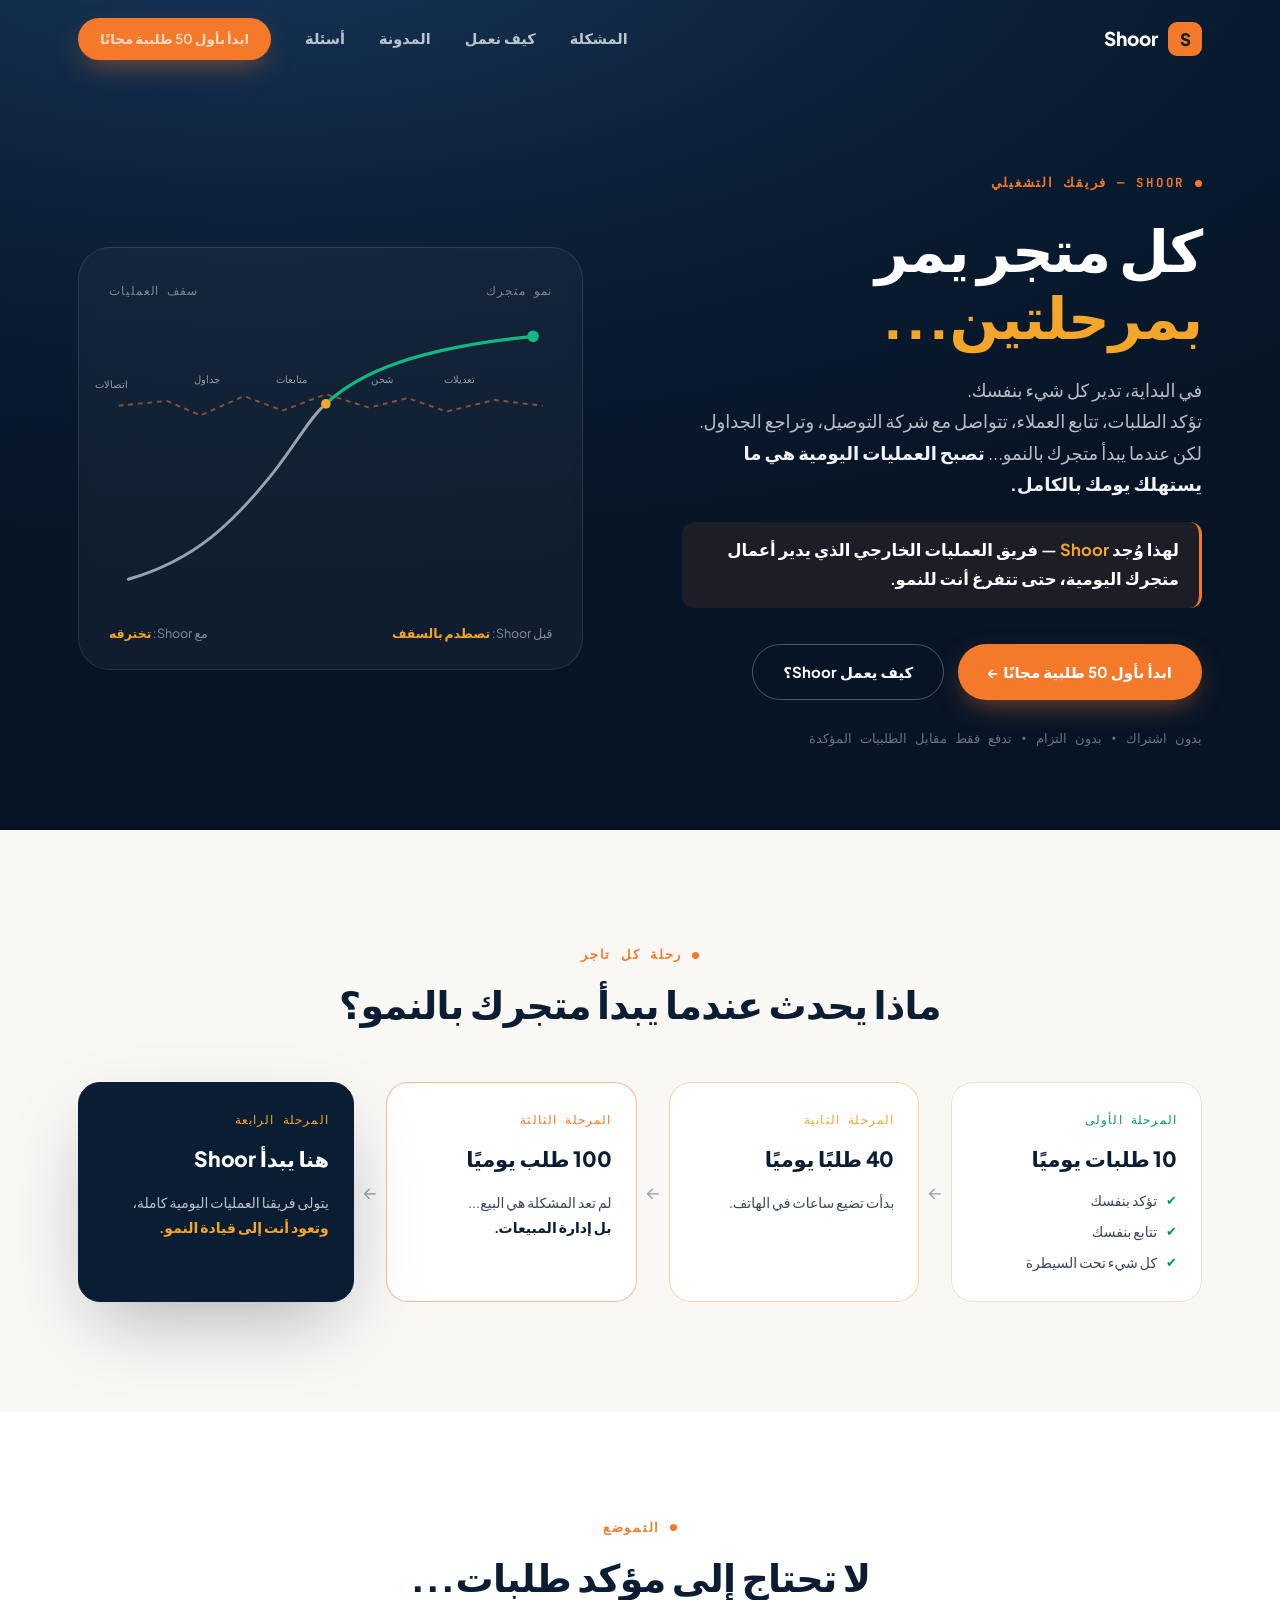
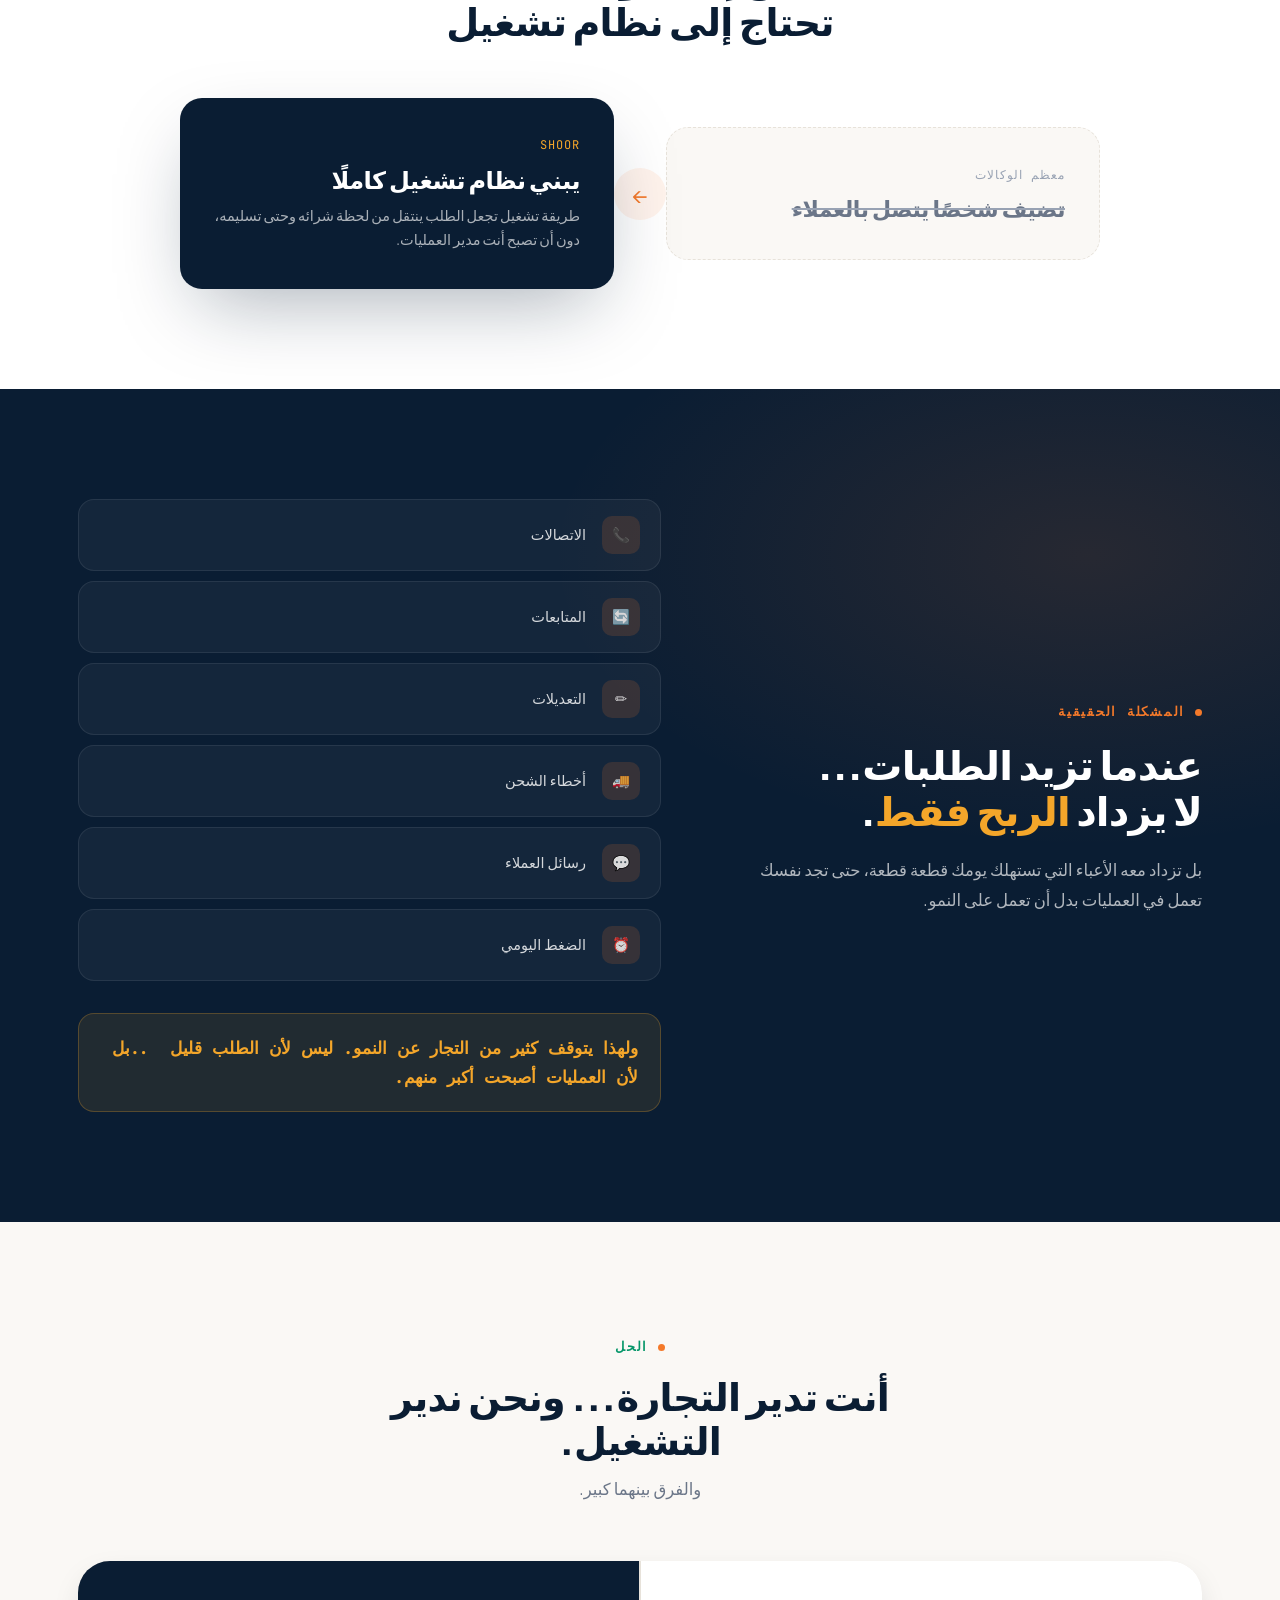
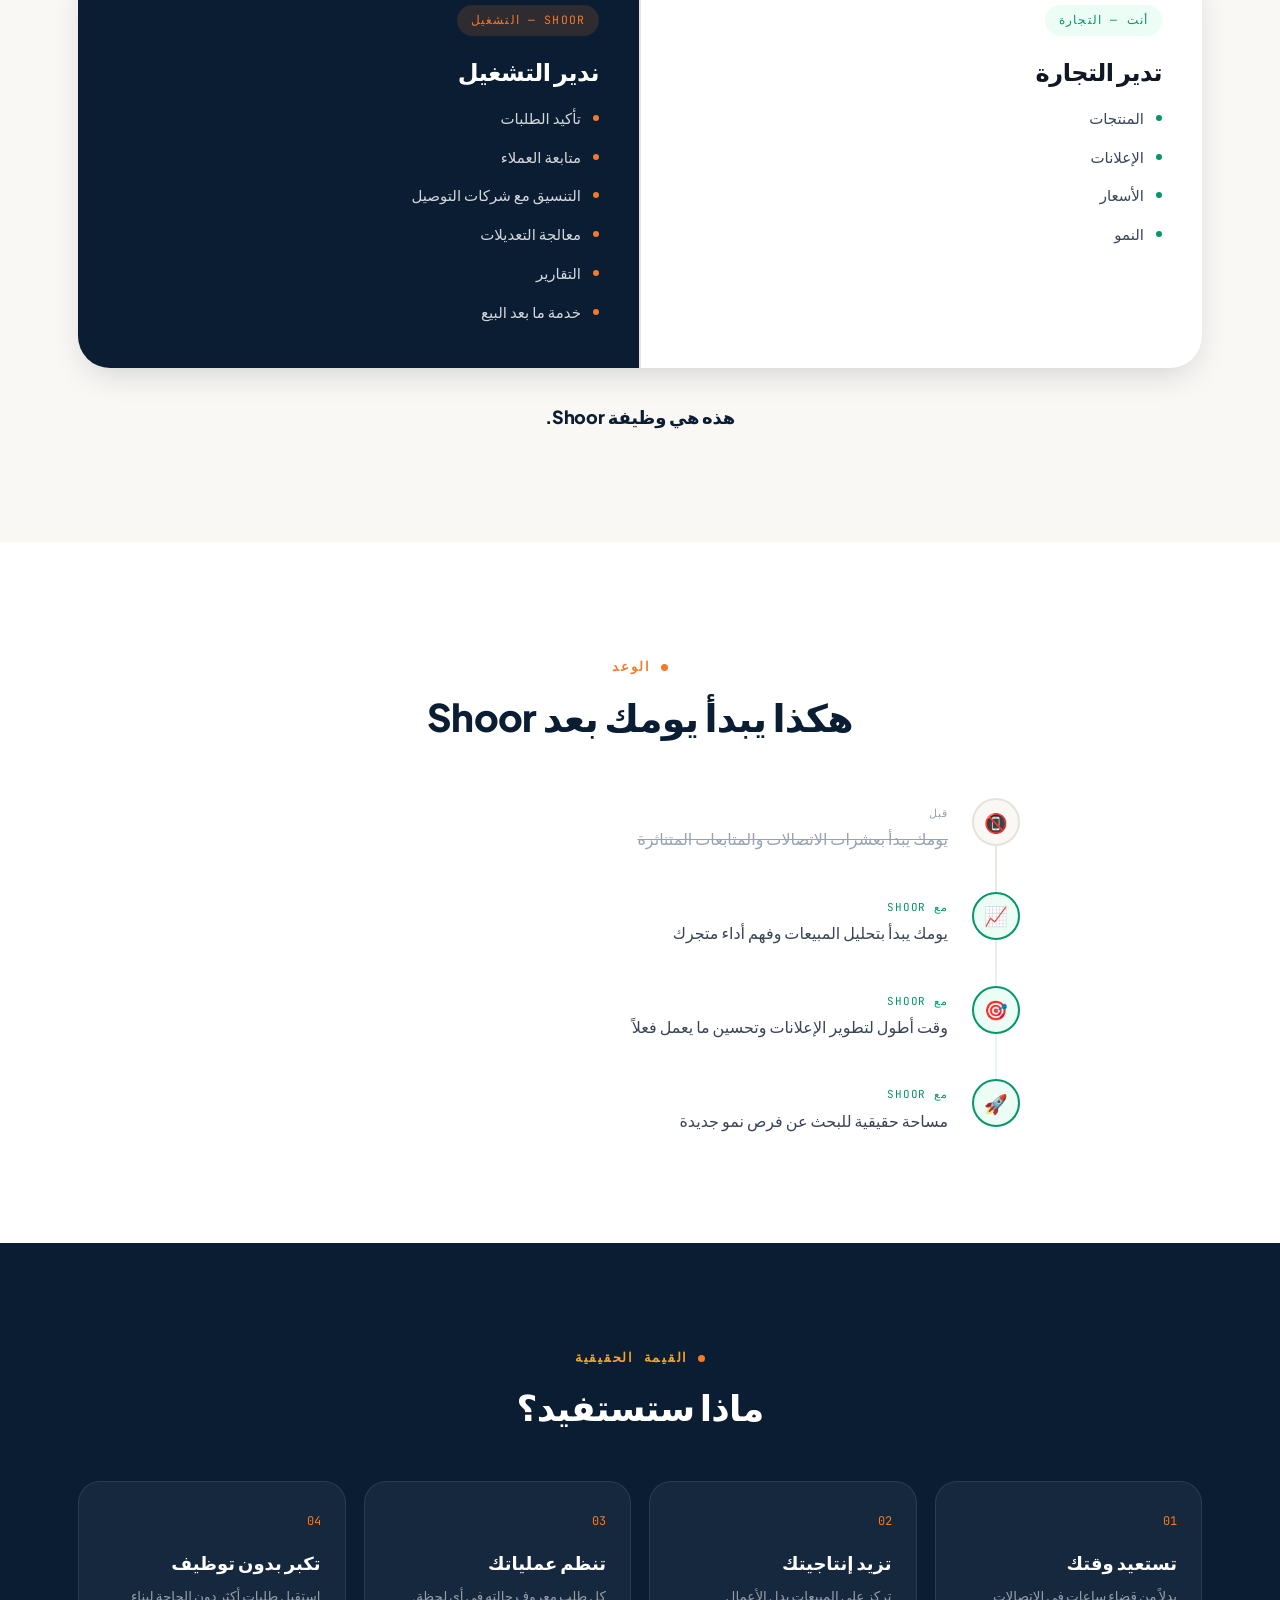
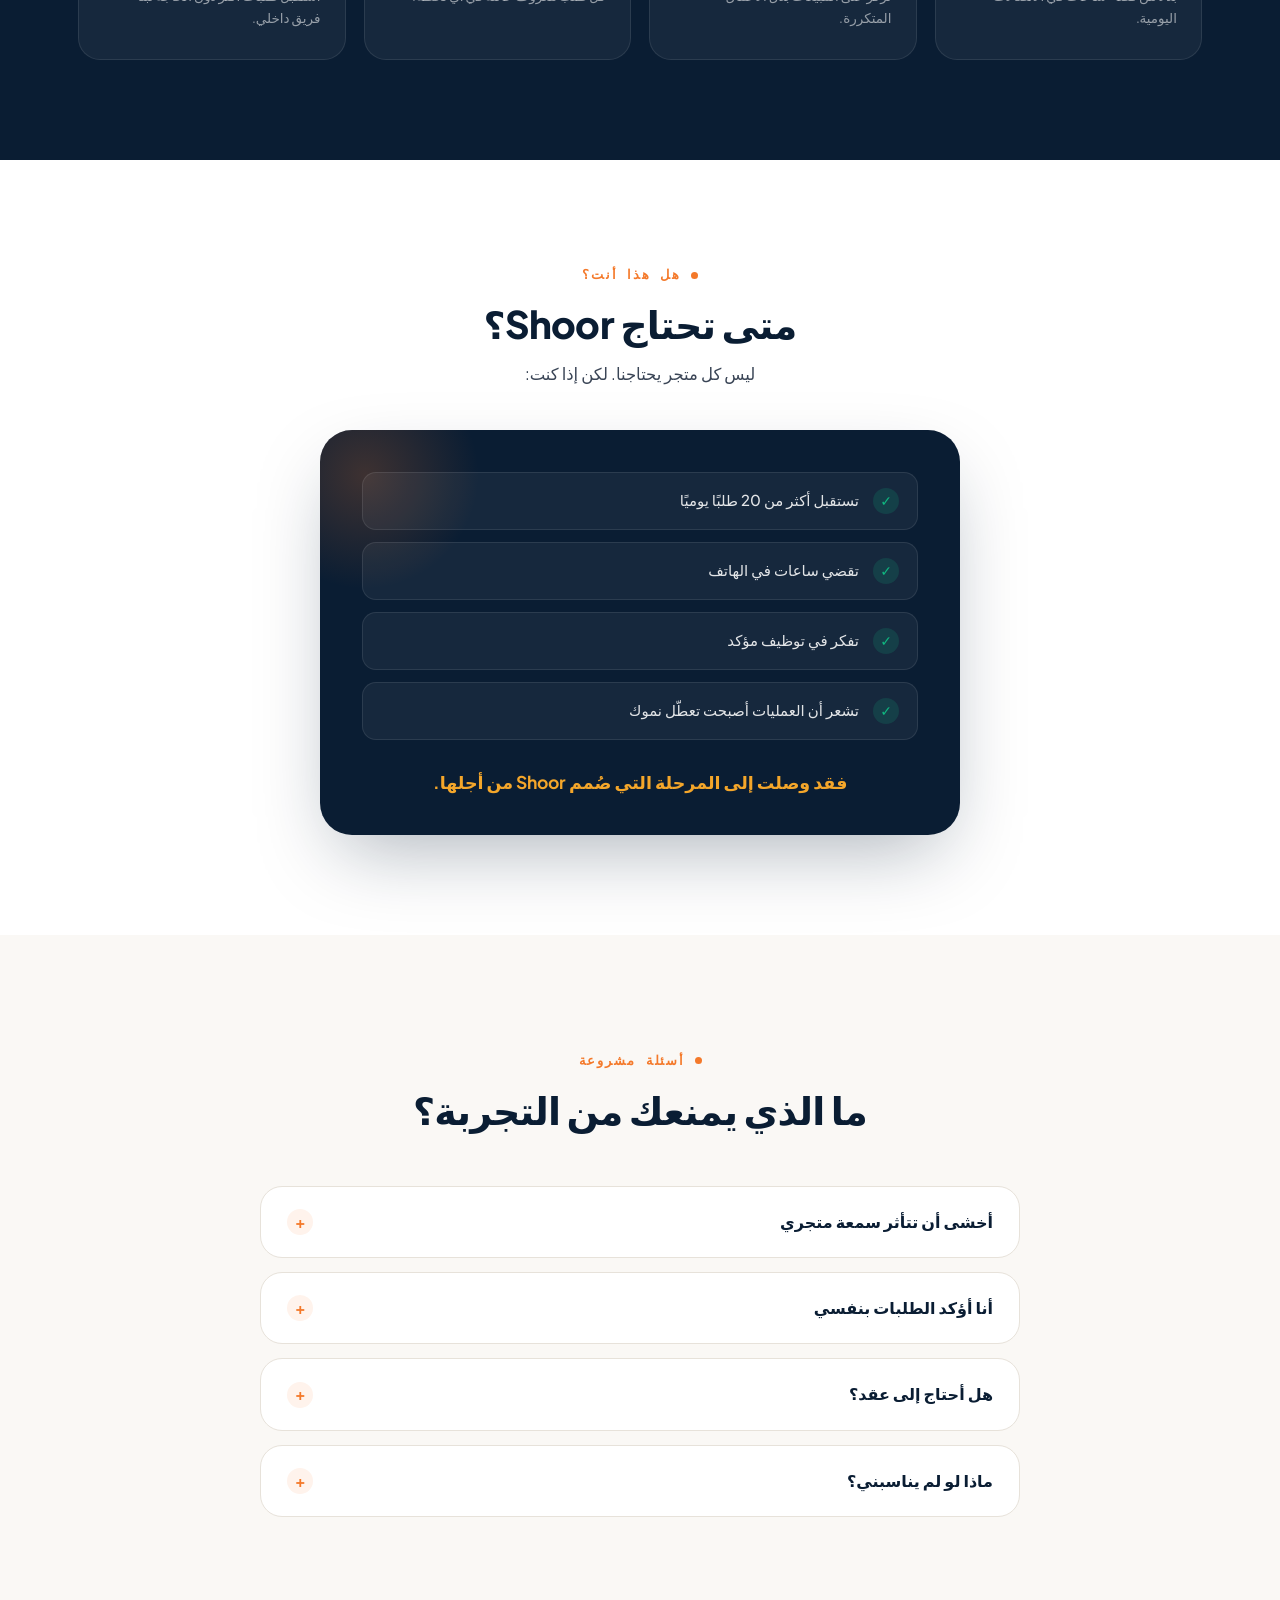
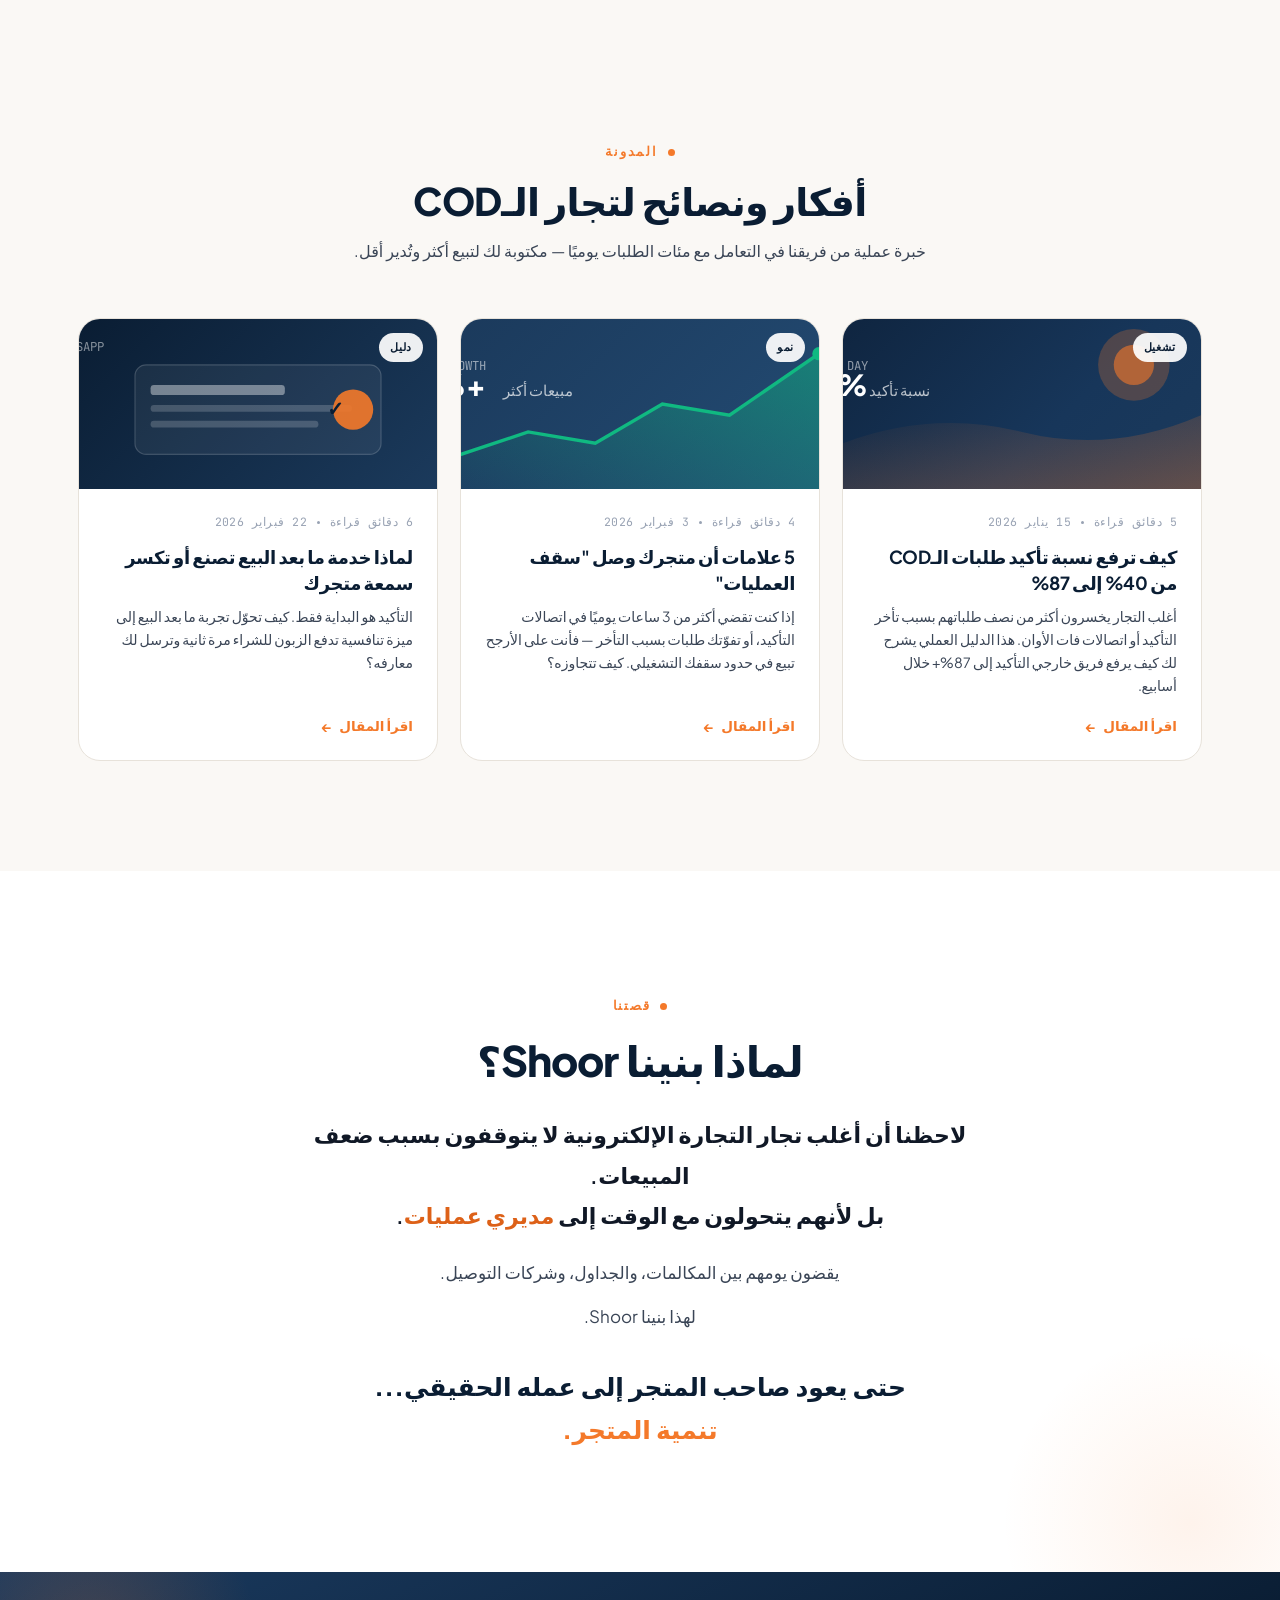
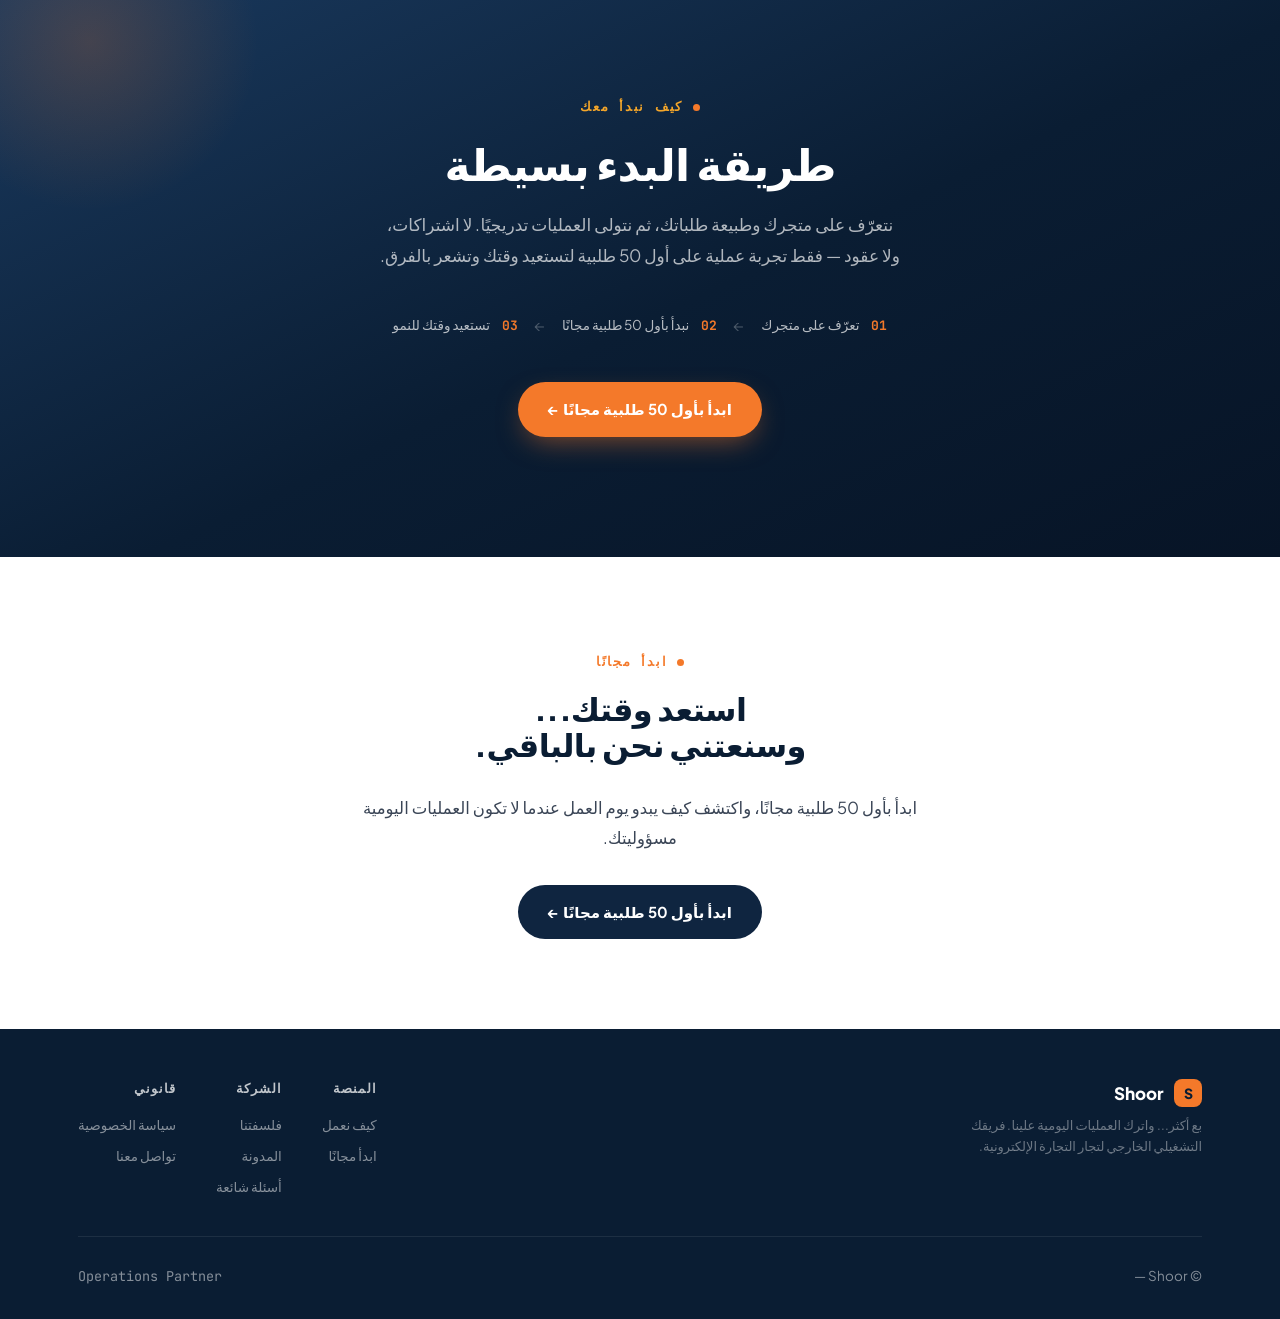
<file: index.html>
<!DOCTYPE html>
<html lang="ar" dir="rtl">
<head>
<meta charset="UTF-8">
<meta name="viewport" content="width=device-width, initial-scale=1.0">
<meta name="theme-color" content="#0F2540">
<meta name="description" content="Shoor فريق العمليات الخارجي لمتاجر COD (COD) في الجزائر — تأكيد الطلبات، متابعة العملاء، والتنسيق مع شركات التوصيل، حتى تتفرغ أنت لبيع أكثر.">
<title>Shoor | فريق العمليات الخارجي لمتاجر الدفع عند الاستلام </title>
<link rel="canonical" href="https://shoor.online/">
<meta name="robots" content="index, follow">
<meta name="geo.region" content="DZ">
<meta name="google-site-verification" content="google-site-verification=ABMkr09jc3Acr0DXxEPDk5AeG1ZzvCayrjixnov5oJg">
<link rel="icon" href="data:image/svg+xml,%3Csvg xmlns='http://www.w3.org/2000/svg' viewBox='0 0 100 100'%3E%3Crect width='100' height='100' rx='22' fill='%230F2540'/%3E%3Ctext x='50' y='68' font-family='Arial,sans-serif' font-weight='800' font-size='58' fill='%23F4792A' text-anchor='middle'%3ES%3C/text%3E%3C/svg%3E">
<meta property="og:type" content="website">
<meta property="og:locale" content="ar_DZ">
<meta property="og:site_name" content="Shoor">
<meta property="og:title" content="Shoor | فريق العمليات الخارجي لمتاجر الدفع عند الاستلام في الجزائر">
<meta property="og:description" content="تأكيد الطلبات، متابعة العملاء، والتنسيق مع شركات التوصيل — حتى تتفرغ أنت لبيع أكثر. جرّب Shoor مع أول 50 طلبية مجانًا.">
<meta property="og:url" content="https://shoor.online">
<meta name="twitter:card" content="summary_large_image">
<meta name="twitter:title" content="Shoor | فريق العمليات الخارجي لمتاجر الدفع عند الاستلام في الجزائر">
<meta name="twitter:description" content="تأكيد الطلبات، متابعة العملاء، والتنسيق مع شركات التوصيل — حتى تتفرغ أنت لبيع أكثر. جرّب Shoor مع أول 50 طلبية مجانًا.">

<!-- ══════════════════════════════════════════════════════════
     أدوات القياس والتتبع — استبدل المعرّفات أدناه بمعرّفاتك الفعلية
     قبل النشر: YOUR_META_PIXEL_ID / YOUR_TIKTOK_PIXEL_ID / G-XXXXXXXXXX
     ══════════════════════════════════════════════════════════ -->

<!-- Google Analytics (GA4) -->
<script async src="https://www.googletagmanager.com/gtag/js?id=G-XXXXXXXXXX"></script>
<script>
  window.dataLayer = window.dataLayer || [];
  function gtag(){ dataLayer.push(arguments); }
  gtag('js', new Date());
  gtag('config', 'G-XXXXXXXXXX');
</script>

<!-- Meta Pixel -->
<script>
!function(f,b,e,v,n,t,s)
{if(f.fbq)return;n=f.fbq=function(){n.callMethod?
n.callMethod.apply(n,arguments):n.queue.push(arguments)};
if(!f._fbq)f._fbq=n;n.push=n;n.loaded=!0;n.version='2.0';
n.queue=[];t=b.createElement(e);t.async=!0;
t.src=v;s=b.getElementsByTagName(e)[0];
s.parentNode.insertBefore(t,s)}(window, document,'script',
'https://connect.facebook.net/en_US/fbevents.js');
fbq('init', 'YOUR_META_PIXEL_ID');
fbq('track', 'PageView');
</script>
<noscript><img height="1" width="1" style="display:none" alt=""
src="https://www.facebook.com/tr?id=YOUR_META_PIXEL_ID&ev=PageView&noscript=1"></noscript>

<!-- TikTok Pixel -->
<script>
!function (w, d, t) {
  w.TiktokAnalyticsObject=t;var ttq=w[t]=w[t]||[];ttq.methods=["page","track","identify","instances","debug","on","off","once","ready","alias","group","enableCookie","disableCookie","holdConsent","revokeConsent","grantConsent"],ttq.setAndDefer=function(t,e){t[e]=function(){t.push([e].concat(Array.prototype.slice.call(arguments,0)))}};for(var i=0;i<ttq.methods.length;i++)ttq.setAndDefer(ttq,ttq.methods[i]);ttq.instance=function(t){for(var e=ttq._i[t]||[],n=0;n<e.length;n++)ttq.setAndDefer(e,ttq.methods[n]);return e},ttq.load=function(e,n){var r="https://analytics.tiktok.com/i18n/pixel/events.js",o=n&&n.partner;ttq._i=ttq._i||{},ttq._i[e]=[],ttq._i[e]._u=r,ttq._t=ttq._t||{},ttq._t[e]=+new Date,ttq._o=ttq._o||{},ttq._o[e]=n||{};n=document.createElement("script");n.type="text/javascript",n.async=!0,n.src=r+"?sdkid="+e+"&lib="+t;e=document.getElementsByTagName("script")[0];e.parentNode.insertBefore(n,e)};
  ttq.load('YOUR_TIKTOK_PIXEL_ID');
  ttq.page();
}(window, document, 'ttq');
</script>
<!-- ══════════════════════════════════════════════════════════ -->

<link rel="preconnect" href="https://fonts.googleapis.com">
<link rel="preconnect" href="https://fonts.gstatic.com" crossorigin>
<link href="https://fonts.googleapis.com/css2?family=Plus+Jakarta+Sans:wght@400;500;600;700;800&family=JetBrains+Mono:wght@400;500;600&display=swap" rel="stylesheet">

<!-- Structured Data — Organization -->
<script type="application/ld+json">
{
  "@context": "https://schema.org",
  "@type": "Organization",
  "name": "Shoor",
  "url": "https://shoor.online",
  "logo": "https://shoor.online/favicon.svg",
  "description": "فريق العمليات الخارجي لمتاجر الدفع عند الاستلام (COD) في الجزائر — تأكيد الطلبات، متابعة العملاء، والتنسيق مع شركات التوصيل.",
  "areaServed": { "@type": "Country", "name": "Algeria" },
  "contactPoint": {
    "@type": "ContactPoint",
    "contactType": "customer service",
    "telephone": "+213782090353",
    "availableLanguage": ["Arabic", "French"]
  }
}
</script>

<!-- Structured Data — FAQPage (mirrors the objections section verbatim) -->
<script type="application/ld+json">
{
  "@context": "https://schema.org",
  "@type": "FAQPage",
  "mainEntity": [
    {
      "@type": "Question",
      "name": "أخشى أن تتأثر سمعة متجري",
      "acceptedAnswer": {
        "@type": "Answer",
        "text": "فريق Shoor يتعامل مع عملائك كما لو كانوا عملاءنا، وبأسلوب احترافي يحافظ على صورة علامتك التجارية."
      }
    },
    {
      "@type": "Question",
      "name": "أنا أؤكد الطلبات بنفسي",
      "acceptedAnswer": {
        "@type": "Answer",
        "text": "هذا مناسب في البداية، لكن مع نمو متجرك سيصبح وقتك أغلى من أن تقضيه في الاتصالات اليومية."
      }
    },
    {
      "@type": "Question",
      "name": "هل أحتاج إلى عقد؟",
      "acceptedAnswer": {
        "@type": "Answer",
        "text": "لا. يمكنك البدء مجانًا، وإذا وجدت أن Shoor يوفر عليك الوقت ويزيد كفاءة عملياتك، تستمر معنا."
      }
    },
    {
      "@type": "Question",
      "name": "ماذا لو لم يناسبني؟",
      "acceptedAnswer": {
        "@type": "Answer",
        "text": "يمكنك التوقف في أي وقت، فلا توجد عقود طويلة أو التزامات معقدة."
      }
    }
  ]
}
</script>
<style>
:root{
  --navy-deep:#0A1D33; --navy:#0F2540; --navy-mid:#1B3A5C; --navy-soft:#234b73;
  --orange:#F4792A; --orange-deep:#DD6118; --orange-soft:#FFF3EC;
  --gold:#F4A62A;
  --emerald:#059669; --emerald-mid:#10B981; --emerald-soft:#ECFDF5;
  --cream:#FAF8F5; --paper:#FFFFFF;
  --ink:#101826; --ink2:#3A4556; --sub:#6B7688; --muted:#98A2B3;
  --border:#E7E2DA; --border-dark:rgba(255,255,255,.12);
  --r:14px; --r2:22px; --r3:32px;
  --font:'Plus Jakarta Sans',system-ui,sans-serif;
  --mono:'JetBrains Mono',monospace;
  --shadow-lg:0 30px 80px -20px rgba(10,29,51,.35);
  --shadow-md:0 12px 32px -8px rgba(10,29,51,.18);
}
*{box-sizing:border-box;margin:0;padding:0;}
html{scroll-behavior:smooth;}
body{
  font-family:var(--font); background:var(--cream); color:var(--ink);
  font-size:16px; line-height:1.65; -webkit-font-smoothing:antialiased;
  overflow-x:hidden;
}
img,svg{display:block;max-width:100%;}
.wrap{max-width:1180px;margin:0 auto;padding:0 28px;}
.eyebrow{
  display:inline-flex;align-items:center;gap:10px;font-family:var(--mono);
  font-size:12.5px;letter-spacing:.14em;text-transform:uppercase;font-weight:600;
}
.eyebrow::before{content:'';width:7px;height:7px;border-radius:50%;background:var(--orange);flex-shrink:0;}
h1,h2,h3{font-weight:800;letter-spacing:-.02em;line-height:1.15;}
a{color:inherit;text-decoration:none;}
.btn{
  display:inline-flex;align-items:center;gap:10px;border:none;border-radius:999px;
  padding:15px 30px;font-family:var(--font);font-size:15px;font-weight:700;
  cursor:pointer;transition:all .25s cubic-bezier(.2,.8,.2,1);white-space:nowrap;
}
.btn-primary{background:var(--orange);color:#fff;box-shadow:0 10px 28px -8px rgba(244,121,42,.55);}
.btn-primary:hover{background:var(--orange-deep);transform:translateY(-2px);box-shadow:0 16px 36px -8px rgba(244,121,42,.65);}
.btn-ghost{background:transparent;color:var(--paper);border:1.5px solid rgba(255,255,255,.28);}
.btn-ghost:hover{background:rgba(255,255,255,.08);border-color:rgba(255,255,255,.5);}
.btn-dark{background:var(--navy);color:#fff;}
.btn-dark:hover{background:var(--navy-mid);transform:translateY(-2px);}
section{position:relative;}
.reveal{opacity:0;transform:translateY(28px);transition:opacity .8s cubic-bezier(.2,.7,.2,1),transform .8s cubic-bezier(.2,.7,.2,1);}
.reveal.in{opacity:1;transform:translateY(0);}

/* ══════ NAV ══════ */
#nav{
  position:fixed;top:0;right:0;left:0;z-index:500;padding:18px 0;
  transition:background .3s,padding .3s,box-shadow .3s;
}
#nav.scrolled{background:rgba(10,29,51,.92);backdrop-filter:blur(16px);padding:12px 0;box-shadow:0 4px 24px rgba(0,0,0,.15);}
.nav-inner{display:flex;align-items:center;justify-content:space-between;}
.nav-logo{display:flex;align-items:center;gap:10px;color:#fff;font-weight:800;font-size:19px;}
.nav-logo .mark{width:34px;height:34px;background:var(--orange);border-radius:9px;display:flex;align-items:center;justify-content:center;font-size:17px;color:var(--navy-deep);font-weight:800;}
.nav-links{display:flex;gap:34px;align-items:center;}
.nav-links a{color:rgba(255,255,255,.72);font-size:14.5px;font-weight:600;transition:color .2s;}
.nav-links a:hover{color:#fff;}
@media(max-width:860px){.nav-links a:not(.btn){display:none;}}

/* ══════ HERO ══════ */
#hero{
  background:radial-gradient(ellipse 120% 80% at 20% -10%, #17365a 0%, var(--navy-deep) 55%, #071426 100%);
  color:#fff; padding:168px 0 0; overflow:hidden;
}
.hero-grid{display:grid;grid-template-columns:1.05fr .95fr;gap:60px;align-items:center;padding-bottom:80px;}
.hero-eyebrow{color:var(--orange);}
.hero-title{font-size:clamp(34px,5vw,58px);margin:22px 0 24px;}
.hero-title .hl{color:var(--gold);}
.hero-sub{font-size:18px;color:rgba(255,255,255,.72);max-width:520px;line-height:1.75;margin-bottom:22px;}
.hero-sub b{color:rgba(255,255,255,.95);font-weight:700;}
.hero-turn{
  font-size:16.5px;color:#fff;font-weight:600;max-width:520px;line-height:1.75;
  margin:0 0 36px;padding:14px 20px;border-right:3px solid var(--orange);
  background:rgba(244,121,42,.09);border-radius:12px;
}
.hero-turn b{color:var(--gold);}
.hero-ctas{display:flex;gap:14px;flex-wrap:wrap;margin-bottom:28px;}
.hero-note{font-size:13px;color:rgba(255,255,255,.4);font-family:var(--mono);}

/* Signature visual: growth ceiling */
.ceiling-viz{position:relative;}
.ceiling-card{
  background:rgba(255,255,255,.04);border:1px solid rgba(255,255,255,.1);
  border-radius:var(--r3);padding:34px 30px 26px;backdrop-filter:blur(6px);
}
.ceiling-label{font-family:var(--mono);font-size:11.5px;color:rgba(255,255,255,.45);letter-spacing:.08em;text-transform:uppercase;margin-bottom:18px;display:flex;justify-content:space-between;}
svg#ceilingSvg{width:100%;height:auto;overflow:visible;}
.chaos-tag{font-family:var(--mono);font-size:10.5px;fill:rgba(255,255,255,.55);}
.ceiling-caption{display:flex;justify-content:space-between;margin-top:14px;font-size:12.5px;color:rgba(255,255,255,.5);}
.ceiling-caption b{color:var(--gold);font-weight:700;}

/* ══════ GROWTH STAGES ══════ */
#stages{background:var(--cream);padding:110px 0;}
.stages-head{text-align:center;max-width:640px;margin:0 auto 56px;}
.stages-head .eyebrow{color:var(--orange);justify-content:center;}
.stages-head h2{font-size:clamp(26px,3.4vw,38px);color:var(--navy-deep);margin-top:16px;}
.stages-track{display:grid;grid-template-columns:1fr auto 1fr auto 1fr auto 1.1fr;align-items:stretch;}
.stage-card{background:var(--paper);border:1.5px solid var(--border);border-radius:var(--r2);padding:28px 24px;display:flex;flex-direction:column;transition:transform .25s,box-shadow .25s;}
.stage-card:hover{transform:translateY(-5px);box-shadow:var(--shadow-md);}
.stage-num{font-family:var(--mono);font-size:11.5px;letter-spacing:.1em;text-transform:uppercase;margin-bottom:12px;}
.stage-ok .stage-num{color:var(--emerald);}
.stage-warn{border-color:rgba(244,166,42,.45);}
.stage-warn .stage-num{color:var(--gold);}
.stage-danger{border-color:rgba(244,121,42,.5);}
.stage-danger .stage-num{color:var(--orange);}
.stage-shoor{background:var(--navy-deep);border-color:var(--navy-deep);color:#fff;box-shadow:var(--shadow-lg);}
.stage-shoor .stage-num{color:var(--gold);}
.stage-volume{font-size:21px;font-weight:800;letter-spacing:-.01em;margin-bottom:14px;color:var(--navy-deep);}
.stage-shoor .stage-volume{color:#fff;}
.stage-card ul{list-style:none;display:flex;flex-direction:column;gap:9px;}
.stage-card ul li{font-size:14px;color:var(--ink2);display:flex;gap:9px;align-items:flex-start;line-height:1.55;}
.stage-card ul li::before{content:'✔';color:var(--emerald);font-size:13px;flex-shrink:0;}
.stage-card p{font-size:14px;color:var(--ink2);line-height:1.75;}
.stage-card p b{color:var(--navy-deep);}
.stage-shoor p{color:rgba(255,255,255,.72);}
.stage-shoor p b{color:var(--gold);}
.stage-arrow{display:flex;align-items:center;justify-content:center;color:var(--muted);font-size:19px;padding:0 9px;}
@media(max-width:980px){
  .stages-track{grid-template-columns:1fr;gap:6px;}
  .stage-arrow{transform:rotate(-90deg);padding:2px 0;}
}

/* ══════ REPOSITION ══════ */
#reposition{background:var(--paper);padding:100px 0;}
.repo-head{text-align:center;max-width:640px;margin:0 auto 56px;}
.repo-head .eyebrow{color:var(--orange);justify-content:center;}
.repo-head h2{font-size:clamp(26px,3.4vw,38px);margin-top:16px;color:var(--navy-deep);}
.repo-grid{display:grid;grid-template-columns:1fr auto 1fr;gap:0;align-items:center;max-width:920px;margin:0 auto;}
.repo-card{padding:38px 34px;border-radius:var(--r2);}
.repo-before{background:var(--cream);border:1.5px dashed var(--border);}
.repo-before .tag{font-family:var(--mono);font-size:12px;color:var(--muted);text-transform:uppercase;letter-spacing:.08em;}
.repo-before h3{color:var(--sub);font-size:22px;margin-top:10px;text-decoration:line-through;text-decoration-color:var(--muted);text-decoration-thickness:2px;}
.repo-after{background:var(--navy-deep);color:#fff;box-shadow:var(--shadow-lg);}
.repo-after .tag{font-family:var(--mono);font-size:12px;color:var(--gold);text-transform:uppercase;letter-spacing:.08em;}
.repo-after h3{font-size:24px;margin-top:10px;}
.repo-after p{color:rgba(255,255,255,.65);margin-top:10px;font-size:14.5px;}
.repo-arrow{width:52px;height:52px;border-radius:50%;background:var(--orange-soft);display:flex;align-items:center;justify-content:center;color:var(--orange);font-size:22px;margin:0 auto;flex-shrink:0;}
@media(max-width:760px){.repo-grid{grid-template-columns:1fr;gap:18px;}.repo-arrow{transform:rotate(90deg);}}

/* ══════ PROBLEM ══════ */
#problem{background:var(--navy-deep);color:#fff;padding:110px 0;position:relative;}
#problem::before{content:'';position:absolute;inset:0;background:radial-gradient(ellipse 60% 50% at 85% 20%,rgba(244,121,42,.12) 0%,transparent 70%);pointer-events:none;}
.problem-inner{position:relative;z-index:1;display:grid;grid-template-columns:.9fr 1.1fr;gap:64px;align-items:center;}
.problem-eyebrow{color:var(--orange);}
.problem-title{font-size:clamp(28px,3.6vw,40px);margin:18px 0 22px;}
.problem-title .accent{color:var(--gold);}
.problem-lead{color:rgba(255,255,255,.68);font-size:16.5px;line-height:1.8;max-width:460px;}
.chaos-stack{display:flex;flex-direction:column;gap:10px;}
.chaos-row{
  display:flex;align-items:center;gap:16px;background:rgba(255,255,255,.045);
  border:1px solid rgba(255,255,255,.08);border-radius:16px;padding:16px 20px;
  transition:background .25s,border-color .25s;
}
.chaos-row:hover{background:rgba(255,255,255,.08);border-color:rgba(255,255,255,.16);}
.chaos-icon{width:38px;height:38px;border-radius:10px;background:rgba(244,121,42,.15);color:var(--orange);display:flex;align-items:center;justify-content:center;flex-shrink:0;font-size:17px;}
.chaos-row span{font-size:14.5px;color:rgba(255,255,255,.82);font-weight:500;}
.chaos-result{margin-top:22px;background:rgba(244,166,42,.1);border:1px solid rgba(244,166,42,.25);border-radius:16px;padding:20px 22px;}
.chaos-result b{color:var(--gold);font-size:17px;display:block;font-family:var(--mono);}
@media(max-width:860px){.problem-inner{grid-template-columns:1fr;}}

/* ══════ SOLUTION SPLIT ══════ */
#solution{background:var(--cream);padding:110px 0;}
.sol-head{text-align:center;max-width:600px;margin:0 auto 58px;}
.sol-head .eyebrow{color:var(--emerald);justify-content:center;}
.sol-head h2{font-size:clamp(26px,3.4vw,38px);color:var(--navy-deep);margin-top:16px;}
.split{display:grid;grid-template-columns:1fr 1fr;gap:2px;background:var(--border);border-radius:var(--r3);overflow:hidden;box-shadow:var(--shadow-md);}
.split-col{background:var(--paper);padding:44px 40px;}
.split-col.you{background:var(--paper);}
.split-col.shoor{background:var(--navy-deep);color:#fff;}
.split-badge{display:inline-block;font-family:var(--mono);font-size:11.5px;letter-spacing:.1em;text-transform:uppercase;padding:6px 14px;border-radius:999px;margin-bottom:22px;}
.split-col.you .split-badge{background:var(--emerald-soft);color:var(--emerald);}
.split-col.shoor .split-badge{background:rgba(244,121,42,.15);color:var(--orange);}
.split-col h3{font-size:24px;margin-bottom:20px;}
.split-col.shoor h3{color:#fff;}
.split-list{display:flex;flex-direction:column;gap:14px;}
.split-item{display:flex;align-items:flex-start;gap:12px;font-size:15px;}
.split-col.you .split-item{color:var(--ink2);}
.split-col.shoor .split-item{color:rgba(255,255,255,.82);}
.split-dot{width:6px;height:6px;border-radius:50%;margin-top:9px;flex-shrink:0;}
.split-col.you .split-dot{background:var(--emerald);}
.split-col.shoor .split-dot{background:var(--orange);}
.sol-note{text-align:center;font-size:18px;font-weight:800;color:var(--navy-deep);margin-top:34px;letter-spacing:-.01em;}
@media(max-width:760px){.split{grid-template-columns:1fr;}}

/* ══════ DAY TIMELINE ══════ */
#promise{background:var(--paper);padding:110px 0;}
.promise-head{text-align:center;max-width:640px;margin:0 auto 60px;}
.promise-head .eyebrow{color:var(--orange);justify-content:center;}
.promise-head h2{font-size:clamp(26px,3.4vw,38px);color:var(--navy-deep);margin-top:16px;}
.timeline{max-width:760px;margin:0 auto;position:relative;}
.timeline::before{content:'';position:absolute;top:0;bottom:0;right:23px;width:2px;background:linear-gradient(180deg,var(--border) 0%,var(--emerald-soft) 100%);}
.tl-row{display:flex;gap:24px;padding-bottom:40px;position:relative;}
.tl-row:last-child{padding-bottom:0;}
.tl-dot{width:48px;height:48px;border-radius:50%;background:var(--cream);border:2px solid var(--border);display:flex;align-items:center;justify-content:center;font-size:19px;flex-shrink:0;z-index:1;}
.tl-row.after .tl-dot{background:var(--emerald-soft);border-color:var(--emerald);}
.tl-content{padding-top:6px;}
.tl-tag{font-family:var(--mono);font-size:11px;color:var(--muted);text-transform:uppercase;letter-spacing:.08em;}
.tl-row.after .tl-tag{color:var(--emerald);}
.tl-content p{font-size:16px;color:var(--ink2);margin-top:4px;font-weight:500;line-height:1.6;}
.tl-content p del{color:var(--muted);}

/* ══════ VALUE CARDS ══════ */
#value{background:var(--navy-deep);color:#fff;padding:100px 0;}
.value-head{text-align:center;max-width:560px;margin:0 auto 54px;}
.value-head .eyebrow{color:var(--gold);justify-content:center;}
.value-head h2{font-size:clamp(26px,3.4vw,36px);margin-top:16px;}
.value-grid{display:grid;grid-template-columns:repeat(4,1fr);gap:18px;}
.value-card{background:rgba(255,255,255,.05);border:1px solid rgba(255,255,255,.09);border-radius:var(--r2);padding:30px 24px;transition:transform .25s,background .25s;}
.value-card:hover{transform:translateY(-6px);background:rgba(255,255,255,.08);}
.value-num{font-family:var(--mono);font-size:12px;color:var(--orange);margin-bottom:16px;}
.value-card h4{font-size:18px;margin-bottom:8px;}
.value-card p{font-size:13.5px;color:rgba(255,255,255,.55);line-height:1.6;}
@media(max-width:900px){.value-grid{grid-template-columns:1fr 1fr;}}
@media(max-width:520px){.value-grid{grid-template-columns:1fr;}}

/* ══════ FIT ══════ */
#fit{background:var(--paper);padding:100px 0;}
.fit-head{text-align:center;max-width:600px;margin:0 auto 42px;}
.fit-head .eyebrow{color:var(--orange);justify-content:center;}
.fit-head h2{font-size:clamp(26px,3.4vw,38px);color:var(--navy-deep);margin-top:16px;}
.fit-head p{color:var(--ink2);font-size:16.5px;margin-top:14px;line-height:1.7;}
.fit-card{
  max-width:640px;margin:0 auto;background:var(--navy-deep);border-radius:var(--r3);
  padding:42px 42px 38px;box-shadow:var(--shadow-lg);position:relative;overflow:hidden;
}
.fit-card::before{content:'';position:absolute;top:-70px;left:-70px;width:230px;height:230px;background:radial-gradient(circle,rgba(244,121,42,.22),transparent 70%);pointer-events:none;}
.fit-list{display:flex;flex-direction:column;gap:12px;position:relative;z-index:1;}
.fit-item{
  display:flex;align-items:center;gap:14px;background:rgba(255,255,255,.05);
  border:1px solid rgba(255,255,255,.09);border-radius:14px;padding:15px 18px;
  color:rgba(255,255,255,.88);font-size:15px;font-weight:500;transition:background .25s;
}
.fit-item:hover{background:rgba(255,255,255,.08);}
.fit-check{
  width:26px;height:26px;border-radius:50%;background:rgba(16,185,129,.16);color:var(--emerald-mid);
  display:flex;align-items:center;justify-content:center;font-size:14px;font-weight:700;flex-shrink:0;
}
.fit-conclusion{
  text-align:center;color:var(--gold);font-weight:700;font-size:17.5px;
  margin:28px 0 0;position:relative;z-index:1;line-height:1.7;
}
@media(max-width:560px){.fit-card{padding:34px 24px 30px;}}

/* ══════ WHY ══════ */
#why{background:var(--paper);padding:120px 0;position:relative;overflow:hidden;}
#why::before{content:'';position:absolute;bottom:-140px;right:-100px;width:380px;height:380px;background:radial-gradient(circle,rgba(244,121,42,.09),transparent 70%);pointer-events:none;}
.why-inner{max-width:720px;margin:0 auto;text-align:center;position:relative;z-index:1;}
.why-inner .eyebrow{color:var(--orange);justify-content:center;}
.why-inner h2{font-size:clamp(28px,3.8vw,42px);color:var(--navy-deep);margin:18px 0 30px;}
.why-lead{font-size:clamp(18px,2.2vw,22px);color:var(--ink);font-weight:600;line-height:1.85;margin-bottom:20px;}
.why-lead b{color:var(--orange-deep);}
.why-text{font-size:17px;color:var(--ink2);line-height:1.9;margin-bottom:12px;}
.why-punch{font-size:clamp(19px,2.5vw,25px);font-weight:800;color:var(--navy-deep);margin:32px 0 0;line-height:1.75;}
.why-punch span{color:var(--orange);}

/* ══════ OBJECTIONS ══════ */
#objections{background:var(--cream);padding:110px 0;}
.obj-head{text-align:center;max-width:600px;margin:0 auto 54px;}
.obj-head .eyebrow{color:var(--orange);justify-content:center;}
.obj-head h2{font-size:clamp(26px,3.4vw,38px);color:var(--navy-deep);margin-top:16px;}
.obj-list{max-width:760px;margin:0 auto;display:flex;flex-direction:column;gap:14px;}
.obj-item{background:var(--paper);border:1px solid var(--border);border-radius:var(--r2);overflow:hidden;transition:border-color .25s;}
.obj-item.open{border-color:var(--orange);}
.obj-q{display:flex;align-items:center;justify-content:space-between;gap:16px;padding:22px 26px;cursor:pointer;font-weight:700;font-size:16px;color:var(--navy-deep);}
.obj-plus{width:26px;height:26px;border-radius:50%;background:var(--orange-soft);color:var(--orange);display:flex;align-items:center;justify-content:center;flex-shrink:0;font-size:16px;transition:transform .3s;}
.obj-item.open .obj-plus{transform:rotate(45deg);}
.obj-a{max-height:0;overflow:hidden;transition:max-height .35s cubic-bezier(.2,.7,.2,1);}
.obj-item.open .obj-a{max-height:200px;}
.obj-a p{padding:0 26px 24px;color:var(--ink2);font-size:15px;line-height:1.75;}

/* ══════ ASSESSMENT CTA ══════ */
#assess{background:linear-gradient(155deg,#1a3a5f 0%, var(--navy-deep) 55%, #071426 100%);color:#fff;padding:120px 0;position:relative;overflow:hidden;}
#assess::before{content:'';position:absolute;top:-100px;left:-80px;width:340px;height:340px;background:radial-gradient(circle,rgba(244,121,42,.2) 0%,transparent 70%);}
.assess-inner{position:relative;z-index:1;max-width:720px;margin:0 auto;text-align:center;}
.assess-inner .eyebrow{color:var(--gold);justify-content:center;}
.assess-inner h2{font-size:clamp(28px,4vw,44px);margin:20px 0 20px;}
.assess-inner p{font-size:17px;color:rgba(255,255,255,.68);max-width:520px;margin:0 auto 38px;line-height:1.8;}
.assess-steps{display:flex;justify-content:center;gap:0;margin:44px 0 46px;flex-wrap:wrap;}
.assess-step{display:flex;align-items:center;gap:12px;padding:0 22px;position:relative;}
.assess-step:not(:last-child)::after{content:'←';position:absolute;left:-6px;color:rgba(255,255,255,.25);font-size:15px;}
.assess-step-num{font-family:var(--mono);font-size:13px;color:var(--orange);font-weight:700;}
.assess-step-label{font-size:13.5px;color:rgba(255,255,255,.7);}
@media(max-width:700px){.assess-step:not(:last-child)::after{content:'';}}

/* ══════ FOOTER CTA ══════ */
#final-cta{background:var(--paper);padding:90px 0;text-align:center;}
#final-cta .eyebrow{color:var(--orange);justify-content:center;}
#final-cta h2{font-size:clamp(24px,3vw,32px);color:var(--navy-deep);margin:16px 0 30px;max-width:560px;margin-left:auto;margin-right:auto;}

footer{background:var(--navy-deep);color:rgba(255,255,255,.5);padding:50px 0 32px;font-size:13.5px;}
.foot-inner{display:flex;justify-content:space-between;align-items:center;flex-wrap:wrap;gap:16px;border-top:1px solid rgba(255,255,255,.08);padding-top:28px;margin-top:28px;}
.foot-top{display:flex;justify-content:space-between;align-items:flex-start;flex-wrap:wrap;gap:30px;}
.foot-brand{display:flex;align-items:center;gap:10px;color:#fff;font-weight:800;font-size:17px;}
.foot-brand .mark{width:28px;height:28px;background:var(--orange);border-radius:8px;display:flex;align-items:center;justify-content:center;font-size:14px;color:var(--navy-deep);font-weight:800;}
.foot-tagline{color:rgba(255,255,255,.4);font-size:13px;margin-top:8px;max-width:260px;line-height:1.6;}
.foot-links{display:flex;gap:40px;}
.foot-col h5{color:rgba(255,255,255,.75);font-size:12.5px;text-transform:uppercase;letter-spacing:.08em;margin-bottom:14px;font-family:var(--mono);}
.foot-col a{display:block;color:rgba(255,255,255,.5);font-size:13.5px;margin-bottom:9px;transition:color .2s;}
.foot-col a:hover{color:#fff;}

/* ══════ LEAD MODAL ══════ */
.modal-backdrop{
  position:fixed;inset:0;background:rgba(10,29,51,.55);backdrop-filter:blur(6px);
  z-index:1000;display:flex;align-items:center;justify-content:center;padding:20px;
  opacity:0;pointer-events:none;transition:opacity .3s;
}
.modal-backdrop.open{opacity:1;pointer-events:auto;}
.modal{
  background:var(--paper);border-radius:var(--r3);width:100%;max-width:480px;
  padding:38px 36px 32px;box-shadow:var(--shadow-lg);position:relative;
  transform:translateY(20px) scale(.96);transition:transform .3s cubic-bezier(.2,.8,.2,1);
  max-height:92vh;overflow-y:auto;
}
.modal-backdrop.open .modal{transform:translateY(0) scale(1);}
.modal-close{
  position:absolute;top:14px;left:14px;width:34px;height:34px;border-radius:50%;
  background:var(--cream);color:var(--ink2);border:none;cursor:pointer;font-size:18px;
  display:flex;align-items:center;justify-content:center;transition:background .2s;
}
.modal-close:hover{background:var(--border);}
.modal-eyebrow{
  display:inline-flex;align-items:center;gap:8px;font-family:var(--mono);
  font-size:11.5px;letter-spacing:.14em;text-transform:uppercase;font-weight:600;color:var(--orange);
}
.modal-eyebrow::before{content:'';width:6px;height:6px;border-radius:50%;background:var(--orange);}
.modal h3{font-size:22px;color:var(--navy-deep);margin:12px 0 8px;line-height:1.3;}
.modal-sub{color:var(--sub);font-size:14px;line-height:1.65;margin-bottom:22px;}
.field{margin-bottom:14px;}
.field label{display:block;font-size:13px;font-weight:600;color:var(--navy-deep);margin-bottom:6px;}
.field label .req{color:var(--orange);}
.field input,.field select{
  width:100%;padding:12px 14px;font-family:var(--font);font-size:15px;color:var(--ink);
  background:var(--cream);border:1.5px solid var(--border);border-radius:12px;
  transition:border-color .2s,background .2s;outline:none;
}
.field input:focus,.field select:focus{border-color:var(--orange);background:#fff;}
.field input::placeholder{color:var(--muted);}
.field-hint{font-size:12px;color:var(--muted);margin-top:5px;}
.modal-submit{
  width:100%;background:var(--orange);color:#fff;border:none;border-radius:999px;
  padding:14px 24px;font-family:var(--font);font-size:15px;font-weight:700;cursor:pointer;
  transition:background .2s,transform .2s;display:flex;align-items:center;justify-content:center;gap:8px;
  margin-top:8px;
}
.modal-submit:hover{background:var(--orange-deep);transform:translateY(-1px);}
.modal-submit:disabled{opacity:.6;cursor:not-allowed;transform:none;}
.modal-foot{text-align:center;font-size:12px;color:var(--muted);margin-top:14px;font-family:var(--mono);}
.modal-success{
  text-align:center;padding:20px 0 6px;
}
.modal-success .check{
  width:64px;height:64px;border-radius:50%;background:var(--emerald-soft);color:var(--emerald);
  display:flex;align-items:center;justify-content:center;font-size:30px;margin:0 auto 18px;
}
.modal-success h3{margin:0 0 10px;}
.modal-success p{color:var(--ink2);font-size:14.5px;line-height:1.7;margin-bottom:18px;}
.modal-success .wa-btn{
  display:inline-flex;align-items:center;gap:10px;background:#25D366;color:#fff;
  padding:13px 24px;border-radius:999px;font-weight:700;font-size:14.5px;
  transition:background .2s,transform .2s;
}
.modal-success .wa-btn:hover{background:#1ebe57;transform:translateY(-1px);}
body.modal-open{overflow:hidden;}

/* ══════ PRIVACY MODAL ══════ */
.privacy-modal{max-width:680px;padding:40px 40px 32px;}
.privacy-modal .modal-eyebrow{color:var(--navy);}
.privacy-modal .modal-eyebrow::before{background:var(--navy);}
.privacy-modal h3{margin-top:10px;margin-bottom:6px;}
.privacy-meta{
  display:flex;align-items:center;gap:14px;flex-wrap:wrap;
  font-family:var(--mono);font-size:11.5px;color:var(--muted);
  letter-spacing:.04em;margin-bottom:24px;padding-bottom:18px;
  border-bottom:1px solid var(--border);
}
.privacy-meta span{display:inline-flex;align-items:center;gap:6px;}
.privacy-meta .dot{width:4px;height:4px;border-radius:50%;background:var(--muted);}
.privacy-body{
  color:var(--ink2);font-size:14.5px;line-height:1.85;
}
.privacy-body h4{
  font-size:15px;color:var(--navy-deep);font-weight:700;
  margin:22px 0 8px;display:flex;align-items:baseline;gap:10px;
}
.privacy-body h4 .num{
  font-family:var(--mono);font-size:12px;color:var(--orange);
  font-weight:600;flex-shrink:0;min-width:22px;
}
.privacy-body p{margin-bottom:10px;}
.privacy-body ul{
  margin:8px 0 12px;padding-right:20px;
}
.privacy-body ul li{margin-bottom:6px;}
.privacy-body strong{color:var(--navy-deep);font-weight:700;}
.privacy-contact{
  margin-top:24px;padding:18px 20px;background:var(--cream);
  border:1px solid var(--border);border-radius:14px;
  display:flex;align-items:center;gap:14px;flex-wrap:wrap;
}
.privacy-contact .icon{
  width:38px;height:38px;border-radius:10px;background:var(--navy);
  color:#fff;display:flex;align-items:center;justify-content:center;flex-shrink:0;font-size:16px;
}
.privacy-contact .info{font-size:13.5px;color:var(--ink2);line-height:1.6;}
.privacy-contact .info b{color:var(--navy-deep);font-weight:700;display:block;margin-bottom:2px;}
.privacy-contact a{color:var(--orange);font-weight:600;}
.privacy-contact a:hover{text-decoration:underline;}
.privacy-foot{
  margin-top:24px;padding-top:18px;border-top:1px solid var(--border);
  display:flex;align-items:center;justify-content:space-between;gap:12px;flex-wrap:wrap;
}
.privacy-foot .text{font-size:12px;color:var(--muted);font-family:var(--mono);}
.privacy-foot .close-btn{
  background:var(--navy);color:#fff;border:none;border-radius:999px;
  padding:10px 20px;font-family:var(--font);font-size:13.5px;font-weight:700;
  cursor:pointer;transition:background .2s;
}
.privacy-foot .close-btn:hover{background:var(--navy-mid);}
@media(max-width:520px){
  .privacy-modal{padding:32px 24px 24px;}
  .privacy-body{font-size:14px;}
}

/* ══════ BLOG ══════ */
#blog{background:var(--cream);padding:110px 0;}
.blog-head{text-align:center;max-width:600px;margin:0 auto 54px;}
.blog-head .eyebrow{color:var(--orange);justify-content:center;}
.blog-head h2{font-size:clamp(26px,3.4vw,38px);color:var(--navy-deep);margin-top:16px;}
.blog-head p{color:var(--ink2);font-size:16px;line-height:1.7;margin-top:14px;}
.blog-grid{display:grid;grid-template-columns:repeat(3,1fr);gap:22px;}
.blog-card{
  background:var(--paper);border:1px solid var(--border);border-radius:var(--r2);
  overflow:hidden;display:flex;flex-direction:column;transition:transform .25s,box-shadow .25s,border-color .25s;
  cursor:pointer;text-align:start;
}
.blog-card:hover{transform:translateY(-6px);box-shadow:var(--shadow-md);border-color:var(--orange-soft);}
.blog-cover{
  height:170px;position:relative;overflow:hidden;
  display:flex;align-items:center;justify-content:center;
}
.blog-cover svg{width:100%;height:100%;display:block;}
.blog-tag{
  position:absolute;top:14px;right:14px;
  font-family:var(--mono);font-size:11px;letter-spacing:.06em;text-transform:uppercase;
  background:rgba(255,255,255,.92);color:var(--navy-deep);
  padding:5px 11px;border-radius:999px;font-weight:600;
}
.blog-body{padding:24px 24px 22px;display:flex;flex-direction:column;flex:1;}
.blog-meta{
  display:flex;align-items:center;gap:10px;
  font-family:var(--mono);font-size:11.5px;color:var(--muted);letter-spacing:.04em;
  margin-bottom:12px;
}
.blog-meta .dot{width:3px;height:3px;border-radius:50%;background:var(--muted);}
.blog-card h3{
  font-size:18px;color:var(--navy-deep);line-height:1.4;margin-bottom:10px;font-weight:700;
}
.blog-card p{color:var(--ink2);font-size:14px;line-height:1.65;flex:1;}
.blog-cta{
  margin-top:18px;display:inline-flex;align-items:center;gap:6px;
  font-size:13.5px;font-weight:700;color:var(--orange);transition:gap .2s;
}
.blog-card:hover .blog-cta{gap:10px;}
.blog-cta::after{content:'←';font-size:14px;}
@media(max-width:900px){.blog-grid{grid-template-columns:1fr 1fr;}}
@media(max-width:600px){.blog-grid{grid-template-columns:1fr;}}

</style>
</head>
<body>

<!-- ══════ NAV ══════ -->
<header>
<nav id="nav">
  <div class="wrap nav-inner">
    <div class="nav-logo"><span class="mark">S</span> Shoor</div>
    <div class="nav-links">
      <a href="#problem">المشكلة</a>
      <a href="#solution">كيف نعمل</a>
      <a href="#blog">المدونة</a>
      <a href="#objections">أسئلة</a>
      <a href="#" class="btn btn-primary js-open-trial" style="padding:10px 22px;font-size:13.5px">ابدأ بأول 50 طلبية مجانًا</a>
    </div>
  </div>
</nav>
</header>

<main>
<!-- ══════ HERO ══════ -->
<section id="hero">
  <div class="wrap hero-grid">
    <div>
      <div class="eyebrow hero-eyebrow">Shoor — فريقك التشغيلي</div>
      <h1 class="hero-title">كل متجر يمر<br><span class="hl">بمرحلتين...</span></h1>
      <p class="hero-sub">في البداية، تدير كل شيء بنفسك.<br>تؤكد الطلبات، تتابع العملاء، تتواصل مع شركة التوصيل، وتراجع الجداول.<br>لكن عندما يبدأ متجرك بالنمو... <b>تصبح العمليات اليومية هي ما يستهلك يومك بالكامل.</b></p>
      <p class="hero-turn">لهذا وُجد <b>Shoor</b> — فريق العمليات الخارجي الذي يدير أعمال متجرك اليومية، حتى تتفرغ أنت للنمو.</p>
      <div class="hero-ctas">
        <a href="#" class="btn btn-primary js-open-trial">ابدأ بأول 50 طلبية مجانًا ←</a>
        <a href="#solution" class="btn btn-ghost">كيف يعمل Shoor؟</a>
      </div>
      <div class="hero-note">بدون اشتراك • بدون التزام • تدفع فقط مقابل الطلبيات المؤكدة</div>
    </div>
    <div class="ceiling-viz">
      <div class="ceiling-card">
        <div class="ceiling-label"><span>نمو متجرك</span><span>سقف العمليات</span></div>
        <svg id="ceilingSvg" viewBox="0 0 460 300" fill="none" aria-hidden="true" role="img">
          <!-- chaos ceiling line -->
          <path id="ceilingPath" d="M10 90 L60 85 L95 100 L140 80 L180 95 L225 78 L270 92 L310 82 L350 96 L400 84 L450 90" stroke="#F4792A" stroke-width="2" stroke-dasharray="5 5" opacity="0.55"/>
          <text x="20" y="72" class="chaos-tag">اتصالات</text>
          <text x="115" y="66" class="chaos-tag">جداول</text>
          <text x="205" y="66" class="chaos-tag">متابعات</text>
          <text x="295" y="66" class="chaos-tag">شحن</text>
          <text x="380" y="66" class="chaos-tag">تعديلات</text>
          <!-- growth line hitting then breaking through -->
          <path id="growthPath" d="M20 270 C 90 250, 130 210, 170 160 C 195 128, 210 100, 225 88" stroke="#98A2B3" stroke-width="3" stroke-linecap="round" fill="none"/>
          <path id="growthPath2" d="M225 88 C 260 55, 320 30, 440 18" stroke="#10B981" stroke-width="3.5" stroke-linecap="round" fill="none"/>
          <circle cx="440" cy="18" r="6" fill="#10B981"/>
          <circle cx="225" cy="88" r="5" fill="#F4A62A"/>
        </svg>
        <div class="ceiling-caption">
          <span>قبل Shoor: <b>تصطدم بالسقف</b></span>
          <span>مع Shoor: <b>تخترقه</b></span>
        </div>
      </div>
    </div>
  </div>
</section>

<!-- ══════ GROWTH STAGES ══════ -->
<section id="stages">
  <div class="wrap">
    <div class="stages-head reveal">
      <div class="eyebrow">رحلة كل تاجر</div>
      <h2>ماذا يحدث عندما يبدأ متجرك بالنمو؟</h2>
    </div>
    <div class="stages-track reveal">
      <div class="stage-card stage-ok">
        <div class="stage-num">المرحلة الأولى</div>
        <div class="stage-volume">10 طلبات يوميًا</div>
        <ul>
          <li>تؤكد بنفسك</li>
          <li>تتابع بنفسك</li>
          <li>كل شيء تحت السيطرة</li>
        </ul>
      </div>
      <div class="stage-arrow">←</div>
      <div class="stage-card stage-warn">
        <div class="stage-num">المرحلة الثانية</div>
        <div class="stage-volume">40 طلبًا يوميًا</div>
        <p>بدأت تضيع ساعات في الهاتف.</p>
      </div>
      <div class="stage-arrow">←</div>
      <div class="stage-card stage-danger">
        <div class="stage-num">المرحلة الثالثة</div>
        <div class="stage-volume">100 طلب يوميًا</div>
        <p>لم تعد المشكلة هي البيع...<br><b>بل إدارة المبيعات.</b></p>
      </div>
      <div class="stage-arrow">←</div>
      <div class="stage-card stage-shoor">
        <div class="stage-num">المرحلة الرابعة</div>
        <div class="stage-volume">هنا يبدأ Shoor</div>
        <p>يتولى فريقنا العمليات اليومية كاملة، <b>وتعود أنت إلى قيادة النمو.</b></p>
      </div>
    </div>
  </div>
</section>

<!-- ══════ REPOSITIONING ══════ -->
<section id="reposition">
  <div class="wrap">
    <div class="repo-head reveal">
      <div class="eyebrow">التموضع</div>
      <h2>لا تحتاج إلى مؤكد طلبات...<br>تحتاج إلى نظام تشغيل</h2>
    </div>
    <div class="repo-grid reveal">
      <div class="repo-card repo-before">
        <div class="tag">معظم الوكالات</div>
        <h3>تضيف شخصًا يتصل بالعملاء</h3>
      </div>
      <div class="repo-arrow">←</div>
      <div class="repo-card repo-after">
        <div class="tag">Shoor</div>
        <h3>يبني نظام تشغيل كاملًا</h3>
        <p>طريقة تشغيل تجعل الطلب ينتقل من لحظة شرائه وحتى تسليمه، دون أن تصبح أنت مدير العمليات.</p>
      </div>
    </div>
  </div>
</section>

<!-- ══════ PROBLEM ══════ -->
<section id="problem">
  <div class="wrap problem-inner">
    <div class="reveal">
      <div class="eyebrow problem-eyebrow">المشكلة الحقيقية</div>
      <h2 class="problem-title">عندما تزيد الطلبات...<br>لا يزداد <span class="accent">الربح فقط</span>.</h2>
      <p class="problem-lead">بل تزداد معه الأعباء التي تستهلك يومك قطعة قطعة، حتى تجد نفسك تعمل في العمليات بدل أن تعمل على النمو.</p>
    </div>
    <div class="chaos-stack reveal">
      <div class="chaos-row"><span class="chaos-icon">📞</span><span>الاتصالات</span></div>
      <div class="chaos-row"><span class="chaos-icon">🔄</span><span>المتابعات</span></div>
      <div class="chaos-row"><span class="chaos-icon">✏️</span><span>التعديلات</span></div>
      <div class="chaos-row"><span class="chaos-icon">🚚</span><span>أخطاء الشحن</span></div>
      <div class="chaos-row"><span class="chaos-icon">💬</span><span>رسائل العملاء</span></div>
      <div class="chaos-row"><span class="chaos-icon">⏰</span><span>الضغط اليومي</span></div>
      <div class="chaos-result"><b>ولهذا يتوقف كثير من التجار عن النمو. ليس لأن الطلب قليل... بل لأن العمليات أصبحت أكبر منهم.</b></div>
    </div>
  </div>
</section>

<!-- ══════ SOLUTION SPLIT ══════ -->
<section id="solution">
  <div class="wrap">
    <div class="sol-head reveal">
      <div class="eyebrow">الحل</div>
      <h2>أنت تدير التجارة... ونحن ندير التشغيل.</h2>
      <p style="color:var(--sub);font-size:16.5px;margin-top:14px;line-height:1.7">والفرق بينهما كبير.</p>
    </div>
    <div class="split reveal">
      <div class="split-col you">
        <div class="split-badge">أنت — التجارة</div>
        <h3>تدير التجارة</h3>
        <div class="split-list">
          <div class="split-item"><span class="split-dot"></span>المنتجات</div>
          <div class="split-item"><span class="split-dot"></span>الإعلانات</div>
          <div class="split-item"><span class="split-dot"></span>الأسعار</div>
          <div class="split-item"><span class="split-dot"></span>النمو</div>
        </div>
      </div>
      <div class="split-col shoor">
        <div class="split-badge">Shoor — التشغيل</div>
        <h3>ندير التشغيل</h3>
        <div class="split-list">
          <div class="split-item"><span class="split-dot"></span>تأكيد الطلبات</div>
          <div class="split-item"><span class="split-dot"></span>متابعة العملاء</div>
          <div class="split-item"><span class="split-dot"></span>التنسيق مع شركات التوصيل</div>
          <div class="split-item"><span class="split-dot"></span>معالجة التعديلات</div>
          <div class="split-item"><span class="split-dot"></span>التقارير</div>
          <div class="split-item"><span class="split-dot"></span>خدمة ما بعد البيع</div>
        </div>
      </div>
    </div>
    <p class="sol-note reveal">هذه هي وظيفة Shoor.</p>
  </div>
</section>

<!-- ══════ PROMISE TIMELINE ══════ -->
<section id="promise">
  <div class="wrap">
    <div class="promise-head reveal">
      <div class="eyebrow">الوعد</div>
      <h2>هكذا يبدأ يومك بعد Shoor</h2>
    </div>
    <div class="timeline reveal">
      <div class="tl-row">
        <div class="tl-dot">📵</div>
        <div class="tl-content"><div class="tl-tag">قبل</div><p><del>يومك يبدأ بعشرات الاتصالات والمتابعات المتناثرة</del></p></div>
      </div>
      <div class="tl-row after">
        <div class="tl-dot">📈</div>
        <div class="tl-content"><div class="tl-tag">مع Shoor</div><p>يومك يبدأ بتحليل المبيعات وفهم أداء متجرك</p></div>
      </div>
      <div class="tl-row after">
        <div class="tl-dot">🎯</div>
        <div class="tl-content"><div class="tl-tag">مع Shoor</div><p>وقت أطول لتطوير الإعلانات وتحسين ما يعمل فعلاً</p></div>
      </div>
      <div class="tl-row after">
        <div class="tl-dot">🚀</div>
        <div class="tl-content"><div class="tl-tag">مع Shoor</div><p>مساحة حقيقية للبحث عن فرص نمو جديدة</p></div>
      </div>
    </div>
  </div>
</section>

<!-- ══════ VALUE ══════ -->
<section id="value">
  <div class="wrap">
    <div class="value-head reveal">
      <div class="eyebrow">القيمة الحقيقية</div>
      <h2>ماذا ستستفيد؟</h2>
    </div>
    <div class="value-grid reveal">
      <div class="value-card"><div class="value-num">01</div><h4>تستعيد وقتك</h4><p>بدلاً من قضاء ساعات في الاتصالات اليومية.</p></div>
      <div class="value-card"><div class="value-num">02</div><h4>تزيد إنتاجيتك</h4><p>تركز على المبيعات بدل الأعمال المتكررة.</p></div>
      <div class="value-card"><div class="value-num">03</div><h4>تنظم عملياتك</h4><p>كل طلب معروف حالته في أي لحظة.</p></div>
      <div class="value-card"><div class="value-num">04</div><h4>تكبر بدون توظيف</h4><p>استقبل طلبات أكثر دون الحاجة لبناء فريق داخلي.</p></div>
    </div>
  </div>
</section>

<!-- ══════ FIT ══════ -->
<section id="fit">
  <div class="wrap">
    <div class="fit-head reveal">
      <div class="eyebrow">هل هذا أنت؟</div>
      <h2>متى تحتاج Shoor؟</h2>
      <p>ليس كل متجر يحتاجنا. لكن إذا كنت:</p>
    </div>
    <div class="fit-card reveal">
      <div class="fit-list">
        <div class="fit-item"><span class="fit-check">✓</span>تستقبل أكثر من 20 طلبًا يوميًا</div>
        <div class="fit-item"><span class="fit-check">✓</span>تقضي ساعات في الهاتف</div>
        <div class="fit-item"><span class="fit-check">✓</span>تفكر في توظيف مؤكد</div>
        <div class="fit-item"><span class="fit-check">✓</span>تشعر أن العمليات أصبحت تعطّل نموك</div>
      </div>
      <p class="fit-conclusion">فقد وصلت إلى المرحلة التي صُمم Shoor من أجلها.</p>
    </div>
  </div>
</section>

<!-- ══════ OBJECTIONS ══════ -->
<section id="objections">
  <div class="wrap">
    <div class="obj-head reveal">
      <div class="eyebrow">أسئلة مشروعة</div>
      <h2>ما الذي يمنعك من التجربة؟</h2>
    </div>
    <div class="obj-list reveal">
      <div class="obj-item">
        <div class="obj-q" onclick="toggleObj(this)" role="button" tabindex="0" aria-expanded="false"><span>أخشى أن تتأثر سمعة متجري</span><span class="obj-plus">+</span></div>
        <div class="obj-a"><p>فريق Shoor يتعامل مع عملائك كما لو كانوا عملاءنا، وبأسلوب احترافي يحافظ على صورة علامتك التجارية.</p></div>
      </div>
      <div class="obj-item">
        <div class="obj-q" onclick="toggleObj(this)" role="button" tabindex="0" aria-expanded="false"><span>أنا أؤكد الطلبات بنفسي</span><span class="obj-plus">+</span></div>
        <div class="obj-a"><p>هذا مناسب في البداية، لكن مع نمو متجرك سيصبح وقتك أغلى من أن تقضيه في الاتصالات اليومية.</p></div>
      </div>
      <div class="obj-item">
        <div class="obj-q" onclick="toggleObj(this)" role="button" tabindex="0" aria-expanded="false"><span>هل أحتاج إلى عقد؟</span><span class="obj-plus">+</span></div>
        <div class="obj-a"><p>لا. يمكنك البدء مجانًا، وإذا وجدت أن Shoor يوفر عليك الوقت ويزيد كفاءة عملياتك، تستمر معنا.</p></div>
      </div>
      <div class="obj-item">
        <div class="obj-q" onclick="toggleObj(this)" role="button" tabindex="0" aria-expanded="false"><span>ماذا لو لم يناسبني؟</span><span class="obj-plus">+</span></div>
        <div class="obj-a"><p>يمكنك التوقف في أي وقت، فلا توجد عقود طويلة أو التزامات معقدة.</p></div>
      </div>
    </div>
  </div>
</section>

<!-- ══════ BLOG ══════ -->
<section id="blog">
  <div class="wrap">
    <div class="blog-head reveal">
      <div class="eyebrow">المدونة</div>
      <h2>أفكار ونصائح لتجار الـCOD</h2>
      <p>خبرة عملية من فريقنا في التعامل مع مئات الطلبات يوميًا — مكتوبة لك لتبيع أكثر وتُدير أقل.</p>
    </div>

    <div class="blog-grid reveal">
      <a class="blog-card" href="blog/raise-cod-confirmation-rate.html">
        <div class="blog-cover" style="background:linear-gradient(135deg,#0F2540 0%,#17365a 60%,#1B3A5C 100%)">
          <span class="blog-tag">تشغيل</span>
          <svg viewBox="0 0 320 170" preserveAspectRatio="xMidYMid slice" xmlns="http://www.w3.org/2000/svg" aria-hidden="true" role="img">
            <defs>
              <linearGradient id="b1g" x1="0" y1="0" x2="1" y2="1">
                <stop offset="0" stop-color="#F4792A" stop-opacity="0"/>
                <stop offset="1" stop-color="#F4792A" stop-opacity=".35"/>
              </linearGradient>
            </defs>
            <path d="M0 120 Q 80 90, 160 110 T 320 95 L 320 170 L 0 170 Z" fill="url(#b1g)"/>
            <circle cx="260" cy="50" r="32" fill="#F4792A" opacity=".25"/>
            <circle cx="260" cy="50" r="18" fill="#F4792A" opacity=".6"/>
            <text x="22" y="55" font-family="JetBrains Mono, monospace" font-size="11" fill="rgba(255,255,255,.55)">ORDERS / DAY</text>
            <text x="22" y="78" font-family="Plus Jakarta Sans, sans-serif" font-weight="800" font-size="26" fill="#fff">87%</text>
            <text x="78" y="78" font-family="Plus Jakarta Sans, sans-serif" font-size="13" fill="rgba(255,255,255,.7)">نسبة تأكيد</text>
          </svg>
        </div>
        <div class="blog-body">
          <div class="blog-meta"><span>5 دقائق قراءة</span><span class="dot"></span><span>15 يناير 2026</span></div>
          <h3>كيف ترفع نسبة تأكيد طلبات الـCOD من 40% إلى 87%</h3>
          <p>أغلب التجار يخسرون أكثر من نصف طلباتهم بسبب تأخر التأكيد أو اتصالات فات الأوان. هذا الدليل العملي يشرح لك كيف يرفع فريق خارجي التأكيد إلى 87%+ خلال أسابيع.</p>
          <span class="blog-cta">اقرأ المقال</span>
        </div>
      </a>

      <a class="blog-card" href="blog/operations-ceiling-signs.html">
        <div class="blog-cover" style="background:linear-gradient(135deg,#1B3A5C 0%,#234b73 100%)">
          <span class="blog-tag">نمو</span>
          <svg viewBox="0 0 320 170" preserveAspectRatio="xMidYMid slice" xmlns="http://www.w3.org/2000/svg" aria-hidden="true" role="img">
            <defs>
              <linearGradient id="b2g" x1="0" y1="1" x2="1" y2="0">
                <stop offset="0" stop-color="#10B981" stop-opacity="0"/>
                <stop offset="1" stop-color="#10B981" stop-opacity=".5"/>
              </linearGradient>
            </defs>
            <path d="M0 130 L 60 110 L 120 120 L 180 85 L 240 95 L 320 40" stroke="#10B981" stroke-width="3" fill="none" stroke-linecap="round"/>
            <path d="M0 130 L 60 110 L 120 120 L 180 85 L 240 95 L 320 40 L 320 170 L 0 170 Z" fill="url(#b2g)"/>
            <circle cx="320" cy="40" r="6" fill="#10B981"/>
            <text x="22" y="55" font-family="JetBrains Mono, monospace" font-size="11" fill="rgba(255,255,255,.55)">MONTHLY GROWTH</text>
            <text x="22" y="78" font-family="Plus Jakarta Sans, sans-serif" font-weight="800" font-size="26" fill="#fff">+42%</text>
            <text x="100" y="78" font-family="Plus Jakarta Sans, sans-serif" font-size="13" fill="rgba(255,255,255,.7)">مبيعات أكثر</text>
          </svg>
        </div>
        <div class="blog-body">
          <div class="blog-meta"><span>4 دقائق قراءة</span><span class="dot"></span><span>3 فبراير 2026</span></div>
          <h3>5 علامات أن متجرك وصل "سقف العمليات"</h3>
          <p>إذا كنت تقضي أكثر من 3 ساعات يوميًا في اتصالات التأكيد، أو تفوّتك طلبات بسبب التأخر — فأنت على الأرجح تبيع في حدود سقفك التشغيلي. كيف تتجاوزه؟</p>
          <span class="blog-cta">اقرأ المقال</span>
        </div>
      </a>

      <a class="blog-card" href="blog/after-sales-service.html">
        <div class="blog-cover" style="background:linear-gradient(135deg,#0A1D33 0%,#1B3A5C 100%)">
          <span class="blog-tag">دليل</span>
          <svg viewBox="0 0 320 170" preserveAspectRatio="xMidYMid slice" xmlns="http://www.w3.org/2000/svg" aria-hidden="true" role="img">
            <rect x="50" y="50" width="220" height="80" rx="10" fill="rgba(255,255,255,.06)" stroke="rgba(255,255,255,.18)"/>
            <rect x="64" y="68" width="120" height="9" rx="3" fill="rgba(255,255,255,.4)"/>
            <rect x="64" y="86" width="180" height="6" rx="3" fill="rgba(255,255,255,.18)"/>
            <rect x="64" y="100" width="150" height="6" rx="3" fill="rgba(255,255,255,.18)"/>
            <circle cx="245" cy="90" r="18" fill="#F4792A" opacity=".9"/>
            <text x="237" y="96" font-family="Plus Jakarta Sans, sans-serif" font-weight="800" font-size="18" fill="#0A1D33">✓</text>
            <text x="22" y="38" font-family="JetBrains Mono, monospace" font-size="11" fill="rgba(255,255,255,.5)">SAV · WHATSAPP</text>
          </svg>
        </div>
        <div class="blog-body">
          <div class="blog-meta"><span>6 دقائق قراءة</span><span class="dot"></span><span>22 فبراير 2026</span></div>
          <h3>لماذا خدمة ما بعد البيع تصنع أو تكسر سمعة متجرك</h3>
          <p>التأكيد هو البداية فقط. كيف تحوّل تجربة ما بعد البيع إلى ميزة تنافسية تدفع الزبون للشراء مرة ثانية وترسل لك معارفه؟</p>
          <span class="blog-cta">اقرأ المقال</span>
        </div>
      </a>
    </div>
  </div>
</section>

<!-- ══════ WHY ══════ -->
<section id="why">
  <div class="wrap why-inner reveal">
    <div class="eyebrow">قصتنا</div>
    <h2>لماذا بنينا Shoor؟</h2>
    <p class="why-lead">لاحظنا أن أغلب تجار التجارة الإلكترونية لا يتوقفون بسبب ضعف المبيعات.<br>بل لأنهم يتحولون مع الوقت إلى <b>مديري عمليات</b>.</p>
    <p class="why-text">يقضون يومهم بين المكالمات، والجداول، وشركات التوصيل.</p>
    <p class="why-text">لهذا بنينا Shoor.</p>
    <p class="why-punch">حتى يعود صاحب المتجر إلى عمله الحقيقي...<br><span>تنمية المتجر.</span></p>
  </div>
</section>

<!-- ══════ HOW IT WORKS BRIDGE ══════ -->
<section id="assess">
  <div class="wrap assess-inner">
    <div class="eyebrow">كيف نبدأ معك</div>
    <h2>طريقة البدء بسيطة</h2>
    <p>نتعرّف على متجرك وطبيعة طلباتك، ثم نتولى العمليات تدريجيًا. لا اشتراكات، ولا عقود — فقط تجربة عملية على أول 50 طلبية لتستعيد وقتك وتشعر بالفرق.</p>
    <div class="assess-steps">
      <div class="assess-step"><span class="assess-step-num">01</span><span class="assess-step-label">تعرّف على متجرك</span></div>
      <div class="assess-step"><span class="assess-step-num">02</span><span class="assess-step-label">نبدأ بأول 50 طلبية مجانًا</span></div>
      <div class="assess-step"><span class="assess-step-num">03</span><span class="assess-step-label">تستعيد وقتك للنمو</span></div>
    </div>
    <a href="#" class="btn btn-primary js-open-trial">ابدأ بأول 50 طلبية مجانًا ←</a>
  </div>
</section>

<!-- ══════ FINAL CTA ══════ -->
<section id="final-cta">
  <div class="wrap reveal">
    <div class="eyebrow">ابدأ مجانًا</div>
    <h2>استعد وقتك...<br>وسنعتني نحن بالباقي.</h2>
    <p style="max-width:560px;margin:0 auto 32px;color:var(--ink2);font-size:16.5px;line-height:1.8">ابدأ بأول 50 طلبية مجانًا، واكتشف كيف يبدو يوم العمل عندما لا تكون العمليات اليومية مسؤوليتك.</p>
    <a href="#" class="btn btn-dark js-open-trial">ابدأ بأول 50 طلبية مجانًا ←</a>
  </div>
</section>
</main>

<footer>
  <div class="wrap">
    <div class="foot-top">
      <div>
        <div class="foot-brand"><span class="mark">S</span> Shoor</div>
        <p class="foot-tagline">بع أكثر... واترك العمليات اليومية علينا. فريقك التشغيلي الخارجي لتجار التجارة الإلكترونية.</p>
      </div>
      <div class="foot-links">
        <div class="foot-col">
          <h5>المنصة</h5>
          <a href="#solution">كيف نعمل</a>
          <a href="#final-cta">ابدأ مجانًا</a>
        </div>
        <div class="foot-col">
          <h5>الشركة</h5>
          <a href="#problem">فلسفتنا</a>
          <a href="#blog">المدونة</a>
          <a href="#objections">أسئلة شائعة</a>
        </div>
        <div class="foot-col">
          <h5>قانوني</h5>
          <a href="#" class="js-open-privacy">سياسة الخصوصية</a>
          <a href="mailto:contact@shoor.online">تواصل معنا</a>
        </div>
      </div>
    </div>
    <div class="foot-inner">
      <span>© Shoor — </span>
      <span style="font-family:var(--mono)">Operations Partner</span>
    </div>
  </div>
</footer>

<!-- ══════ LEAD MODAL ══════ -->
<div id="leadModal" class="modal-backdrop" role="dialog" aria-modal="true" aria-labelledby="leadTitle">
  <div class="modal">
    <button class="modal-close js-close-modal" type="button" aria-label="إغلاق">×</button>

    <!-- Form state -->
    <div id="leadFormWrap">
      <div class="modal-eyebrow">أول 50 طلبية مجانًا</div>
      <h3 id="leadTitle">ابدأ تجربتك مع Shoor</h3>
      <p class="modal-sub">أرسل بياناتك وسنتواصل معك خلال أقل من 24 ساعة لتفعيل التجربة مجانًا على أول 50 طلبية.</p>

      <form id="leadForm" novalidate>
        <div class="field">
          <label for="lf-name">الاسم الكامل <span class="req">*</span></label>
          <input id="lf-name" name="name" type="text" placeholder="" required>
        </div>

        <div class="field">
          <label for="lf-phone">رقم الهاتف <span class="req">*</span></label>
          <input id="lf-phone" name="phone" type="tel" placeholder="" required>
          <div class="field-hint">سنتواصل معك عبر واتساب</div>
        </div>

        <div class="field">
          <label for="lf-orders">عدد الطلبيات اليومية <span class="req">*</span></label>
          <select id="lf-orders" name="orders" required>
            <option value="" disabled selected>اختر النطاق المناسب</option>
            <option value="lt20">أقل من 20 طلبية</option>
            <option value="20-50">من 20 إلى 50 طلبية</option>
            <option value="50-100">من 50 إلى 100 طلبية</option>
            <option value="100-200">من 100 إلى 200 طلبية</option>
            <option value="200+">أكثر من 200 طلبية</option>
          </select>
        </div>

        <button type="submit" class="modal-submit">أرسل وافتح واتساب ←</button>
        <div class="modal-foot">بدون التزام · بدون عقود · تجربة مجانية</div>
      </form>
    </div>

    <!-- Success state -->
    <div id="leadSuccess" class="modal-success" style="display:none">
      <div class="check">✓</div>
      <h3>تم استلام طلبك</h3>
      <p>شكرًا لك! جاري فتح واتساب الآن لإرسال تفاصيل طلبك إلى فريق Shoor. سنتواصل معك خلال أقل من 24 ساعة لتفعيل أول 50 طلبية مجانًا.</p>
      <a id="waOpenBtn" class="wa-btn" href="#" target="_blank" rel="noopener">
        <svg width="20" height="20" viewBox="0 0 24 24" fill="currentColor" aria-hidden="true"><path d="M17.472 14.382c-.297-.149-1.758-.867-2.03-.967-.273-.099-.471-.148-.67.15-.197.297-.767.966-.94 1.164-.173.199-.347.223-.644.075-.297-.15-1.255-.463-2.39-1.475-.883-.788-1.48-1.761-1.653-2.059-.173-.297-.018-.458.13-.606.134-.133.298-.347.446-.52.149-.174.198-.298.298-.497.099-.198.05-.371-.025-.52-.075-.149-.669-1.612-.916-2.207-.242-.579-.487-.5-.669-.51-.173-.008-.371-.01-.57-.01-.198 0-.52.074-.792.372-.272.297-1.04 1.016-1.04 2.479 0 1.462 1.065 2.875 1.213 3.074.149.198 2.096 3.2 5.077 4.487.709.306 1.262.489 1.694.625.712.227 1.36.195 1.871.118.571-.085 1.758-.719 2.006-1.413.248-.694.248-1.289.173-1.413-.074-.124-.272-.198-.57-.347m-5.421 7.403h-.004a9.87 9.87 0 01-5.031-1.378l-.361-.214-3.741.982.998-3.648-.235-.374a9.86 9.86 0 01-1.51-5.26c.001-5.45 4.436-9.884 9.888-9.884 2.64 0 5.122 1.03 6.988 2.898a9.825 9.825 0 012.893 6.994c-.003 5.45-4.437 9.884-9.885 9.884m8.413-18.297A11.815 11.815 0 0012.05 0C5.495 0 .16 5.335.157 11.892c0 2.096.547 4.142 1.588 5.945L.057 24l6.305-1.654a11.882 11.882 0 005.683 1.448h.005c6.554 0 11.89-5.335 11.893-11.893a11.821 11.821 0 00-3.48-8.413z"/></svg>
        فتح واتساب يدويًا
      </a>
      <div class="modal-foot" style="margin-top:18px">لم يُفتح واتساب تلقائيًا؟ اضغط الزر أعلاه.</div>
    </div>
  </div>
</div>

<!-- ══════ PRIVACY MODAL ══════ -->
<div id="privacyModal" class="modal-backdrop" role="dialog" aria-modal="true" aria-labelledby="privacyTitle">
  <div class="modal privacy-modal">
    <button class="modal-close js-close-modal" type="button" aria-label="إغلاق">×</button>

    <div class="modal-eyebrow">Shoor · Privacy</div>
    <h3 id="privacyTitle">سياسة الخصوصية</h3>
    <div class="privacy-meta">
      <span>آخر تحديث: 2026</span>
      <span class="dot"></span>
      <span>الإصدار 1.0</span>
      <span class="dot"></span>
      <span>القانون 18-07 / 18-05</span>
    </div>

    <div class="privacy-body">
      <h4><span class="num">01</span>المقدمة</h4>
      <p>نلتزم في <strong>Shoor</strong> بحماية خصوصية زبائننا (التجار) وبيانات زبائنهم (المستهلكين). توضح هذه السياسة كيف نجمع، نستخدم، نحفظ، ونحمي المعلومات الشخصية.</p>
      <p>الأساس القانوني للتعامل مع بياناتكم هو القانون (18/07) المتعلق بحماية الأشخاص الطبيعيين في مجال معالجة المعطيات ذات الطابع الشخصي، والقانون (18/05) المتعلق بالتجارة الإلكترونية، بحيث يتم ذلك بناءً على موافقتكم الصريحة.</p>

      <h4><span class="num">02</span>المعلومات التي نجمعها</h4>
      <p>نجمع فقط المعلومات الضرورية لتقديم خدمة التأكيد ومتابعة الطلبات:</p>
      <ul>
        <li>اسم التاجر، اسم المتجر، رقم الهاتف، البريد الإلكتروني.</li>
        <li>بيانات الطلبات (اسم الزبون، عنوان التوصيل، رقم الهاتف، قيمة الطلب).</li>
        <li>بيانات الاتصال الناتجة عن المكالمات (نتيجتها فقط، مدة المكالمة، ملخص).</li>
      </ul>

      <h4><span class="num">03</span>كيف نستخدم معلوماتك</h4>
      <ul>
        <li>تقديم خدمة تأكيد الطلبات.</li>
        <li>متابعة حالة التوصيل مع شركة الشحن.</li>
        <li>التواصل معك بخصوص حسابك.</li>
        <li>تحسين الخدمة ومنع الاحتيال.</li>
        <li>نستخدمها فقط لغرض التأكيد — <strong>لا نبيعها ولا نشاركها مع طرف ثالث لأغراض تسويقية.</strong></li>
      </ul>

      <h4><span class="num">04</span>حماية البيانات</h4>
      <ul>
        <li>البيانات محفوظة على خوادم مشفّرة.</li>
        <li>الوصول محدود للموظفين المصرّح لهم فقط.</li>
        <li>ملتزمين بـ NDA كامل مع كل عضو في الفريق.</li>
        <li>نستخدم HTTPS لكل الاتصالات.</li>
      </ul>

      <h4><span class="num">05</span>مدة الاحتفاظ بالبيانات</h4>
      <ul>
        <li><strong>بيانات الزبائن:</strong> 36 شهرًا من إكمال الطلب، ثم تُحذف تلقائيًا.</li>
        <li><strong>بيانات التجار:</strong> طوال فترة التعاون + 12 شهرًا بعد آخر نشاط (لأغراض الفوترة فقط).</li>
        <li><strong>بيانات المحاسبة:</strong> 10 سنوات كما يقتضي القانون التجاري الجزائري.</li>
      </ul>

      <h4><span class="num">06</span>مشاركة البيانات مع أطراف ثالثة</h4>
      <p>نشارك بيانات الزبائن فقط مع:</p>
      <ul>
        <li>شركة التوصيل المختارة من التاجر.</li>
        <li>مزوّدي الدفع (عند الحاجة).</li>
        <li><strong>لا نشارك أي شيء لأي غرض تسويقي.</strong></li>
      </ul>
      <p>بخصوص زوار هذا الموقع تحديدًا: نستخدم أدوات قياس إعلاني وتحليلي  لفهم أداء حملاتنا الإعلانية وتحسين هذا الموقع. هذه الأدوات تستقبل معلومات حول تصفّحك للموقع (مثل إتمامك نموذج التواصل) دون أن نُرسل لها اسمك أو رقم هاتفك المُدخَلين في النموذج.</p>

      <h4><span class="num">07</span>حقوقك</h4>
      <p>يحق لك في أي وقت:</p>
      <ul>
        <li>طلب نسخة من بياناتك.</li>
        <li>تصحيح أي معلومة خاطئة.</li>
        <li>طلب حذف بياناتك.</li>
        <li>سحب الموافقة على المعالجة.</li>
        <li>تقديم شكوى للسلطة المختصة.</li>
      </ul>

      <h4><span class="num">08</span>ملفات تعريف الارتباط (Cookies) وأدوات القياس</h4>
      <p>بالإضافة إلى الـ cookies التقنية (إعدادات اللغة، الجلسة)، يستخدم هذا الموقع أدوات قياس وتتبع إعلاني : <strong></strong> <strong></strong> <strong></strong>. تُستخدَم هذه الأدوات لقياس أداء حملاتنا الإعلانية وفهم كيفية تصفّح الزوار للموقع، ولا نُرسل من خلالها اسمك أو رقم هاتفك بشكل مباشر. يمكنك تعطيل هذا التتبع عبر إعدادات المتصفح أو إضافات حظر الإعلانات في أي وقت.</p>

      <h4><span class="num">09</span>التعديلات</h4>
      <p>نحتفظ بالحق في تعديل هذه السياسة. سنُعلمك عبر البريد الإلكتروني قبل 30 يومًا من أي تغيير جوهري.</p>

      <h4><span class="num">10</span>التواصل</h4>
      <p>لأي سؤال يخص الخصوصية:</p>

      <div class="privacy-contact">
        <div class="icon">✉</div>
        <div class="info">
          <b>فريق الخصوصية — Shoor</b>
          البريد: <a href="mailto:contact@shoor.online">contact@shoor.online</a><br>
          الهاتف: <a href="tel:+213782090353">0782090353</a>
        </div>
      </div>
    </div>

    <div class="privacy-foot">
      <div class="text">© 2026 Shoor · جميع الحقوق محفوظة</div>
      <button type="button" class="close-btn js-close-modal">إغلاق</button>
    </div>
  </div>
</div>

<script>
// nav scroll state
const nav = document.getElementById('nav');
window.addEventListener('scroll', () => {
  nav.classList.toggle('scrolled', window.scrollY > 40);
});

// reveal on scroll
const io = new IntersectionObserver((entries) => {
  entries.forEach(e => { if (e.isIntersecting) { e.target.classList.add('in'); io.unobserve(e.target); } });
}, { threshold: 0.15 });
document.querySelectorAll('.reveal').forEach(el => io.observe(el));

// objections accordion
function toggleObj(el) {
  const item = el.closest('.obj-item');
  const wasOpen = item.classList.contains('open');
  document.querySelectorAll('.obj-item.open').forEach(i => {
    i.classList.remove('open');
    i.querySelector('.obj-q')?.setAttribute('aria-expanded', 'false');
  });
  if (!wasOpen) { item.classList.add('open'); el.setAttribute('aria-expanded', 'true'); }
}
// keyboard support: Enter/Space activates any role="button" element (accordion + blog cards)
document.addEventListener('keydown', (e) => {
  if (e.key !== 'Enter' && e.key !== ' ') return;
  const target = e.target;
  if (target.matches('[role="button"]')) {
    e.preventDefault();
    target.click();
  }
});

// respect reduced motion
if (window.matchMedia('(prefers-reduced-motion: reduce)').matches) {
  document.querySelectorAll('.reveal').forEach(el => el.classList.add('in'));
}

/* ══════ LEAD MODAL ══════ */
// Shoor WhatsApp number (international format, no +)
const SHOOR_WA = '213782090353'; // مطابق لرقم التواصل في سياسة الخصوصية — تأكد أنه فعليًا رقم واتساب أعمال Shoor قبل النشر

const modal = document.getElementById('leadModal');
const privacyModal = document.getElementById('privacyModal');
const form = document.getElementById('leadForm');
const success = document.getElementById('leadSuccess');
const waBtn = document.getElementById('waOpenBtn');

function openModal(target) {
  target.classList.add('open');
  document.body.classList.add('modal-open');
}
function closeAllModals() {
  document.querySelectorAll('.modal-backdrop.open').forEach(m => m.classList.remove('open'));
  document.body.classList.remove('modal-open');
}
function openLeadModal() {
  form.parentElement.style.display = '';
  success.style.display = 'none';
  form.reset();
  openModal(modal);
  setTimeout(() => { form.querySelector('input[name="name"]').focus(); }, 200);
}
function openPrivacyModal() {
  openModal(privacyModal);
}

document.querySelectorAll('.js-open-trial').forEach(btn => {
  btn.addEventListener('click', e => { e.preventDefault(); openLeadModal(); });
});
document.querySelectorAll('.js-open-privacy').forEach(btn => {
  btn.addEventListener('click', e => { e.preventDefault(); openPrivacyModal(); });
});
document.querySelectorAll('.js-close-modal').forEach(btn => {
  btn.addEventListener('click', e => { e.preventDefault(); closeAllModals(); });
});
[modal, privacyModal].forEach(m => {
  m.addEventListener('click', e => { if (e.target === m) closeAllModals(); });
});
document.addEventListener('keydown', e => { if (e.key === 'Escape') closeAllModals(); });

// Deep-link support: article pages link back here with ?start=1 (open trial form)
// or #privacy (open privacy policy) so the CTA works from a fresh page load too.
if (new URLSearchParams(location.search).get('start') === '1') {
  window.addEventListener('load', () => setTimeout(openLeadModal, 300));
}
if (location.hash === '#privacy') {
  window.addEventListener('load', () => setTimeout(openPrivacyModal, 300));
}

// Phone validation (accepts Algerian formats: 05/06/07 + 8 digits, or +213...)
function normalizePhone(raw) {
  const digits = raw.replace(/\D/g, '');
  if (digits.length === 10 && digits.startsWith('0')) return '213' + digits.slice(1);
  if (digits.length === 12 && digits.startsWith('213')) return digits;
  if (digits.length === 9 && (digits.startsWith('5') || digits.startsWith('6') || digits.startsWith('7'))) return '213' + digits;
  return null;
}

form.addEventListener('submit', e => {
  e.preventDefault();
  const fd = new FormData(form);
  const name = (fd.get('name') || '').toString().trim();
  const phoneRaw = (fd.get('phone') || '').toString().trim();
  const orders = (fd.get('orders') || '').toString().trim();
  const phone = normalizePhone(phoneRaw);

  if (!name || !phoneRaw || !orders) {
    alert('من فضلك أكمل جميع الحقول.');
    return;
  }
  if (!phone) {
    alert('رقم الهاتف غير صحيح. مثال: 0555 123 456');
    return;
  }

  const ordersLabel = {
    'lt20': 'أقل من 20 طلبية يوميًا',
    '20-50': '20 إلى 50 طلبية يوميًا',
    '50-100': '50 إلى 100 طلبية يوميًا',
    '100-200': '100 إلى 200 طلبية يوميًا',
    '200+': 'أكثر من 200 طلبية يوميًا'
  }[orders] || orders;

  const msg = `مرحبًا Shoor 👋
أرغب في تجربة أول 50 طلبية مجانًا.

الاسم: ${name}
رقم الهاتف: ${phoneRaw}
عدد الطلبيات اليومية: ${ordersLabel}

أرسلت هذه البيانات من الموقع.`;

  // Build WhatsApp URL (wa.me uses international format without +)
  const waURL = `https://wa.me/${SHOOR_WA}?text=${encodeURIComponent(msg)}`;

  // Conversion tracking — fired once we know the submission is valid.
  // No personal data (name/phone) is sent to these platforms, only the event itself.
  try { if (typeof fbq !== 'undefined') fbq('track', 'Lead', { content_name: 'أول 50 طلبية مجانًا', orders_range: orders }); } catch (_) {}
  try { if (typeof ttq !== 'undefined') ttq.track('SubmitForm', { content_name: 'أول 50 طلبية مجانًا', orders_range: orders }); } catch (_) {}
  try { if (typeof gtag !== 'undefined') gtag('event', 'generate_lead', { orders_range: orders }); } catch (_) {}

  // Show success state
  form.parentElement.style.display = 'none';
  success.style.display = '';
  waBtn.href = waURL;

  // Open WhatsApp immediately (synchronously, within the same user gesture) —
  // a delayed window.open (e.g. via setTimeout) gets silently blocked as a
  // popup by Safari and some Chrome configurations.
  window.open(waURL, '_blank', 'noopener');
});
</script>
</body>
</html>
</file>
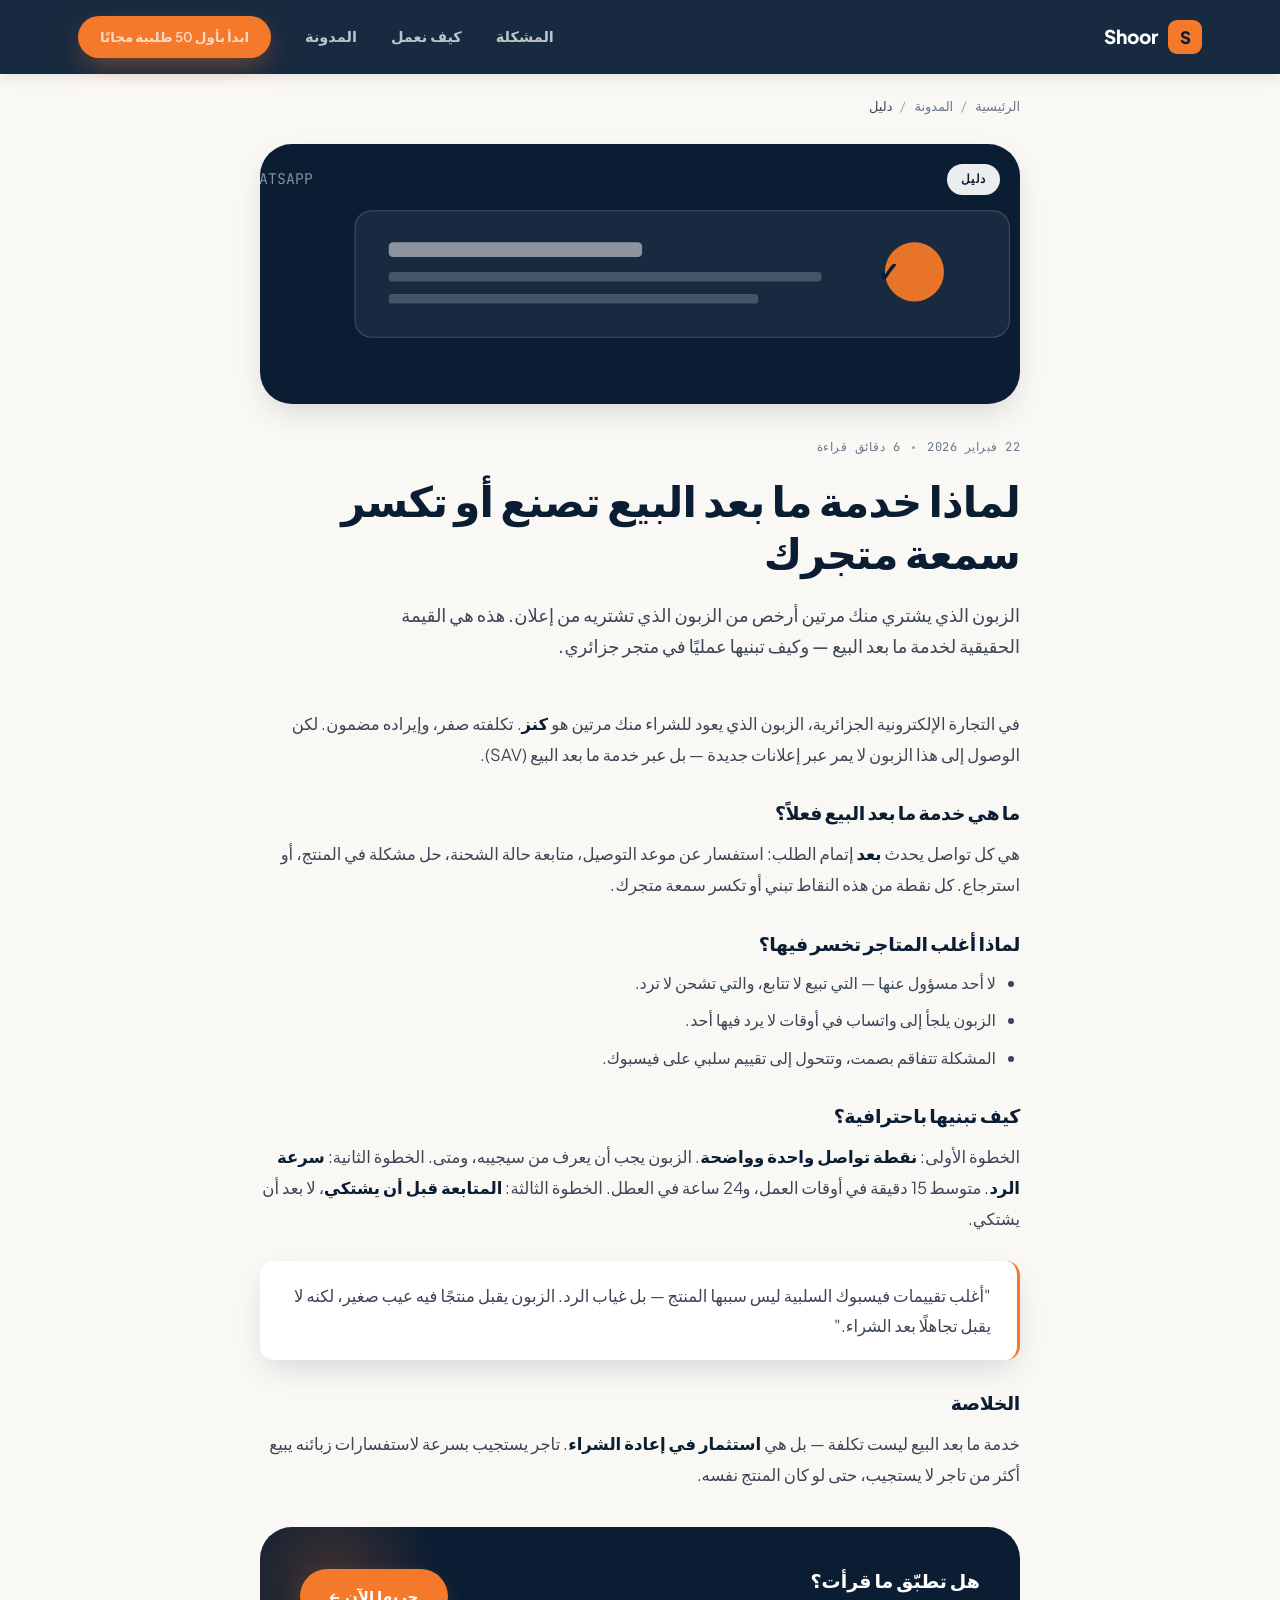
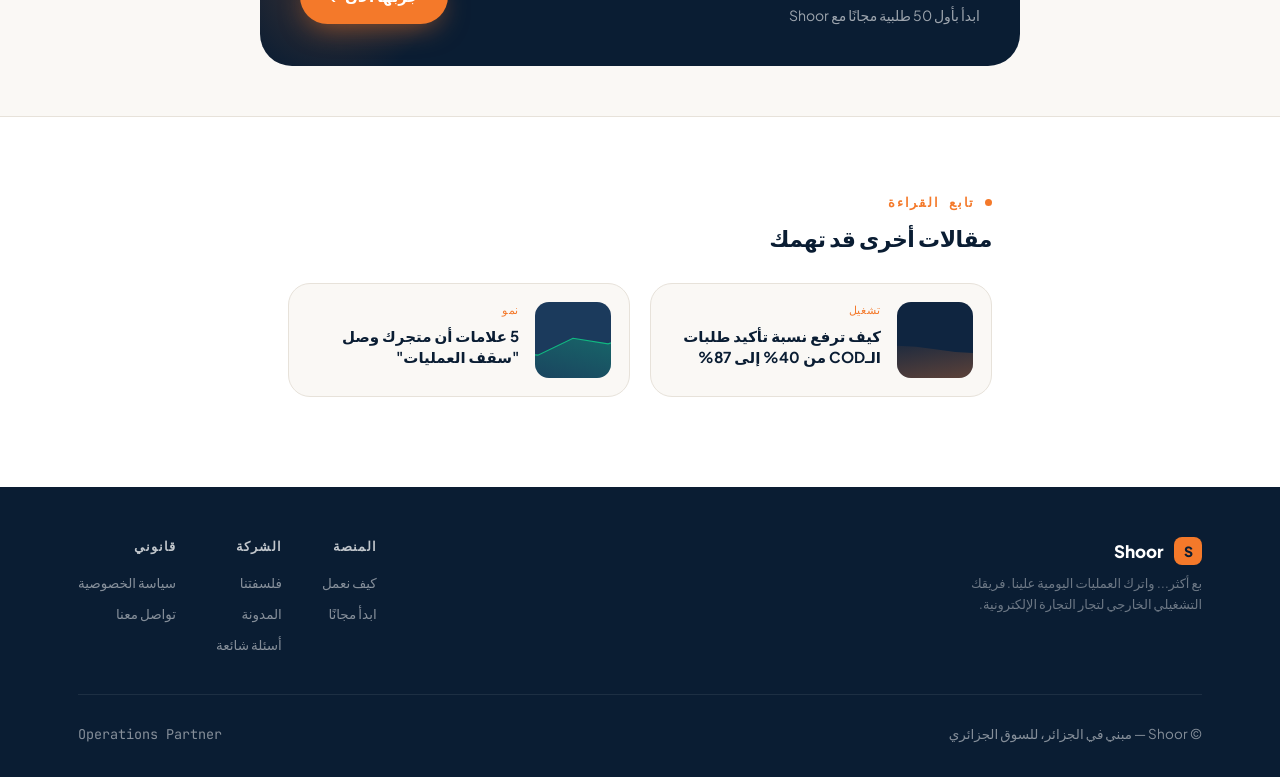
<file: blog/after-sales-service.html>
<!DOCTYPE html>
<html lang="ar" dir="rtl">
<head>
<meta charset="UTF-8">
<meta name="viewport" content="width=device-width, initial-scale=1.0">
<meta name="theme-color" content="#0F2540">
<meta name="description" content="الزبون الذي يشتري منك مرتين أرخص من الزبون الذي تشتريه من إعلان. هذه هي القيمة الحقيقية لخدمة ما بعد البيع — وكيف تبنيها عمليًا في متجر جزائري.">
<title>لماذا خدمة ما بعد البيع تصنع أو تكسر سمعة متجرك | مدونة Shoor</title>
<link rel="canonical" href="https://shoor.online/blog/after-sales-service.html">
<meta name="robots" content="index, follow">
<link rel="icon" href="data:image/svg+xml,%3Csvg xmlns='http://www.w3.org/2000/svg' viewBox='0 0 100 100'%3E%3Crect width='100' height='100' rx='22' fill='%230F2540'/%3E%3Ctext x='50' y='68' font-family='Arial,sans-serif' font-weight='800' font-size='58' fill='%23F4792A' text-anchor='middle'%3ES%3C/text%3E%3C/svg%3E">
<meta property="og:type" content="article">
<meta property="og:locale" content="ar_DZ">
<meta property="og:site_name" content="Shoor">
<meta property="og:title" content="لماذا خدمة ما بعد البيع تصنع أو تكسر سمعة متجرك">
<meta property="og:description" content="الزبون الذي يشتري منك مرتين أرخص من الزبون الذي تشتريه من إعلان. هذه هي القيمة الحقيقية لخدمة ما بعد البيع — وكيف تبنيها عمليًا في متجر جزائري.">
<meta property="og:url" content="https://shoor.online/blog/after-sales-service.html">
<meta property="article:published_time" content="2026-02-22">
<meta property="article:section" content="دليل">
<meta name="twitter:card" content="summary_large_image">
<meta name="twitter:title" content="لماذا خدمة ما بعد البيع تصنع أو تكسر سمعة متجرك">
<meta name="twitter:description" content="الزبون الذي يشتري منك مرتين أرخص من الزبون الذي تشتريه من إعلان. هذه هي القيمة الحقيقية لخدمة ما بعد البيع — وكيف تبنيها عمليًا في متجر جزائري.">

<!-- Google Analytics (GA4) -->
<script async src="https://www.googletagmanager.com/gtag/js?id=G-XXXXXXXXXX"></script>
<script>
  window.dataLayer = window.dataLayer || [];
  function gtag(){ dataLayer.push(arguments); }
  gtag('js', new Date());
  gtag('config', 'G-XXXXXXXXXX');
</script>

<!-- Meta Pixel -->
<script>
!function(f,b,e,v,n,t,s)
{if(f.fbq)return;n=f.fbq=function(){n.callMethod?
n.callMethod.apply(n,arguments):n.queue.push(arguments)};
if(!f._fbq)f._fbq=n;n.push=n;n.loaded=!0;n.version='2.0';
n.queue=[];t=b.createElement(e);t.async=!0;
t.src=v;s=b.getElementsByTagName(e)[0];
s.parentNode.insertBefore(t,s)}(window, document,'script',
'https://connect.facebook.net/en_US/fbevents.js');
fbq('init', 'YOUR_META_PIXEL_ID');
fbq('track', 'PageView');
</script>
<noscript><img height="1" width="1" style="display:none" alt=""
src="https://www.facebook.com/tr?id=YOUR_META_PIXEL_ID&ev=PageView&noscript=1"></noscript>

<!-- TikTok Pixel -->
<script>
!function (w, d, t) {
  w.TiktokAnalyticsObject=t;var ttq=w[t]=w[t]||[];ttq.methods=["page","track","identify","instances","debug","on","off","once","ready","alias","group","enableCookie","disableCookie","holdConsent","revokeConsent","grantConsent"],ttq.setAndDefer=function(t,e){t[e]=function(){t.push([e].concat(Array.prototype.slice.call(arguments,0)))}};for(var i=0;i<ttq.methods.length;i++)ttq.setAndDefer(ttq,ttq.methods[i]);ttq.instance=function(t){for(var e=ttq._i[t]||[],n=0;n<e.length;n++)ttq.setAndDefer(e,ttq.methods[n]);return e},ttq.load=function(e,n){var r="https://analytics.tiktok.com/i18n/pixel/events.js",o=n&&n.partner;ttq._i=ttq._i||{},ttq._i[e]=[],ttq._i[e]._u=r,ttq._t=ttq._t||{},ttq._t[e]=+new Date,ttq._o=ttq._o||{},ttq._o[e]=n||{};n=document.createElement("script");n.type="text/javascript",n.async=!0,n.src=r+"?sdkid="+e+"&lib="+t;e=document.getElementsByTagName("script")[0];e.parentNode.insertBefore(n,e)};
  ttq.load('YOUR_TIKTOK_PIXEL_ID');
  ttq.page();
}(window, document, 'ttq');
</script>

<link rel="preconnect" href="https://fonts.googleapis.com">
<link rel="preconnect" href="https://fonts.gstatic.com" crossorigin>
<link href="https://fonts.googleapis.com/css2?family=Plus+Jakarta+Sans:wght@400;500;600;700;800&family=JetBrains+Mono:wght@400;500;600&display=swap" rel="stylesheet">
<link href="../assets/blog.css" rel="stylesheet">

<!-- Structured Data — BlogPosting -->
<script type="application/ld+json">
{
  "@context": "https://schema.org",
  "@type": "BlogPosting",
  "headline": "\u0644\u0645\u0627\u0630\u0627 \u062e\u062f\u0645\u0629 \u0645\u0627 \u0628\u0639\u062f \u0627\u0644\u0628\u064a\u0639 \u062a\u0635\u0646\u0639 \u0623\u0648 \u062a\u0643\u0633\u0631 \u0633\u0645\u0639\u0629 \u0645\u062a\u062c\u0631\u0643",
  "description": "\u0627\u0644\u0632\u0628\u0648\u0646 \u0627\u0644\u0630\u064a \u064a\u0634\u062a\u0631\u064a \u0645\u0646\u0643 \u0645\u0631\u062a\u064a\u0646 \u0623\u0631\u062e\u0635 \u0645\u0646 \u0627\u0644\u0632\u0628\u0648\u0646 \u0627\u0644\u0630\u064a \u062a\u0634\u062a\u0631\u064a\u0647 \u0645\u0646 \u0625\u0639\u0644\u0627\u0646. \u0647\u0630\u0647 \u0647\u064a \u0627\u0644\u0642\u064a\u0645\u0629 \u0627\u0644\u062d\u0642\u064a\u0642\u064a\u0629 \u0644\u062e\u062f\u0645\u0629 \u0645\u0627 \u0628\u0639\u062f \u0627\u0644\u0628\u064a\u0639 \u2014 \u0648\u0643\u064a\u0641 \u062a\u0628\u0646\u064a\u0647\u0627 \u0639\u0645\u0644\u064a\u064b\u0627 \u0641\u064a \u0645\u062a\u062c\u0631 \u062c\u0632\u0627\u0626\u0631\u064a.",
  "datePublished": "2026-02-22",
  "author": { "@type": "Organization", "name": "Shoor", "url": "https://shoor.online" },
  "publisher": {
    "@type": "Organization",
    "name": "Shoor",
    "logo": { "@type": "ImageObject", "url": "https://shoor.online/favicon.svg" }
  },
  "mainEntityOfPage": { "@type": "WebPage", "@id": "https://shoor.online/blog/after-sales-service.html" },
  "inLanguage": "ar"
}
</script>

<!-- Structured Data — Breadcrumb -->
<script type="application/ld+json">
{
  "@context": "https://schema.org",
  "@type": "BreadcrumbList",
  "itemListElement": [
    { "@type": "ListItem", "position": 1, "name": "الرئيسية", "item": "https://shoor.online/" },
    { "@type": "ListItem", "position": 2, "name": "المدونة", "item": "https://shoor.online/#blog" },
    { "@type": "ListItem", "position": 3, "name": "\u0644\u0645\u0627\u0630\u0627 \u062e\u062f\u0645\u0629 \u0645\u0627 \u0628\u0639\u062f \u0627\u0644\u0628\u064a\u0639 \u062a\u0635\u0646\u0639 \u0623\u0648 \u062a\u0643\u0633\u0631 \u0633\u0645\u0639\u0629 \u0645\u062a\u062c\u0631\u0643", "item": "https://shoor.online/blog/after-sales-service.html" }
  ]
}
</script>
</head>
<body>

<header>
<nav id="nav">
  <div class="wrap nav-inner">
    <a href="../index.html" class="nav-logo"><span class="mark">S</span> Shoor</a>
    <div class="nav-links">
      <a href="../index.html#problem">المشكلة</a>
      <a href="../index.html#solution">كيف نعمل</a>
      <a href="../index.html#blog">المدونة</a>
      <a href="../index.html?start=1#final-cta" class="btn btn-primary" style="padding:10px 22px;font-size:13.5px">ابدأ بأول 50 طلبية مجانًا</a>
    </div>
  </div>
</nav>
</header>

<main>
<div class="wrap-narrow crumb">
  <a href="../index.html">الرئيسية</a><span class="sep">/</span>
  <a href="../index.html#blog">المدونة</a><span class="sep">/</span>
  <span class="current">دليل</span>
</div>

<article>
<div class="wrap-narrow article-hero">
  <div class="article-cover">
    <span class="article-tag-badge">دليل</span>
    <svg viewBox="0 0 720 260" preserveAspectRatio="xMidYMid slice" xmlns="http://www.w3.org/2000/svg"><rect width="720" height="260" fill="#0A1D33"/><rect x="90" y="70" width="620" height="120" rx="16" fill="rgba(255,255,255,.06)" stroke="rgba(255,255,255,.2)"/><rect x="122" y="100" width="240" height="14" rx="4" fill="rgba(255,255,255,.5)"/><rect x="122" y="128" width="410" height="9" rx="3" fill="rgba(255,255,255,.2)"/><rect x="122" y="149" width="350" height="9" rx="3" fill="rgba(255,255,255,.2)"/><circle cx="620" cy="128" r="28" fill="#F4792A" opacity=".95"/><text x="606" y="138" font-family="Plus Jakarta Sans, sans-serif" font-weight="800" font-size="26" fill="#0A1D33">✓</text><text x="50" y="45" font-family="JetBrains Mono, monospace" font-size="14" fill="rgba(255,255,255,.5)">SAV · WHATSAPP</text></svg>
  </div>
  <div class="article-meta"><span>22 فبراير 2026</span><span class="dot"></span><span>6 دقائق قراءة</span></div>
  <h1 class="article-h1">لماذا خدمة ما بعد البيع تصنع أو تكسر سمعة متجرك</h1>
  <p class="article-lead">الزبون الذي يشتري منك مرتين أرخص من الزبون الذي تشتريه من إعلان. هذه هي القيمة الحقيقية لخدمة ما بعد البيع — وكيف تبنيها عمليًا في متجر جزائري.</p>
</div>

<div class="wrap-narrow article-prose">

      <p>في التجارة الإلكترونية الجزائرية، الزبون الذي يعود للشراء منك مرتين هو <strong>كنز</strong>. تكلفته صفر، وإيراده مضمون. لكن الوصول إلى هذا الزبون لا يمر عبر إعلانات جديدة — بل عبر خدمة ما بعد البيع (SAV).</p>

      <h2>ما هي خدمة ما بعد البيع فعلاً؟</h2>
      <p>هي كل تواصل يحدث <strong>بعد</strong> إتمام الطلب: استفسار عن موعد التوصيل، متابعة حالة الشحنة، حل مشكلة في المنتج، أو استرجاع. كل نقطة من هذه النقاط تبني أو تكسر سمعة متجرك.</p>

      <h2>لماذا أغلب المتاجر تخسر فيها؟</h2>
      <ul>
        <li>لا أحد مسؤول عنها — التي تبيع لا تتابع، والتي تشحن لا ترد.</li>
        <li>الزبون يلجأ إلى واتساب في أوقات لا يرد فيها أحد.</li>
        <li>المشكلة تتفاقم بصمت، وتتحول إلى تقييم سلبي على فيسبوك.</li>
      </ul>

      <h2>كيف تبنيها باحترافية؟</h2>
      <p>الخطوة الأولى: <strong>نقطة تواصل واحدة وواضحة</strong>. الزبون يجب أن يعرف من سيجيبه، ومتى. الخطوة الثانية: <strong>سرعة الرد</strong>. متوسط 15 دقيقة في أوقات العمل، و24 ساعة في العطل. الخطوة الثالثة: <strong>المتابعة قبل أن يشتكي</strong>، لا بعد أن يشتكي.</p>

      <blockquote>"أغلب تقييمات فيسبوك السلبية ليس سببها المنتج — بل غياب الرد. الزبون يقبل منتجًا فيه عيب صغير، لكنه لا يقبل تجاهلًا بعد الشراء."</blockquote>

      <h2>الخلاصة</h2>
      <p>خدمة ما بعد البيع ليست تكلفة — بل هي <strong>استثمار في إعادة الشراء</strong>. تاجر يستجيب بسرعة لاستفسارات زبائنه يبيع أكثر من تاجر لا يستجيب، حتى لو كان المنتج نفسه.</p>

  <div class="article-cta-banner">
    <div class="text"><b>هل تطبّق ما قرأت؟</b><span>ابدأ بأول 50 طلبية مجانًا مع Shoor</span></div>
    <a href="../index.html?start=1#final-cta" class="btn btn-primary">جربها الآن ←</a>
  </div>
</div>
</article>

<section id="related">
  <div class="wrap-narrow">
    <div class="related-head">
      <div class="eyebrow">تابع القراءة</div>
      <h3>مقالات أخرى قد تهمك</h3>
    </div>
    <div class="related-grid">
      <a href="raise-cod-confirmation-rate.html" class="rel-card">
        <div class="rel-thumb"><svg viewBox="0 0 720 260" preserveAspectRatio="xMidYMid slice" xmlns="http://www.w3.org/2000/svg"><rect width="720" height="260" fill="#0F2540"/><defs><linearGradient id="ac1" x1="0" y1="0" x2="1" y2="1"><stop offset="0" stop-color="#F4792A" stop-opacity="0"/><stop offset="1" stop-color="#F4792A" stop-opacity=".4"/></linearGradient></defs><path d="M0 180 Q 180 130, 360 162 T 720 142 L 720 260 L 0 260 Z" fill="url(#ac1)"/><circle cx="600" cy="80" r="46" fill="#F4792A" opacity=".25"/><circle cx="600" cy="80" r="28" fill="#F4792A" opacity=".7"/><text x="50" y="85" font-family="JetBrains Mono, monospace" font-size="14" fill="rgba(255,255,255,.55)">CONFIRMATION RATE</text><text x="50" y="128" font-family="Plus Jakarta Sans, sans-serif" font-weight="800" font-size="46" fill="#fff">87%</text><text x="145" y="128" font-family="Plus Jakarta Sans, sans-serif" font-size="16" fill="rgba(255,255,255,.7)">من 40% في 30 يوم</text></svg></div>
        <div class="rel-info"><span class="tag">تشغيل</span><h4>كيف ترفع نسبة تأكيد طلبات الـCOD من 40% إلى 87%</h4></div>
      </a>
      <a href="operations-ceiling-signs.html" class="rel-card">
        <div class="rel-thumb"><svg viewBox="0 0 720 260" preserveAspectRatio="xMidYMid slice" xmlns="http://www.w3.org/2000/svg"><rect width="720" height="260" fill="#1B3A5C"/><defs><linearGradient id="ac2" x1="0" y1="1" x2="1" y2="0"><stop offset="0" stop-color="#10B981" stop-opacity="0"/><stop offset="1" stop-color="#10B981" stop-opacity=".5"/></linearGradient></defs><path d="M0 195 L 120 170 L 240 182 L 360 124 L 480 143 L 720 58" stroke="#10B981" stroke-width="4" fill="none" stroke-linecap="round"/><path d="M0 195 L 120 170 L 240 182 L 360 124 L 480 143 L 720 58 L 720 260 L 0 260 Z" fill="url(#ac2)"/><circle cx="720" cy="58" r="8" fill="#10B981"/><text x="50" y="85" font-family="JetBrains Mono, monospace" font-size="14" fill="rgba(255,255,255,.55)">REVENUE GROWTH</text><text x="50" y="128" font-family="Plus Jakarta Sans, sans-serif" font-weight="800" font-size="46" fill="#fff">+42%</text><text x="165" y="128" font-family="Plus Jakarta Sans, sans-serif" font-size="16" fill="rgba(255,255,255,.7)">مبيعات أكثر بنفس الإعلانات</text></svg></div>
        <div class="rel-info"><span class="tag">نمو</span><h4>5 علامات أن متجرك وصل "سقف العمليات"</h4></div>
      </a>
    </div>
  </div>
</section>
</main>

<footer>
  <div class="wrap">
    <div class="foot-top">
      <div>
        <a href="../index.html" class="foot-brand"><span class="mark">S</span> Shoor</a>
        <p class="foot-tagline">بع أكثر... واترك العمليات اليومية علينا. فريقك التشغيلي الخارجي لتجار التجارة الإلكترونية.</p>
      </div>
      <div class="foot-links">
        <div class="foot-col">
          <h5>المنصة</h5>
          <a href="../index.html#solution">كيف نعمل</a>
          <a href="../index.html?start=1#final-cta">ابدأ مجانًا</a>
        </div>
        <div class="foot-col">
          <h5>الشركة</h5>
          <a href="../index.html#problem">فلسفتنا</a>
          <a href="../index.html#blog">المدونة</a>
          <a href="../index.html#objections">أسئلة شائعة</a>
        </div>
        <div class="foot-col">
          <h5>قانوني</h5>
          <a href="../index.html#privacy">سياسة الخصوصية</a>
          <a href="mailto:contact@shoor.online">تواصل معنا</a>
        </div>
      </div>
    </div>
    <div class="foot-inner">
      <span>© Shoor — مبني في الجزائر، للسوق الجزائري</span>
      <span style="font-family:var(--mono)">Operations Partner</span>
    </div>
  </div>
</footer>

</body>
</html>
</file>
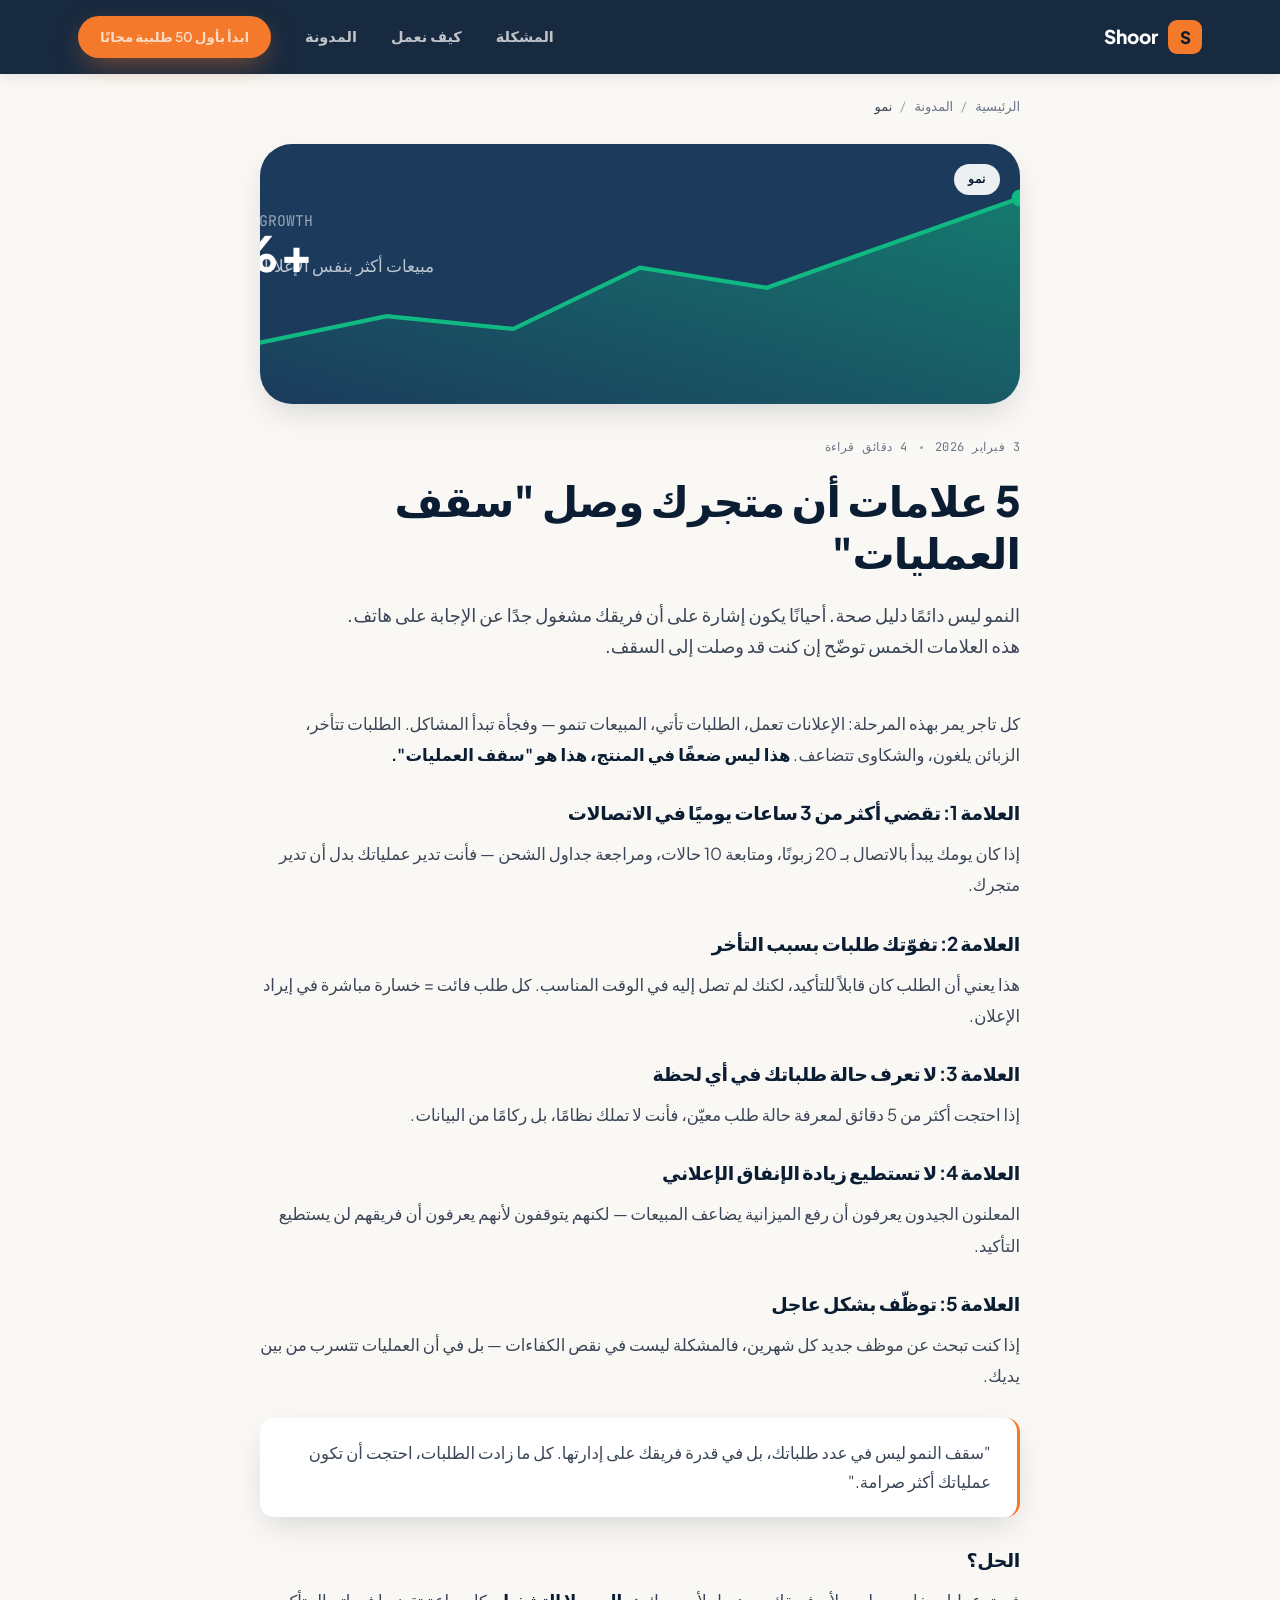
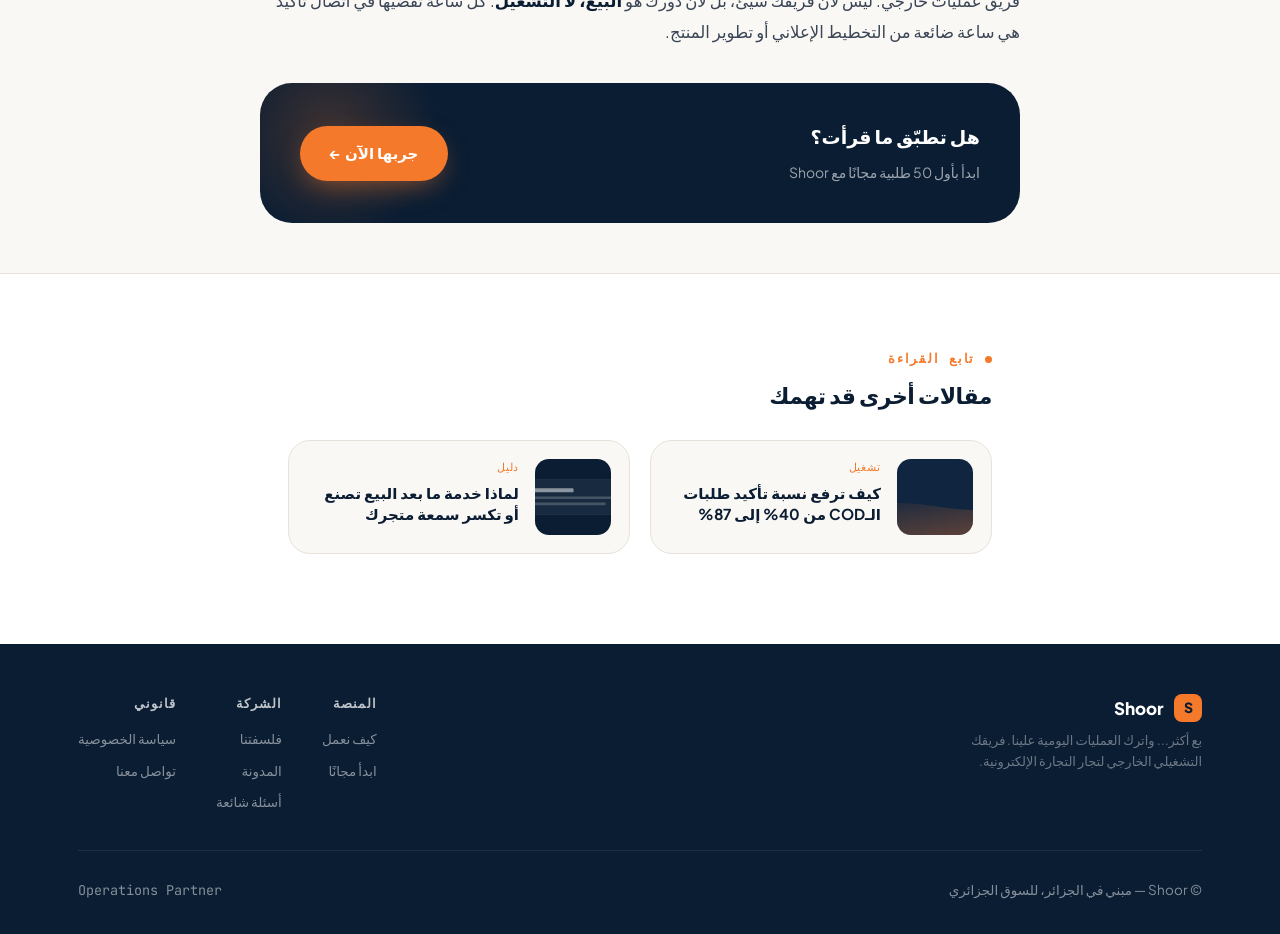
<file: blog/operations-ceiling-signs.html>
<!DOCTYPE html>
<html lang="ar" dir="rtl">
<head>
<meta charset="UTF-8">
<meta name="viewport" content="width=device-width, initial-scale=1.0">
<meta name="theme-color" content="#0F2540">
<meta name="description" content="النمو ليس دائمًا دليل صحة. أحيانًا يكون إشارة على أن فريقك مشغول جدًا عن الإجابة على هاتف. هذه العلامات الخمس توضّح إن كنت قد وصلت إلى السقف.">
<title>5 علامات أن متجرك وصل "سقف العمليات" | مدونة Shoor</title>
<link rel="canonical" href="https://shoor.online/blog/operations-ceiling-signs.html">
<meta name="robots" content="index, follow">
<link rel="icon" href="data:image/svg+xml,%3Csvg xmlns='http://www.w3.org/2000/svg' viewBox='0 0 100 100'%3E%3Crect width='100' height='100' rx='22' fill='%230F2540'/%3E%3Ctext x='50' y='68' font-family='Arial,sans-serif' font-weight='800' font-size='58' fill='%23F4792A' text-anchor='middle'%3ES%3C/text%3E%3C/svg%3E">
<meta property="og:type" content="article">
<meta property="og:locale" content="ar_DZ">
<meta property="og:site_name" content="Shoor">
<meta property="og:title" content="5 علامات أن متجرك وصل &quot;سقف العمليات&quot;">
<meta property="og:description" content="النمو ليس دائمًا دليل صحة. أحيانًا يكون إشارة على أن فريقك مشغول جدًا عن الإجابة على هاتف. هذه العلامات الخمس توضّح إن كنت قد وصلت إلى السقف.">
<meta property="og:url" content="https://shoor.online/blog/operations-ceiling-signs.html">
<meta property="article:published_time" content="2026-02-03">
<meta property="article:section" content="نمو">
<meta name="twitter:card" content="summary_large_image">
<meta name="twitter:title" content="5 علامات أن متجرك وصل &quot;سقف العمليات&quot;">
<meta name="twitter:description" content="النمو ليس دائمًا دليل صحة. أحيانًا يكون إشارة على أن فريقك مشغول جدًا عن الإجابة على هاتف. هذه العلامات الخمس توضّح إن كنت قد وصلت إلى السقف.">

<!-- Google Analytics (GA4) -->
<script async src="https://www.googletagmanager.com/gtag/js?id=G-XXXXXXXXXX"></script>
<script>
  window.dataLayer = window.dataLayer || [];
  function gtag(){ dataLayer.push(arguments); }
  gtag('js', new Date());
  gtag('config', 'G-XXXXXXXXXX');
</script>

<!-- Meta Pixel -->
<script>
!function(f,b,e,v,n,t,s)
{if(f.fbq)return;n=f.fbq=function(){n.callMethod?
n.callMethod.apply(n,arguments):n.queue.push(arguments)};
if(!f._fbq)f._fbq=n;n.push=n;n.loaded=!0;n.version='2.0';
n.queue=[];t=b.createElement(e);t.async=!0;
t.src=v;s=b.getElementsByTagName(e)[0];
s.parentNode.insertBefore(t,s)}(window, document,'script',
'https://connect.facebook.net/en_US/fbevents.js');
fbq('init', 'YOUR_META_PIXEL_ID');
fbq('track', 'PageView');
</script>
<noscript><img height="1" width="1" style="display:none" alt=""
src="https://www.facebook.com/tr?id=YOUR_META_PIXEL_ID&ev=PageView&noscript=1"></noscript>

<!-- TikTok Pixel -->
<script>
!function (w, d, t) {
  w.TiktokAnalyticsObject=t;var ttq=w[t]=w[t]||[];ttq.methods=["page","track","identify","instances","debug","on","off","once","ready","alias","group","enableCookie","disableCookie","holdConsent","revokeConsent","grantConsent"],ttq.setAndDefer=function(t,e){t[e]=function(){t.push([e].concat(Array.prototype.slice.call(arguments,0)))}};for(var i=0;i<ttq.methods.length;i++)ttq.setAndDefer(ttq,ttq.methods[i]);ttq.instance=function(t){for(var e=ttq._i[t]||[],n=0;n<e.length;n++)ttq.setAndDefer(e,ttq.methods[n]);return e},ttq.load=function(e,n){var r="https://analytics.tiktok.com/i18n/pixel/events.js",o=n&&n.partner;ttq._i=ttq._i||{},ttq._i[e]=[],ttq._i[e]._u=r,ttq._t=ttq._t||{},ttq._t[e]=+new Date,ttq._o=ttq._o||{},ttq._o[e]=n||{};n=document.createElement("script");n.type="text/javascript",n.async=!0,n.src=r+"?sdkid="+e+"&lib="+t;e=document.getElementsByTagName("script")[0];e.parentNode.insertBefore(n,e)};
  ttq.load('YOUR_TIKTOK_PIXEL_ID');
  ttq.page();
}(window, document, 'ttq');
</script>

<link rel="preconnect" href="https://fonts.googleapis.com">
<link rel="preconnect" href="https://fonts.gstatic.com" crossorigin>
<link href="https://fonts.googleapis.com/css2?family=Plus+Jakarta+Sans:wght@400;500;600;700;800&family=JetBrains+Mono:wght@400;500;600&display=swap" rel="stylesheet">
<link href="../assets/blog.css" rel="stylesheet">

<!-- Structured Data — BlogPosting -->
<script type="application/ld+json">
{
  "@context": "https://schema.org",
  "@type": "BlogPosting",
  "headline": "5 \u0639\u0644\u0627\u0645\u0627\u062a \u0623\u0646 \u0645\u062a\u062c\u0631\u0643 \u0648\u0635\u0644 \"\u0633\u0642\u0641 \u0627\u0644\u0639\u0645\u0644\u064a\u0627\u062a\"",
  "description": "\u0627\u0644\u0646\u0645\u0648 \u0644\u064a\u0633 \u062f\u0627\u0626\u0645\u064b\u0627 \u062f\u0644\u064a\u0644 \u0635\u062d\u0629. \u0623\u062d\u064a\u0627\u0646\u064b\u0627 \u064a\u0643\u0648\u0646 \u0625\u0634\u0627\u0631\u0629 \u0639\u0644\u0649 \u0623\u0646 \u0641\u0631\u064a\u0642\u0643 \u0645\u0634\u063a\u0648\u0644 \u062c\u062f\u064b\u0627 \u0639\u0646 \u0627\u0644\u0625\u062c\u0627\u0628\u0629 \u0639\u0644\u0649 \u0647\u0627\u062a\u0641. \u0647\u0630\u0647 \u0627\u0644\u0639\u0644\u0627\u0645\u0627\u062a \u0627\u0644\u062e\u0645\u0633 \u062a\u0648\u0636\u0651\u062d \u0625\u0646 \u0643\u0646\u062a \u0642\u062f \u0648\u0635\u0644\u062a \u0625\u0644\u0649 \u0627\u0644\u0633\u0642\u0641.",
  "datePublished": "2026-02-03",
  "author": { "@type": "Organization", "name": "Shoor", "url": "https://shoor.online" },
  "publisher": {
    "@type": "Organization",
    "name": "Shoor",
    "logo": { "@type": "ImageObject", "url": "https://shoor.online/favicon.svg" }
  },
  "mainEntityOfPage": { "@type": "WebPage", "@id": "https://shoor.online/blog/operations-ceiling-signs.html" },
  "inLanguage": "ar"
}
</script>

<!-- Structured Data — Breadcrumb -->
<script type="application/ld+json">
{
  "@context": "https://schema.org",
  "@type": "BreadcrumbList",
  "itemListElement": [
    { "@type": "ListItem", "position": 1, "name": "الرئيسية", "item": "https://shoor.online/" },
    { "@type": "ListItem", "position": 2, "name": "المدونة", "item": "https://shoor.online/#blog" },
    { "@type": "ListItem", "position": 3, "name": "5 \u0639\u0644\u0627\u0645\u0627\u062a \u0623\u0646 \u0645\u062a\u062c\u0631\u0643 \u0648\u0635\u0644 \"\u0633\u0642\u0641 \u0627\u0644\u0639\u0645\u0644\u064a\u0627\u062a\"", "item": "https://shoor.online/blog/operations-ceiling-signs.html" }
  ]
}
</script>
</head>
<body>

<header>
<nav id="nav">
  <div class="wrap nav-inner">
    <a href="../index.html" class="nav-logo"><span class="mark">S</span> Shoor</a>
    <div class="nav-links">
      <a href="../index.html#problem">المشكلة</a>
      <a href="../index.html#solution">كيف نعمل</a>
      <a href="../index.html#blog">المدونة</a>
      <a href="../index.html?start=1#final-cta" class="btn btn-primary" style="padding:10px 22px;font-size:13.5px">ابدأ بأول 50 طلبية مجانًا</a>
    </div>
  </div>
</nav>
</header>

<main>
<div class="wrap-narrow crumb">
  <a href="../index.html">الرئيسية</a><span class="sep">/</span>
  <a href="../index.html#blog">المدونة</a><span class="sep">/</span>
  <span class="current">نمو</span>
</div>

<article>
<div class="wrap-narrow article-hero">
  <div class="article-cover">
    <span class="article-tag-badge">نمو</span>
    <svg viewBox="0 0 720 260" preserveAspectRatio="xMidYMid slice" xmlns="http://www.w3.org/2000/svg"><rect width="720" height="260" fill="#1B3A5C"/><defs><linearGradient id="ac2" x1="0" y1="1" x2="1" y2="0"><stop offset="0" stop-color="#10B981" stop-opacity="0"/><stop offset="1" stop-color="#10B981" stop-opacity=".5"/></linearGradient></defs><path d="M0 195 L 120 170 L 240 182 L 360 124 L 480 143 L 720 58" stroke="#10B981" stroke-width="4" fill="none" stroke-linecap="round"/><path d="M0 195 L 120 170 L 240 182 L 360 124 L 480 143 L 720 58 L 720 260 L 0 260 Z" fill="url(#ac2)"/><circle cx="720" cy="58" r="8" fill="#10B981"/><text x="50" y="85" font-family="JetBrains Mono, monospace" font-size="14" fill="rgba(255,255,255,.55)">REVENUE GROWTH</text><text x="50" y="128" font-family="Plus Jakarta Sans, sans-serif" font-weight="800" font-size="46" fill="#fff">+42%</text><text x="165" y="128" font-family="Plus Jakarta Sans, sans-serif" font-size="16" fill="rgba(255,255,255,.7)">مبيعات أكثر بنفس الإعلانات</text></svg>
  </div>
  <div class="article-meta"><span>3 فبراير 2026</span><span class="dot"></span><span>4 دقائق قراءة</span></div>
  <h1 class="article-h1">5 علامات أن متجرك وصل "سقف العمليات"</h1>
  <p class="article-lead">النمو ليس دائمًا دليل صحة. أحيانًا يكون إشارة على أن فريقك مشغول جدًا عن الإجابة على هاتف. هذه العلامات الخمس توضّح إن كنت قد وصلت إلى السقف.</p>
</div>

<div class="wrap-narrow article-prose">

      <p>كل تاجر يمر بهذه المرحلة: الإعلانات تعمل، الطلبات تأتي، المبيعات تنمو — وفجأة تبدأ المشاكل. الطلبات تتأخر، الزبائن يلغون، والشكاوى تتضاعف. <strong>هذا ليس ضعفًا في المنتج، هذا هو "سقف العمليات".</strong></p>

      <h2>العلامة 1: تقضي أكثر من 3 ساعات يوميًا في الاتصالات</h2>
      <p>إذا كان يومك يبدأ بالاتصال بـ 20 زبونًا، ومتابعة 10 حالات، ومراجعة جداول الشحن — فأنت تدير عملياتك بدل أن تدير متجرك.</p>

      <h2>العلامة 2: تفوّتك طلبات بسبب التأخر</h2>
      <p>هذا يعني أن الطلب كان قابلاً للتأكيد، لكنك لم تصل إليه في الوقت المناسب. كل طلب فائت = خسارة مباشرة في إيراد الإعلان.</p>

      <h2>العلامة 3: لا تعرف حالة طلباتك في أي لحظة</h2>
      <p>إذا احتجت أكثر من 5 دقائق لمعرفة حالة طلب معيّن، فأنت لا تملك نظامًا، بل ركامًا من البيانات.</p>

      <h2>العلامة 4: لا تستطيع زيادة الإنفاق الإعلاني</h2>
      <p>المعلنون الجيدون يعرفون أن رفع الميزانية يضاعف المبيعات — لكنهم يتوقفون لأنهم يعرفون أن فريقهم لن يستطيع التأكيد.</p>

      <h2>العلامة 5: توظّف بشكل عاجل</h2>
      <p>إذا كنت تبحث عن موظف جديد كل شهرين، فالمشكلة ليست في نقص الكفاءات — بل في أن العمليات تتسرب من بين يديك.</p>

      <blockquote>"سقف النمو ليس في عدد طلباتك، بل في قدرة فريقك على إدارتها. كل ما زادت الطلبات، احتجت أن تكون عملياتك أكثر صرامة."</blockquote>

      <h2>الحل؟</h2>
      <p>فريق عمليات خارجي. ليس لأن فريقك سيئ، بل لأن دورك هو <strong>البيع، لا التشغيل</strong>. كل ساعة تقضيها في اتصال تأكيد هي ساعة ضائعة من التخطيط الإعلاني أو تطوير المنتج.</p>

  <div class="article-cta-banner">
    <div class="text"><b>هل تطبّق ما قرأت؟</b><span>ابدأ بأول 50 طلبية مجانًا مع Shoor</span></div>
    <a href="../index.html?start=1#final-cta" class="btn btn-primary">جربها الآن ←</a>
  </div>
</div>
</article>

<section id="related">
  <div class="wrap-narrow">
    <div class="related-head">
      <div class="eyebrow">تابع القراءة</div>
      <h3>مقالات أخرى قد تهمك</h3>
    </div>
    <div class="related-grid">
      <a href="raise-cod-confirmation-rate.html" class="rel-card">
        <div class="rel-thumb"><svg viewBox="0 0 720 260" preserveAspectRatio="xMidYMid slice" xmlns="http://www.w3.org/2000/svg"><rect width="720" height="260" fill="#0F2540"/><defs><linearGradient id="ac1" x1="0" y1="0" x2="1" y2="1"><stop offset="0" stop-color="#F4792A" stop-opacity="0"/><stop offset="1" stop-color="#F4792A" stop-opacity=".4"/></linearGradient></defs><path d="M0 180 Q 180 130, 360 162 T 720 142 L 720 260 L 0 260 Z" fill="url(#ac1)"/><circle cx="600" cy="80" r="46" fill="#F4792A" opacity=".25"/><circle cx="600" cy="80" r="28" fill="#F4792A" opacity=".7"/><text x="50" y="85" font-family="JetBrains Mono, monospace" font-size="14" fill="rgba(255,255,255,.55)">CONFIRMATION RATE</text><text x="50" y="128" font-family="Plus Jakarta Sans, sans-serif" font-weight="800" font-size="46" fill="#fff">87%</text><text x="145" y="128" font-family="Plus Jakarta Sans, sans-serif" font-size="16" fill="rgba(255,255,255,.7)">من 40% في 30 يوم</text></svg></div>
        <div class="rel-info"><span class="tag">تشغيل</span><h4>كيف ترفع نسبة تأكيد طلبات الـCOD من 40% إلى 87%</h4></div>
      </a>
      <a href="after-sales-service.html" class="rel-card">
        <div class="rel-thumb"><svg viewBox="0 0 720 260" preserveAspectRatio="xMidYMid slice" xmlns="http://www.w3.org/2000/svg"><rect width="720" height="260" fill="#0A1D33"/><rect x="90" y="70" width="620" height="120" rx="16" fill="rgba(255,255,255,.06)" stroke="rgba(255,255,255,.2)"/><rect x="122" y="100" width="240" height="14" rx="4" fill="rgba(255,255,255,.5)"/><rect x="122" y="128" width="410" height="9" rx="3" fill="rgba(255,255,255,.2)"/><rect x="122" y="149" width="350" height="9" rx="3" fill="rgba(255,255,255,.2)"/><circle cx="620" cy="128" r="28" fill="#F4792A" opacity=".95"/><text x="606" y="138" font-family="Plus Jakarta Sans, sans-serif" font-weight="800" font-size="26" fill="#0A1D33">✓</text><text x="50" y="45" font-family="JetBrains Mono, monospace" font-size="14" fill="rgba(255,255,255,.5)">SAV · WHATSAPP</text></svg></div>
        <div class="rel-info"><span class="tag">دليل</span><h4>لماذا خدمة ما بعد البيع تصنع أو تكسر سمعة متجرك</h4></div>
      </a>
    </div>
  </div>
</section>
</main>

<footer>
  <div class="wrap">
    <div class="foot-top">
      <div>
        <a href="../index.html" class="foot-brand"><span class="mark">S</span> Shoor</a>
        <p class="foot-tagline">بع أكثر... واترك العمليات اليومية علينا. فريقك التشغيلي الخارجي لتجار التجارة الإلكترونية.</p>
      </div>
      <div class="foot-links">
        <div class="foot-col">
          <h5>المنصة</h5>
          <a href="../index.html#solution">كيف نعمل</a>
          <a href="../index.html?start=1#final-cta">ابدأ مجانًا</a>
        </div>
        <div class="foot-col">
          <h5>الشركة</h5>
          <a href="../index.html#problem">فلسفتنا</a>
          <a href="../index.html#blog">المدونة</a>
          <a href="../index.html#objections">أسئلة شائعة</a>
        </div>
        <div class="foot-col">
          <h5>قانوني</h5>
          <a href="../index.html#privacy">سياسة الخصوصية</a>
          <a href="mailto:contact@shoor.online">تواصل معنا</a>
        </div>
      </div>
    </div>
    <div class="foot-inner">
      <span>© Shoor — مبني في الجزائر، للسوق الجزائري</span>
      <span style="font-family:var(--mono)">Operations Partner</span>
    </div>
  </div>
</footer>

</body>
</html>
</file>
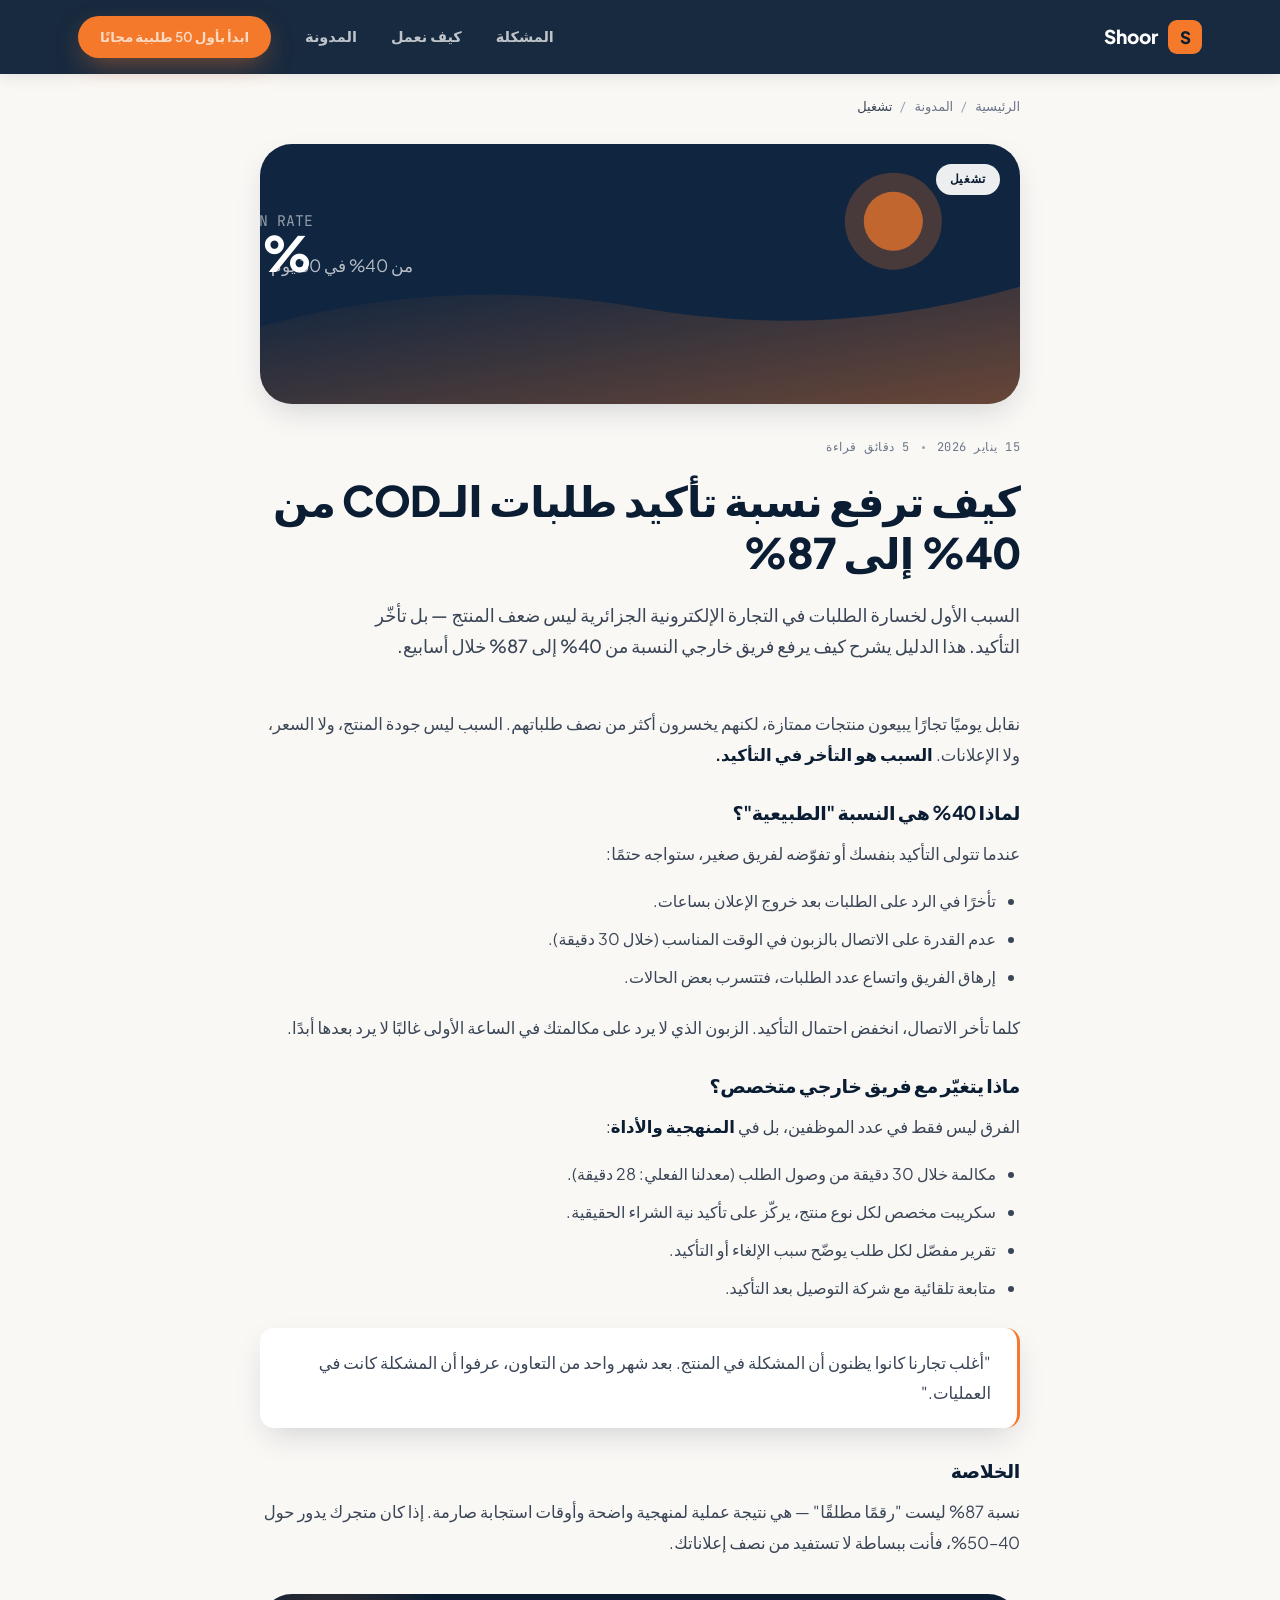
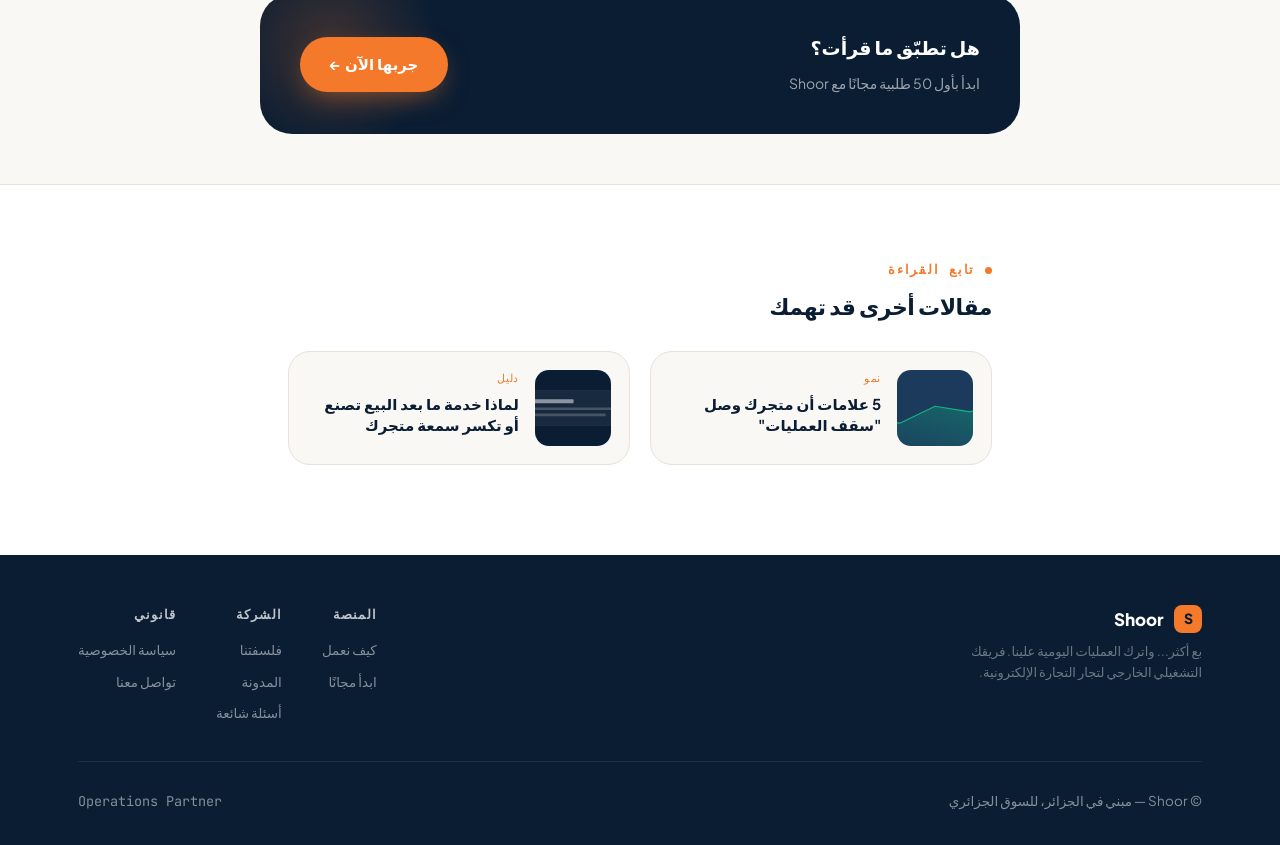
<file: blog/raise-cod-confirmation-rate.html>
<!DOCTYPE html>
<html lang="ar" dir="rtl">
<head>
<meta charset="UTF-8">
<meta name="viewport" content="width=device-width, initial-scale=1.0">
<meta name="theme-color" content="#0F2540">
<meta name="description" content="السبب الأول لخسارة الطلبات في التجارة الإلكترونية الجزائرية ليس ضعف المنتج — بل تأخّر التأكيد. هذا الدليل يشرح كيف يرفع فريق خارجي النسبة من 40% إلى 87% خلال أسابيع.">
<title>كيف ترفع نسبة تأكيد طلبات الـCOD من 40% إلى 87% | مدونة Shoor</title>
<link rel="canonical" href="https://shoor.online/blog/raise-cod-confirmation-rate.html">
<meta name="robots" content="index, follow">
<link rel="icon" href="data:image/svg+xml,%3Csvg xmlns='http://www.w3.org/2000/svg' viewBox='0 0 100 100'%3E%3Crect width='100' height='100' rx='22' fill='%230F2540'/%3E%3Ctext x='50' y='68' font-family='Arial,sans-serif' font-weight='800' font-size='58' fill='%23F4792A' text-anchor='middle'%3ES%3C/text%3E%3C/svg%3E">
<meta property="og:type" content="article">
<meta property="og:locale" content="ar_DZ">
<meta property="og:site_name" content="Shoor">
<meta property="og:title" content="كيف ترفع نسبة تأكيد طلبات الـCOD من 40% إلى 87%">
<meta property="og:description" content="السبب الأول لخسارة الطلبات في التجارة الإلكترونية الجزائرية ليس ضعف المنتج — بل تأخّر التأكيد. هذا الدليل يشرح كيف يرفع فريق خارجي النسبة من 40% إلى 87% خلال أسابيع.">
<meta property="og:url" content="https://shoor.online/blog/raise-cod-confirmation-rate.html">
<meta property="article:published_time" content="2026-01-15">
<meta property="article:section" content="تشغيل">
<meta name="twitter:card" content="summary_large_image">
<meta name="twitter:title" content="كيف ترفع نسبة تأكيد طلبات الـCOD من 40% إلى 87%">
<meta name="twitter:description" content="السبب الأول لخسارة الطلبات في التجارة الإلكترونية الجزائرية ليس ضعف المنتج — بل تأخّر التأكيد. هذا الدليل يشرح كيف يرفع فريق خارجي النسبة من 40% إلى 87% خلال أسابيع.">

<!-- Google Analytics (GA4) -->
<script async src="https://www.googletagmanager.com/gtag/js?id=G-XXXXXXXXXX"></script>
<script>
  window.dataLayer = window.dataLayer || [];
  function gtag(){ dataLayer.push(arguments); }
  gtag('js', new Date());
  gtag('config', 'G-XXXXXXXXXX');
</script>

<!-- Meta Pixel -->
<script>
!function(f,b,e,v,n,t,s)
{if(f.fbq)return;n=f.fbq=function(){n.callMethod?
n.callMethod.apply(n,arguments):n.queue.push(arguments)};
if(!f._fbq)f._fbq=n;n.push=n;n.loaded=!0;n.version='2.0';
n.queue=[];t=b.createElement(e);t.async=!0;
t.src=v;s=b.getElementsByTagName(e)[0];
s.parentNode.insertBefore(t,s)}(window, document,'script',
'https://connect.facebook.net/en_US/fbevents.js');
fbq('init', 'YOUR_META_PIXEL_ID');
fbq('track', 'PageView');
</script>
<noscript><img height="1" width="1" style="display:none" alt=""
src="https://www.facebook.com/tr?id=YOUR_META_PIXEL_ID&ev=PageView&noscript=1"></noscript>

<!-- TikTok Pixel -->
<script>
!function (w, d, t) {
  w.TiktokAnalyticsObject=t;var ttq=w[t]=w[t]||[];ttq.methods=["page","track","identify","instances","debug","on","off","once","ready","alias","group","enableCookie","disableCookie","holdConsent","revokeConsent","grantConsent"],ttq.setAndDefer=function(t,e){t[e]=function(){t.push([e].concat(Array.prototype.slice.call(arguments,0)))}};for(var i=0;i<ttq.methods.length;i++)ttq.setAndDefer(ttq,ttq.methods[i]);ttq.instance=function(t){for(var e=ttq._i[t]||[],n=0;n<e.length;n++)ttq.setAndDefer(e,ttq.methods[n]);return e},ttq.load=function(e,n){var r="https://analytics.tiktok.com/i18n/pixel/events.js",o=n&&n.partner;ttq._i=ttq._i||{},ttq._i[e]=[],ttq._i[e]._u=r,ttq._t=ttq._t||{},ttq._t[e]=+new Date,ttq._o=ttq._o||{},ttq._o[e]=n||{};n=document.createElement("script");n.type="text/javascript",n.async=!0,n.src=r+"?sdkid="+e+"&lib="+t;e=document.getElementsByTagName("script")[0];e.parentNode.insertBefore(n,e)};
  ttq.load('YOUR_TIKTOK_PIXEL_ID');
  ttq.page();
}(window, document, 'ttq');
</script>

<link rel="preconnect" href="https://fonts.googleapis.com">
<link rel="preconnect" href="https://fonts.gstatic.com" crossorigin>
<link href="https://fonts.googleapis.com/css2?family=Plus+Jakarta+Sans:wght@400;500;600;700;800&family=JetBrains+Mono:wght@400;500;600&display=swap" rel="stylesheet">
<link href="../assets/blog.css" rel="stylesheet">

<!-- Structured Data — BlogPosting -->
<script type="application/ld+json">
{
  "@context": "https://schema.org",
  "@type": "BlogPosting",
  "headline": "\u0643\u064a\u0641 \u062a\u0631\u0641\u0639 \u0646\u0633\u0628\u0629 \u062a\u0623\u0643\u064a\u062f \u0637\u0644\u0628\u0627\u062a \u0627\u0644\u0640COD \u0645\u0646 40% \u0625\u0644\u0649 87%",
  "description": "\u0627\u0644\u0633\u0628\u0628 \u0627\u0644\u0623\u0648\u0644 \u0644\u062e\u0633\u0627\u0631\u0629 \u0627\u0644\u0637\u0644\u0628\u0627\u062a \u0641\u064a \u0627\u0644\u062a\u062c\u0627\u0631\u0629 \u0627\u0644\u0625\u0644\u0643\u062a\u0631\u0648\u0646\u064a\u0629 \u0627\u0644\u062c\u0632\u0627\u0626\u0631\u064a\u0629 \u0644\u064a\u0633 \u0636\u0639\u0641 \u0627\u0644\u0645\u0646\u062a\u062c \u2014 \u0628\u0644 \u062a\u0623\u062e\u0651\u0631 \u0627\u0644\u062a\u0623\u0643\u064a\u062f. \u0647\u0630\u0627 \u0627\u0644\u062f\u0644\u064a\u0644 \u064a\u0634\u0631\u062d \u0643\u064a\u0641 \u064a\u0631\u0641\u0639 \u0641\u0631\u064a\u0642 \u062e\u0627\u0631\u062c\u064a \u0627\u0644\u0646\u0633\u0628\u0629 \u0645\u0646 40% \u0625\u0644\u0649 87% \u062e\u0644\u0627\u0644 \u0623\u0633\u0627\u0628\u064a\u0639.",
  "datePublished": "2026-01-15",
  "author": { "@type": "Organization", "name": "Shoor", "url": "https://shoor.online" },
  "publisher": {
    "@type": "Organization",
    "name": "Shoor",
    "logo": { "@type": "ImageObject", "url": "https://shoor.online/favicon.svg" }
  },
  "mainEntityOfPage": { "@type": "WebPage", "@id": "https://shoor.online/blog/raise-cod-confirmation-rate.html" },
  "inLanguage": "ar"
}
</script>

<!-- Structured Data — Breadcrumb -->
<script type="application/ld+json">
{
  "@context": "https://schema.org",
  "@type": "BreadcrumbList",
  "itemListElement": [
    { "@type": "ListItem", "position": 1, "name": "الرئيسية", "item": "https://shoor.online/" },
    { "@type": "ListItem", "position": 2, "name": "المدونة", "item": "https://shoor.online/#blog" },
    { "@type": "ListItem", "position": 3, "name": "\u0643\u064a\u0641 \u062a\u0631\u0641\u0639 \u0646\u0633\u0628\u0629 \u062a\u0623\u0643\u064a\u062f \u0637\u0644\u0628\u0627\u062a \u0627\u0644\u0640COD \u0645\u0646 40% \u0625\u0644\u0649 87%", "item": "https://shoor.online/blog/raise-cod-confirmation-rate.html" }
  ]
}
</script>
</head>
<body>

<header>
<nav id="nav">
  <div class="wrap nav-inner">
    <a href="../index.html" class="nav-logo"><span class="mark">S</span> Shoor</a>
    <div class="nav-links">
      <a href="../index.html#problem">المشكلة</a>
      <a href="../index.html#solution">كيف نعمل</a>
      <a href="../index.html#blog">المدونة</a>
      <a href="../index.html?start=1#final-cta" class="btn btn-primary" style="padding:10px 22px;font-size:13.5px">ابدأ بأول 50 طلبية مجانًا</a>
    </div>
  </div>
</nav>
</header>

<main>
<div class="wrap-narrow crumb">
  <a href="../index.html">الرئيسية</a><span class="sep">/</span>
  <a href="../index.html#blog">المدونة</a><span class="sep">/</span>
  <span class="current">تشغيل</span>
</div>

<article>
<div class="wrap-narrow article-hero">
  <div class="article-cover">
    <span class="article-tag-badge">تشغيل</span>
    <svg viewBox="0 0 720 260" preserveAspectRatio="xMidYMid slice" xmlns="http://www.w3.org/2000/svg"><rect width="720" height="260" fill="#0F2540"/><defs><linearGradient id="ac1" x1="0" y1="0" x2="1" y2="1"><stop offset="0" stop-color="#F4792A" stop-opacity="0"/><stop offset="1" stop-color="#F4792A" stop-opacity=".4"/></linearGradient></defs><path d="M0 180 Q 180 130, 360 162 T 720 142 L 720 260 L 0 260 Z" fill="url(#ac1)"/><circle cx="600" cy="80" r="46" fill="#F4792A" opacity=".25"/><circle cx="600" cy="80" r="28" fill="#F4792A" opacity=".7"/><text x="50" y="85" font-family="JetBrains Mono, monospace" font-size="14" fill="rgba(255,255,255,.55)">CONFIRMATION RATE</text><text x="50" y="128" font-family="Plus Jakarta Sans, sans-serif" font-weight="800" font-size="46" fill="#fff">87%</text><text x="145" y="128" font-family="Plus Jakarta Sans, sans-serif" font-size="16" fill="rgba(255,255,255,.7)">من 40% في 30 يوم</text></svg>
  </div>
  <div class="article-meta"><span>15 يناير 2026</span><span class="dot"></span><span>5 دقائق قراءة</span></div>
  <h1 class="article-h1">كيف ترفع نسبة تأكيد طلبات الـCOD من 40% إلى 87%</h1>
  <p class="article-lead">السبب الأول لخسارة الطلبات في التجارة الإلكترونية الجزائرية ليس ضعف المنتج — بل تأخّر التأكيد. هذا الدليل يشرح كيف يرفع فريق خارجي النسبة من 40% إلى 87% خلال أسابيع.</p>
</div>

<div class="wrap-narrow article-prose">

      <p>نقابل يوميًا تجارًا يبيعون منتجات ممتازة، لكنهم يخسرون أكثر من نصف طلباتهم. السبب ليس جودة المنتج، ولا السعر، ولا الإعلانات. <strong>السبب هو التأخر في التأكيد.</strong></p>

      <h2>لماذا 40% هي النسبة "الطبيعية"؟</h2>
      <p>عندما تتولى التأكيد بنفسك أو تفوّضه لفريق صغير، ستواجه حتمًا:</p>
      <ul>
        <li>تأخرًا في الرد على الطلبات بعد خروج الإعلان بساعات.</li>
        <li>عدم القدرة على الاتصال بالزبون في الوقت المناسب (خلال 30 دقيقة).</li>
        <li>إرهاق الفريق واتساع عدد الطلبات، فتتسرب بعض الحالات.</li>
      </ul>
      <p>كلما تأخر الاتصال، انخفض احتمال التأكيد. الزبون الذي لا يرد على مكالمتك في الساعة الأولى غالبًا لا يرد بعدها أبدًا.</p>

      <h2>ماذا يتغيّر مع فريق خارجي متخصص؟</h2>
      <p>الفرق ليس فقط في عدد الموظفين، بل في <strong>المنهجية والأداة</strong>:</p>
      <ul>
        <li>مكالمة خلال 30 دقيقة من وصول الطلب (معدلنا الفعلي: 28 دقيقة).</li>
        <li>سكريبت مخصص لكل نوع منتج، يركّز على تأكيد نية الشراء الحقيقية.</li>
        <li>تقرير مفصّل لكل طلب يوضّح سبب الإلغاء أو التأكيد.</li>
        <li>متابعة تلقائية مع شركة التوصيل بعد التأكيد.</li>
      </ul>

      <blockquote>"أغلب تجارنا كانوا يظنون أن المشكلة في المنتج. بعد شهر واحد من التعاون، عرفوا أن المشكلة كانت في العمليات."</blockquote>

      <h2>الخلاصة</h2>
      <p>نسبة 87% ليست "رقمًا مطلقًا" — هي نتيجة عملية لمنهجية واضحة وأوقات استجابة صارمة. إذا كان متجرك يدور حول 40–50%، فأنت ببساطة لا تستفيد من نصف إعلاناتك.</p>

  <div class="article-cta-banner">
    <div class="text"><b>هل تطبّق ما قرأت؟</b><span>ابدأ بأول 50 طلبية مجانًا مع Shoor</span></div>
    <a href="../index.html?start=1#final-cta" class="btn btn-primary">جربها الآن ←</a>
  </div>
</div>
</article>

<section id="related">
  <div class="wrap-narrow">
    <div class="related-head">
      <div class="eyebrow">تابع القراءة</div>
      <h3>مقالات أخرى قد تهمك</h3>
    </div>
    <div class="related-grid">
      <a href="operations-ceiling-signs.html" class="rel-card">
        <div class="rel-thumb"><svg viewBox="0 0 720 260" preserveAspectRatio="xMidYMid slice" xmlns="http://www.w3.org/2000/svg"><rect width="720" height="260" fill="#1B3A5C"/><defs><linearGradient id="ac2" x1="0" y1="1" x2="1" y2="0"><stop offset="0" stop-color="#10B981" stop-opacity="0"/><stop offset="1" stop-color="#10B981" stop-opacity=".5"/></linearGradient></defs><path d="M0 195 L 120 170 L 240 182 L 360 124 L 480 143 L 720 58" stroke="#10B981" stroke-width="4" fill="none" stroke-linecap="round"/><path d="M0 195 L 120 170 L 240 182 L 360 124 L 480 143 L 720 58 L 720 260 L 0 260 Z" fill="url(#ac2)"/><circle cx="720" cy="58" r="8" fill="#10B981"/><text x="50" y="85" font-family="JetBrains Mono, monospace" font-size="14" fill="rgba(255,255,255,.55)">REVENUE GROWTH</text><text x="50" y="128" font-family="Plus Jakarta Sans, sans-serif" font-weight="800" font-size="46" fill="#fff">+42%</text><text x="165" y="128" font-family="Plus Jakarta Sans, sans-serif" font-size="16" fill="rgba(255,255,255,.7)">مبيعات أكثر بنفس الإعلانات</text></svg></div>
        <div class="rel-info"><span class="tag">نمو</span><h4>5 علامات أن متجرك وصل "سقف العمليات"</h4></div>
      </a>
      <a href="after-sales-service.html" class="rel-card">
        <div class="rel-thumb"><svg viewBox="0 0 720 260" preserveAspectRatio="xMidYMid slice" xmlns="http://www.w3.org/2000/svg"><rect width="720" height="260" fill="#0A1D33"/><rect x="90" y="70" width="620" height="120" rx="16" fill="rgba(255,255,255,.06)" stroke="rgba(255,255,255,.2)"/><rect x="122" y="100" width="240" height="14" rx="4" fill="rgba(255,255,255,.5)"/><rect x="122" y="128" width="410" height="9" rx="3" fill="rgba(255,255,255,.2)"/><rect x="122" y="149" width="350" height="9" rx="3" fill="rgba(255,255,255,.2)"/><circle cx="620" cy="128" r="28" fill="#F4792A" opacity=".95"/><text x="606" y="138" font-family="Plus Jakarta Sans, sans-serif" font-weight="800" font-size="26" fill="#0A1D33">✓</text><text x="50" y="45" font-family="JetBrains Mono, monospace" font-size="14" fill="rgba(255,255,255,.5)">SAV · WHATSAPP</text></svg></div>
        <div class="rel-info"><span class="tag">دليل</span><h4>لماذا خدمة ما بعد البيع تصنع أو تكسر سمعة متجرك</h4></div>
      </a>
    </div>
  </div>
</section>
</main>

<footer>
  <div class="wrap">
    <div class="foot-top">
      <div>
        <a href="../index.html" class="foot-brand"><span class="mark">S</span> Shoor</a>
        <p class="foot-tagline">بع أكثر... واترك العمليات اليومية علينا. فريقك التشغيلي الخارجي لتجار التجارة الإلكترونية.</p>
      </div>
      <div class="foot-links">
        <div class="foot-col">
          <h5>المنصة</h5>
          <a href="../index.html#solution">كيف نعمل</a>
          <a href="../index.html?start=1#final-cta">ابدأ مجانًا</a>
        </div>
        <div class="foot-col">
          <h5>الشركة</h5>
          <a href="../index.html#problem">فلسفتنا</a>
          <a href="../index.html#blog">المدونة</a>
          <a href="../index.html#objections">أسئلة شائعة</a>
        </div>
        <div class="foot-col">
          <h5>قانوني</h5>
          <a href="../index.html#privacy">سياسة الخصوصية</a>
          <a href="mailto:contact@shoor.online">تواصل معنا</a>
        </div>
      </div>
    </div>
    <div class="foot-inner">
      <span>© Shoor — مبني في الجزائر، للسوق الجزائري</span>
      <span style="font-family:var(--mono)">Operations Partner</span>
    </div>
  </div>
</footer>

</body>
</html>
</file>
<file: assets/blog.css>
/* ══════════════════════════════════════════════════════════
   Shoor — Shared stylesheet for /blog/ article pages
   Extracted from the homepage design system to keep article
   pages lightweight (no unused hero/stages/split CSS).
   ══════════════════════════════════════════════════════════ */
:root{
  --navy-deep:#0A1D33; --navy:#0F2540; --navy-mid:#1B3A5C; --navy-soft:#234b73;
  --orange:#F4792A; --orange-deep:#DD6118; --orange-soft:#FFF3EC;
  --gold:#F4A62A;
  --emerald:#059669; --emerald-mid:#10B981; --emerald-soft:#ECFDF5;
  --cream:#FAF8F5; --paper:#FFFFFF;
  --ink:#101826; --ink2:#3A4556; --sub:#6B7688; --muted:#98A2B3;
  --border:#E7E2DA;
  --r:14px; --r2:22px; --r3:32px;
  --font:'Plus Jakarta Sans',system-ui,sans-serif;
  --mono:'JetBrains Mono',monospace;
  --shadow-lg:0 30px 80px -20px rgba(10,29,51,.35);
  --shadow-md:0 12px 32px -8px rgba(10,29,51,.18);
}
*{box-sizing:border-box;margin:0;padding:0;}
html{scroll-behavior:smooth;}
body{
  font-family:var(--font); background:var(--cream); color:var(--ink);
  font-size:16px; line-height:1.65; -webkit-font-smoothing:antialiased;
}
img,svg{display:block;max-width:100%;}
.wrap{max-width:1180px;margin:0 auto;padding:0 28px;}
.wrap-narrow{max-width:760px;margin:0 auto;padding:0 28px;}
.eyebrow{
  display:inline-flex;align-items:center;gap:10px;font-family:var(--mono);
  font-size:12.5px;letter-spacing:.14em;text-transform:uppercase;font-weight:600;
}
.eyebrow::before{content:'';width:7px;height:7px;border-radius:50%;background:var(--orange);flex-shrink:0;}
h1,h2,h3{font-weight:800;letter-spacing:-.02em;line-height:1.15;}
a{color:inherit;text-decoration:none;}
.btn{
  display:inline-flex;align-items:center;gap:10px;border:none;border-radius:999px;
  padding:15px 30px;font-family:var(--font);font-size:15px;font-weight:700;
  cursor:pointer;transition:all .25s cubic-bezier(.2,.8,.2,1);white-space:nowrap;
}
.btn-primary{background:var(--orange);color:#fff;box-shadow:0 10px 28px -8px rgba(244,121,42,.55);}
.btn-primary:hover{background:var(--orange-deep);transform:translateY(-2px);box-shadow:0 16px 36px -8px rgba(244,121,42,.65);}
.btn-dark{background:var(--navy);color:#fff;}
.btn-dark:hover{background:var(--navy-mid);transform:translateY(-2px);}

/* ══════ NAV ══════ */
#nav{
  position:sticky;top:0;z-index:500;padding:16px 0;
  background:rgba(10,29,51,.94);backdrop-filter:blur(16px);
  box-shadow:0 2px 16px rgba(0,0,0,.1);
}
.nav-inner{display:flex;align-items:center;justify-content:space-between;}
.nav-logo{display:flex;align-items:center;gap:10px;color:#fff;font-weight:800;font-size:19px;}
.nav-logo .mark{width:34px;height:34px;background:var(--orange);border-radius:9px;display:flex;align-items:center;justify-content:center;font-size:17px;color:var(--navy-deep);font-weight:800;}
.nav-links{display:flex;gap:34px;align-items:center;}
.nav-links a{color:rgba(255,255,255,.72);font-size:14.5px;font-weight:600;transition:color .2s;}
.nav-links a:hover{color:#fff;}
@media(max-width:700px){.nav-links a:not(.btn){display:none;}}

/* ══════ BREADCRUMB ══════ */
.crumb{padding:22px 0 0;font-size:13px;color:var(--sub);display:flex;gap:8px;align-items:center;flex-wrap:wrap;}
.crumb a{color:var(--sub);transition:color .2s;}
.crumb a:hover{color:var(--orange);}
.crumb .sep{color:var(--muted);}
.crumb .current{color:var(--ink2);}

/* ══════ ARTICLE HEADER ══════ */
.article-hero{padding:26px 0 36px;}
.article-cover{height:260px;border-radius:var(--r3);overflow:hidden;position:relative;margin-bottom:34px;box-shadow:var(--shadow-md);}
.article-cover svg{width:100%;height:100%;}
.article-tag-badge{
  position:absolute;top:20px;right:20px;
  font-family:var(--mono);font-size:11.5px;letter-spacing:.06em;text-transform:uppercase;
  background:rgba(255,255,255,.92);color:var(--navy-deep);
  padding:6px 14px;border-radius:999px;font-weight:600;
}
.article-meta{
  display:flex;align-items:center;gap:12px;flex-wrap:wrap;
  font-family:var(--mono);font-size:12px;color:var(--sub);
  letter-spacing:.04em;margin-bottom:16px;
}
.article-meta .dot{width:3px;height:3px;border-radius:50%;background:var(--muted);}
.article-h1{font-size:clamp(28px,4vw,42px);color:var(--navy-deep);line-height:1.25;margin-bottom:20px;}
.article-lead{color:var(--ink2);font-size:18px;line-height:1.75;font-weight:500;max-width:680px;}

/* ══════ ARTICLE BODY (prose) ══════ */
.article-prose{padding:10px 0 50px;}
.article-prose p{color:var(--ink2);font-size:16.5px;line-height:1.9;margin-bottom:18px;}
.article-prose h2,.article-prose h4{font-size:19px;color:var(--navy-deep);margin:32px 0 14px;font-weight:700;}
.article-prose ul{margin:10px 0 20px;padding-right:24px;}
.article-prose ul li{margin-bottom:9px;color:var(--ink2);font-size:16px;line-height:1.8;}
.article-prose strong{color:var(--navy-deep);font-weight:700;}
.article-prose blockquote{
  margin:26px 0;padding:20px 26px;background:var(--paper);
  border-right:3px solid var(--orange);border-radius:14px;
  color:var(--ink2);font-size:16.5px;line-height:1.8;box-shadow:var(--shadow-md);
}

/* ══════ ARTICLE CTA (banner, links back to homepage lead form) ══════ */
.article-cta-banner{
  margin-top:36px;background:var(--navy-deep);border-radius:var(--r3);
  padding:38px 40px;display:flex;align-items:center;justify-content:space-between;
  gap:20px;flex-wrap:wrap;color:#fff;position:relative;overflow:hidden;
}
.article-cta-banner::before{content:'';position:absolute;top:-60px;left:-40px;width:220px;height:220px;background:radial-gradient(circle,rgba(244,121,42,.22) 0%,transparent 70%);}
.article-cta-banner .text{position:relative;z-index:1;}
.article-cta-banner .text b{font-size:19px;display:block;margin-bottom:6px;}
.article-cta-banner .text span{color:rgba(255,255,255,.6);font-size:14px;}
.article-cta-banner .btn{position:relative;z-index:1;flex-shrink:0;}

/* ══════ RELATED ARTICLES ══════ */
#related{background:var(--paper);padding:70px 0 90px;border-top:1px solid var(--border);}
.related-head{margin-bottom:32px;}
.related-head .eyebrow{color:var(--orange);}
.related-head h3{font-size:22px;color:var(--navy-deep);margin-top:12px;}
.related-grid{display:grid;grid-template-columns:repeat(2,1fr);gap:20px;}
.rel-card{
  display:flex;gap:16px;background:var(--cream);border:1px solid var(--border);
  border-radius:var(--r2);padding:18px;transition:transform .25s,box-shadow .25s,border-color .25s;
}
.rel-card:hover{transform:translateY(-4px);box-shadow:var(--shadow-md);border-color:var(--orange-soft);}
.rel-thumb{width:76px;height:76px;border-radius:14px;flex-shrink:0;overflow:hidden;}
.rel-thumb svg{width:100%;height:100%;}
.rel-info .tag{font-family:var(--mono);font-size:10.5px;color:var(--orange);text-transform:uppercase;letter-spacing:.06em;margin-bottom:6px;display:block;}
.rel-info h4{font-size:15px;color:var(--navy-deep);line-height:1.4;font-weight:700;}
@media(max-width:700px){.related-grid{grid-template-columns:1fr;}}

/* ══════ FOOTER ══════ */
footer{background:var(--navy-deep);color:rgba(255,255,255,.5);padding:50px 0 32px;font-size:13.5px;}
.foot-top{display:flex;justify-content:space-between;align-items:flex-start;flex-wrap:wrap;gap:30px;}
.foot-brand{display:flex;align-items:center;gap:10px;color:#fff;font-weight:800;font-size:17px;}
.foot-brand .mark{width:28px;height:28px;background:var(--orange);border-radius:8px;display:flex;align-items:center;justify-content:center;font-size:14px;color:var(--navy-deep);font-weight:800;}
.foot-tagline{color:rgba(255,255,255,.4);font-size:13px;margin-top:8px;max-width:260px;line-height:1.6;}
.foot-links{display:flex;gap:40px;}
.foot-col h5{color:rgba(255,255,255,.75);font-size:12.5px;text-transform:uppercase;letter-spacing:.08em;margin-bottom:14px;font-family:var(--mono);}
.foot-col a{display:block;color:rgba(255,255,255,.5);font-size:13.5px;margin-bottom:9px;transition:color .2s;}
.foot-col a:hover{color:#fff;}
.foot-inner{display:flex;justify-content:space-between;align-items:center;flex-wrap:wrap;gap:16px;border-top:1px solid rgba(255,255,255,.08);padding-top:28px;margin-top:28px;}

@media(max-width:520px){
  .article-cover{height:180px;}
  .article-prose p, .article-prose ul li{font-size:15.5px;}
  .article-cta-banner{padding:28px 24px;flex-direction:column;text-align:center;}
}
</file>
